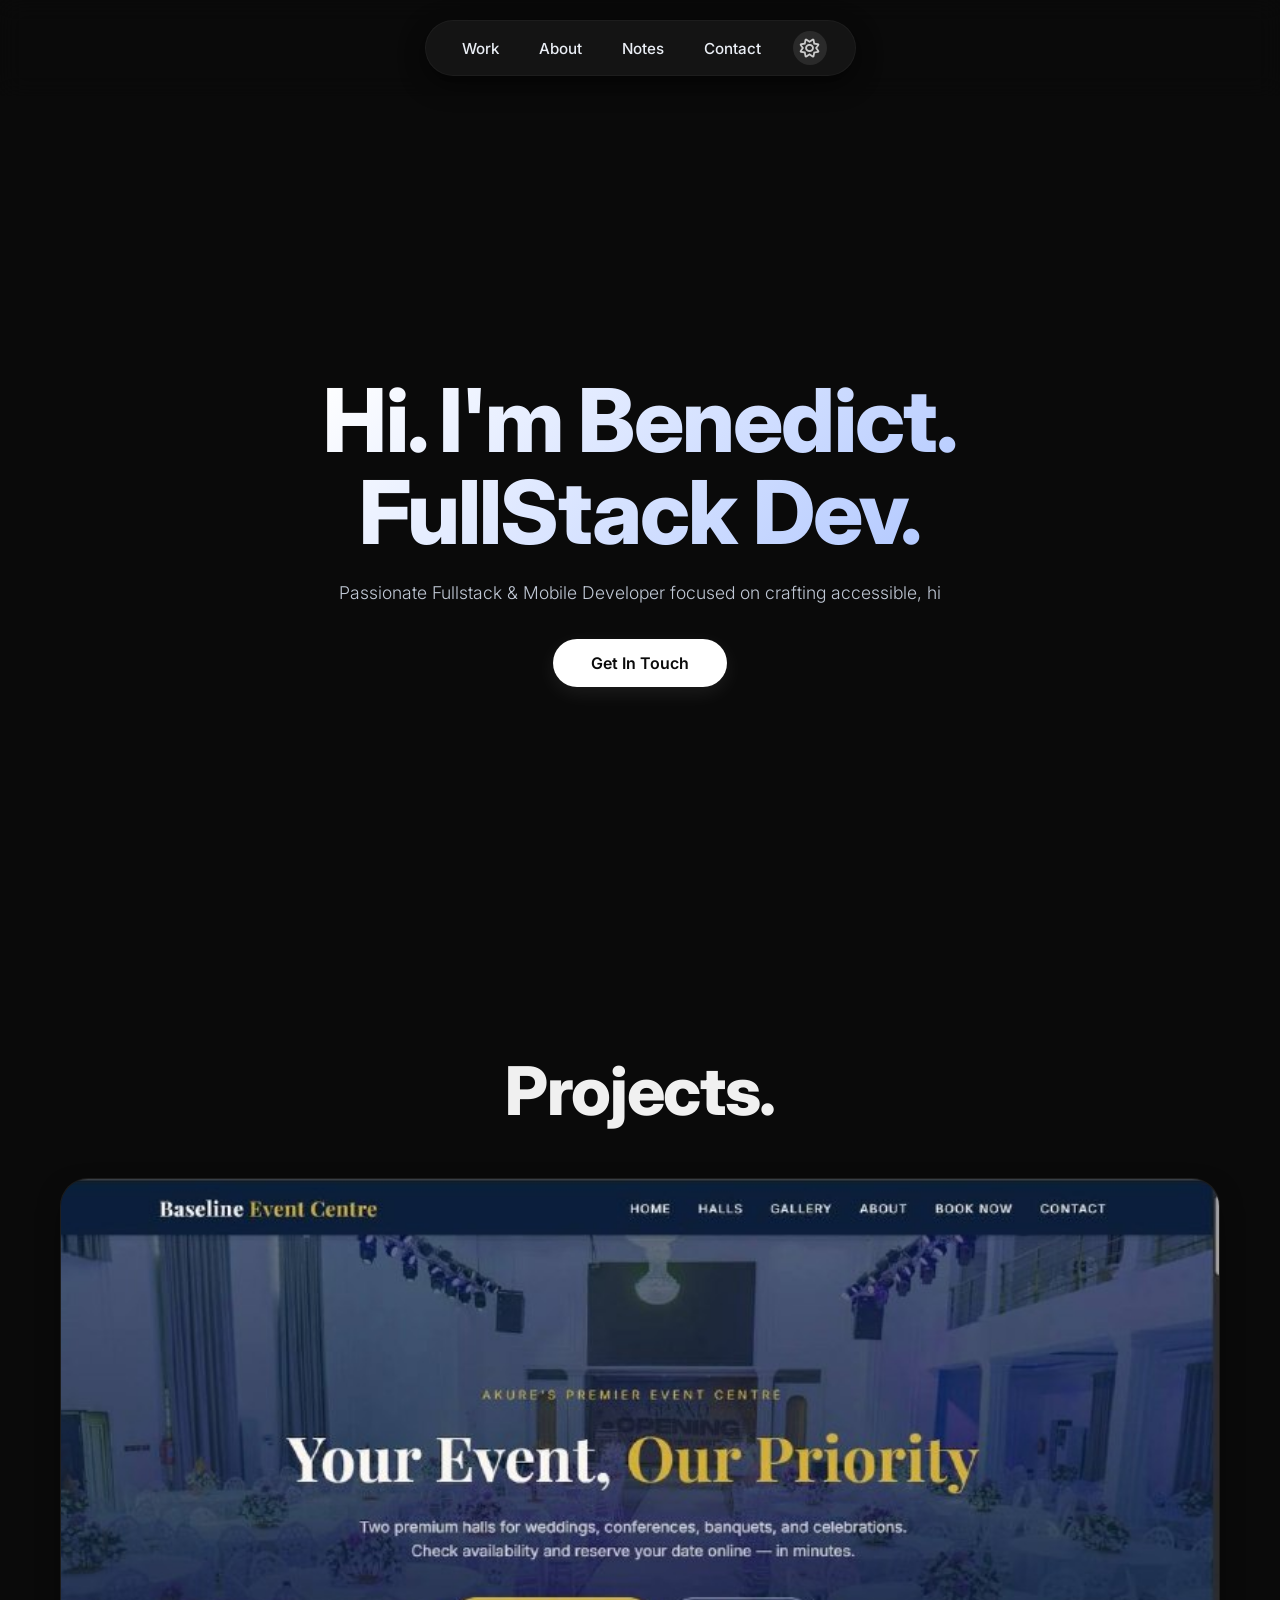
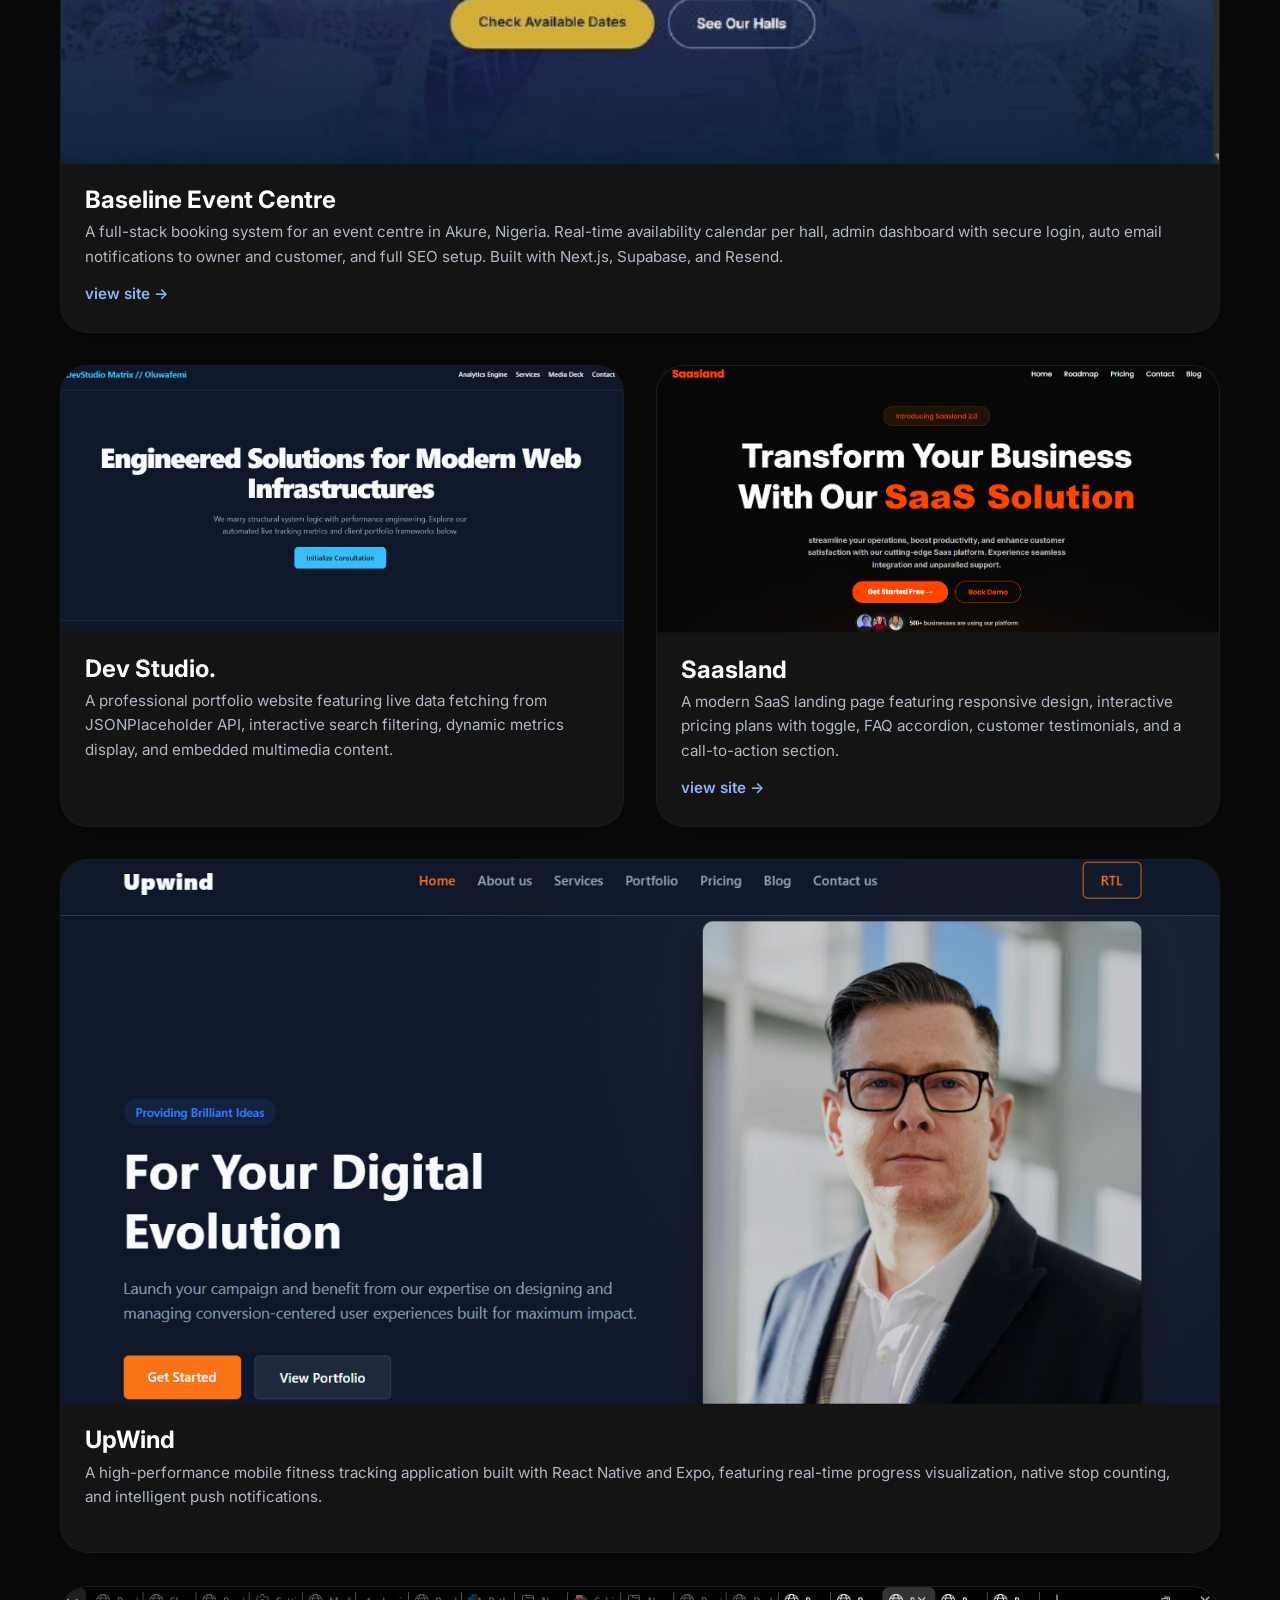
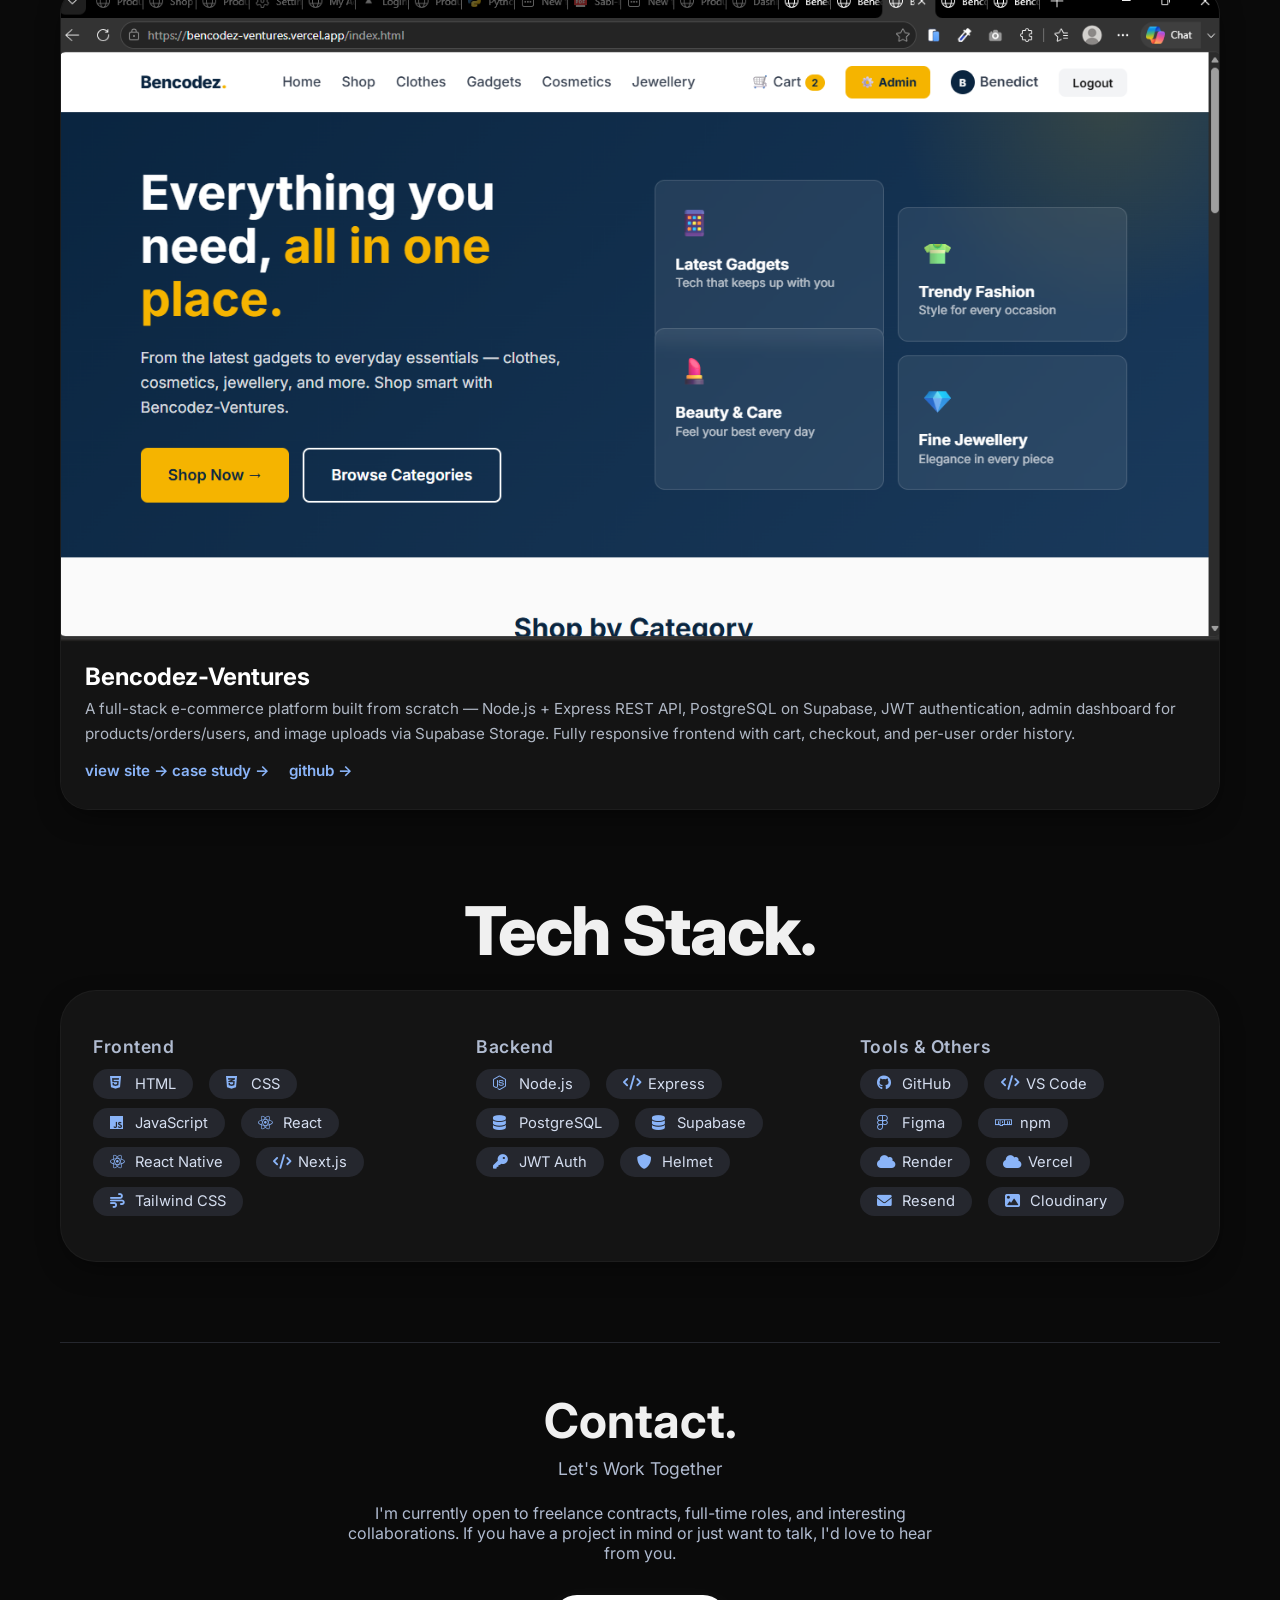
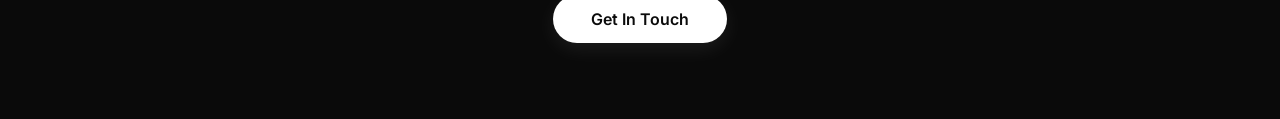
<file: index.html>
<!DOCTYPE html>
<html lang="en">
<head>
  <meta charset="UTF-8" />
  <meta name="viewport" content="width=device-width, initial-scale=1.0" />
  <title>Benedict · FullStack Dev</title>
  <!-- Google Font: Inter -->
  <link rel="preconnect" href="https://fonts.googleapis.com" />
  <link rel="preconnect" href="https://fonts.gstatic.com" crossorigin />
  <link href="https://fonts.googleapis.com/css2?family=Inter:opsz,wght@14..32,300;14..32,400;14..32,600;14..32,700;14..32,800&display=swap" rel="stylesheet" />
  <link rel="stylesheet" href="https://cdnjs.cloudflare.com/ajax/libs/font-awesome/6.0.0-beta3/css/all.min.css" />
  <link rel="stylesheet" href="./style4.css" />
</head>
<body>
  <header>
    <section class="nav-bar">
      <div class="nav-links">
        <a href="#">Work</a>
        <a href="../about-page/index.html">About</a>
        <a href="../notes-page/index.html">Notes</a>
        <a href="../contact/index.html">Contact</a>
        <span class="mode"><i class="fa-regular fa-moon"></i></span>
      </div>
    </section>
    <section class="hero-section">
      <h1 class="hero-main">Hi. I'm Benedict. <br />FullStack Dev.</h1>
      <p class="hero-text">Passionate Fullstack & Mobile Developer focused on crafting accessible, high-performance, and user-centric web and mobile interfaces.</p>
      <a href="../contact/index.html" class="hero-btn">Get In Touch</a>
    </section>
  </header>

  <main>
    <!-- Projects -->
    <div class="projects">
      <div class="projects-header">
        <h1 class="main-h1">Projects.</h1>
      </div>

      <div class="projects-boxes">
        <!-- GROUP 1: Baseline Event Centre -->
        <div class="project-group group-box1">
          <div class="project-card">
            <div class="card-img">
              <a href="https://baselineeventcentre.com" target="_blank" rel="noopener noreferrer">
                <img src="/images/baslin.jpg" alt="Baseline Event Centre" />
              </a>
            </div>
            <div class="card-desc">
              <h3>Baseline Event Centre</h3>
              <p>A full-stack booking system for an event centre in Akure, Nigeria. Real-time availability calendar per hall, admin dashboard with secure login, auto email notifications to owner and customer, and full SEO setup. Built with Next.js, Supabase, and Resend.</p>
              <a href="https://baselineeventcentre.com" target="_blank" rel="noopener noreferrer" class="card-link">view site →</a>
            </div>
          </div>
        </div>

        <!-- GROUP 2: Speak fear + Xensionvrse -->
        <div class="project-group group-box2-3">
          <div class="project-card">
            <div class="card-img">
              <img src="../images/Screenshot 2026-07-06 151920.png" alt="Speak fear" />
            </div>
            <div class="card-desc">
              <h3>Dev Studio.</h3>
              <p>A professional portfolio website featuring live data fetching from JSONPlaceholder API, interactive search filtering, dynamic metrics display, and embedded multimedia content.</p>
            </div>
          </div>
          <div class="project-card">
            <div class="card-img">
              <img src="../images/Screenshot 2026-07-06 152011.png" alt="Xensionvrse" />
            </div>
            <div class="card-desc">
              <h3>Saasland</h3>
              <p> A modern SaaS landing page featuring responsive design, interactive pricing plans with toggle, FAQ accordion, customer testimonials, and a call-to-action section.</p>
              <a href="https://group3-project-nu.vercel.app/" class="card-link">view site →</a>
            </div>
          </div>
        </div>

        <!-- GROUP 3: FitLog -->
        <div class="project-group group-box4">
          <div class="project-card">
            <div class="card-img">
              <img src="../images/Screenshot 2026-07-06 152117.png" alt="FitLog" />
            </div>
            <div class="card-desc">
              <h3>UpWind</h3>
              <p>A high-performance mobile fitness tracking application built with React Native and Expo, featuring real-time progress visualization, native stop counting, and intelligent push notifications.</p>
            </div>
          </div>
        </div>

        <!-- GROUP 4: Bencodez-Ventures -->
        <div class="project-group group-box1">
          <div class="project-card">
            <div class="card-img">
               <a href="case-study.html"><img src="/images/landing.png" alt="Bencodez-Ventures"></a>
            </div>
            <div class="card-desc">
              <h3>Bencodez-Ventures</h3>
              <p>A full-stack e-commerce platform built from scratch — Node.js + Express REST API, PostgreSQL on Supabase, JWT authentication, admin dashboard for products/orders/users, and image uploads via Supabase Storage. Fully responsive frontend with cart, checkout, and per-user order history.</p>
              <a href="https://bencodez-ventures.vercel.app" target="_blank" rel="noopener noreferrer" class="card-link">view site →</a>
              <a href="case-study.html" class="card-link">case study →</a>
              <a href="https://github.com/oluwafemiadebayo57-dot/bencodez-ventures" target="_blank" rel="noopener noreferrer" class="card-link" style="margin-left: 1rem;">github →</a>
            </div>
          </div>
        </div>

      </div>
    </div>

    <!-- Tech Stack -->
    <div class="main-tech-stack">
      <div class="tech-stack-header">
        <div class="tech-stack-h1">Tech Stack.</div>
      </div>
      <div class="tech-stack">
        <div class="front-end">
          <h3>Frontend</h3>
          <div class="tool-grid">
            <span><i class="fab fa-html5"></i> HTML</span>
            <span><i class="fab fa-css3-alt"></i> CSS</span>
            <span><i class="fab fa-js"></i> JavaScript</span>
            <span><i class="fab fa-react"></i> React</span>
            <span><i class="fab fa-react"></i> React Native</span>
            <span><i class="fas fa-code"></i> Next.js</span>
            <span><i class="fas fa-wind"></i> Tailwind CSS</span>
          </div>
        </div>
        <div class="back-end">
          <h3>Backend</h3>
          <div class="tool-grid">
            <span><i class="fab fa-node-js"></i> Node.js</span>
            <span><i class="fas fa-code"></i> Express</span>
            <span><i class="fas fa-database"></i> PostgreSQL</span>
            <span><i class="fas fa-database"></i> Supabase</span>
            <span><i class="fas fa-key"></i> JWT Auth</span>
            <span><i class="fas fa-shield-alt"></i> Helmet</span>
          </div>
        </div>
        <div class="tools">
          <h3>Tools &amp; Others</h3>
          <div class="tool-grid">
            <span><i class="fab fa-github"></i> GitHub</span>
            <span><i class="fas fa-code"></i> VS Code</span>
            <span><i class="fab fa-figma"></i> Figma</span>
            <span><i class="fab fa-npm"></i> npm</span>
            <span><i class="fas fa-cloud"></i> Render</span>
            <span><i class="fas fa-cloud"></i> Vercel</span>
            <span><i class="fas fa-envelope"></i> Resend</span>
            <span><i class="fas fa-image"></i> Cloudinary</span>
          </div>
        </div>
      </div>
    </div>

    <!-- Contact / Let's Work Together -->
    <div class="contact-section">
      <div class="contact-inner">
        <h2>Contact.</h2>
        <p class="contact-sub">Let's Work Together</p>
        <p class="contact-text">I'm currently open to freelance contracts, full-time roles, and interesting collaborations. If you have a project in mind or just want to talk, I'd love to hear from you.</p>
        <a href="/contact/index.html" class="hero-btn">Get In Touch</a>
      </div>
    </div>
  </main>
  <script src="script.js"></script>
</body>
</html>
</file>
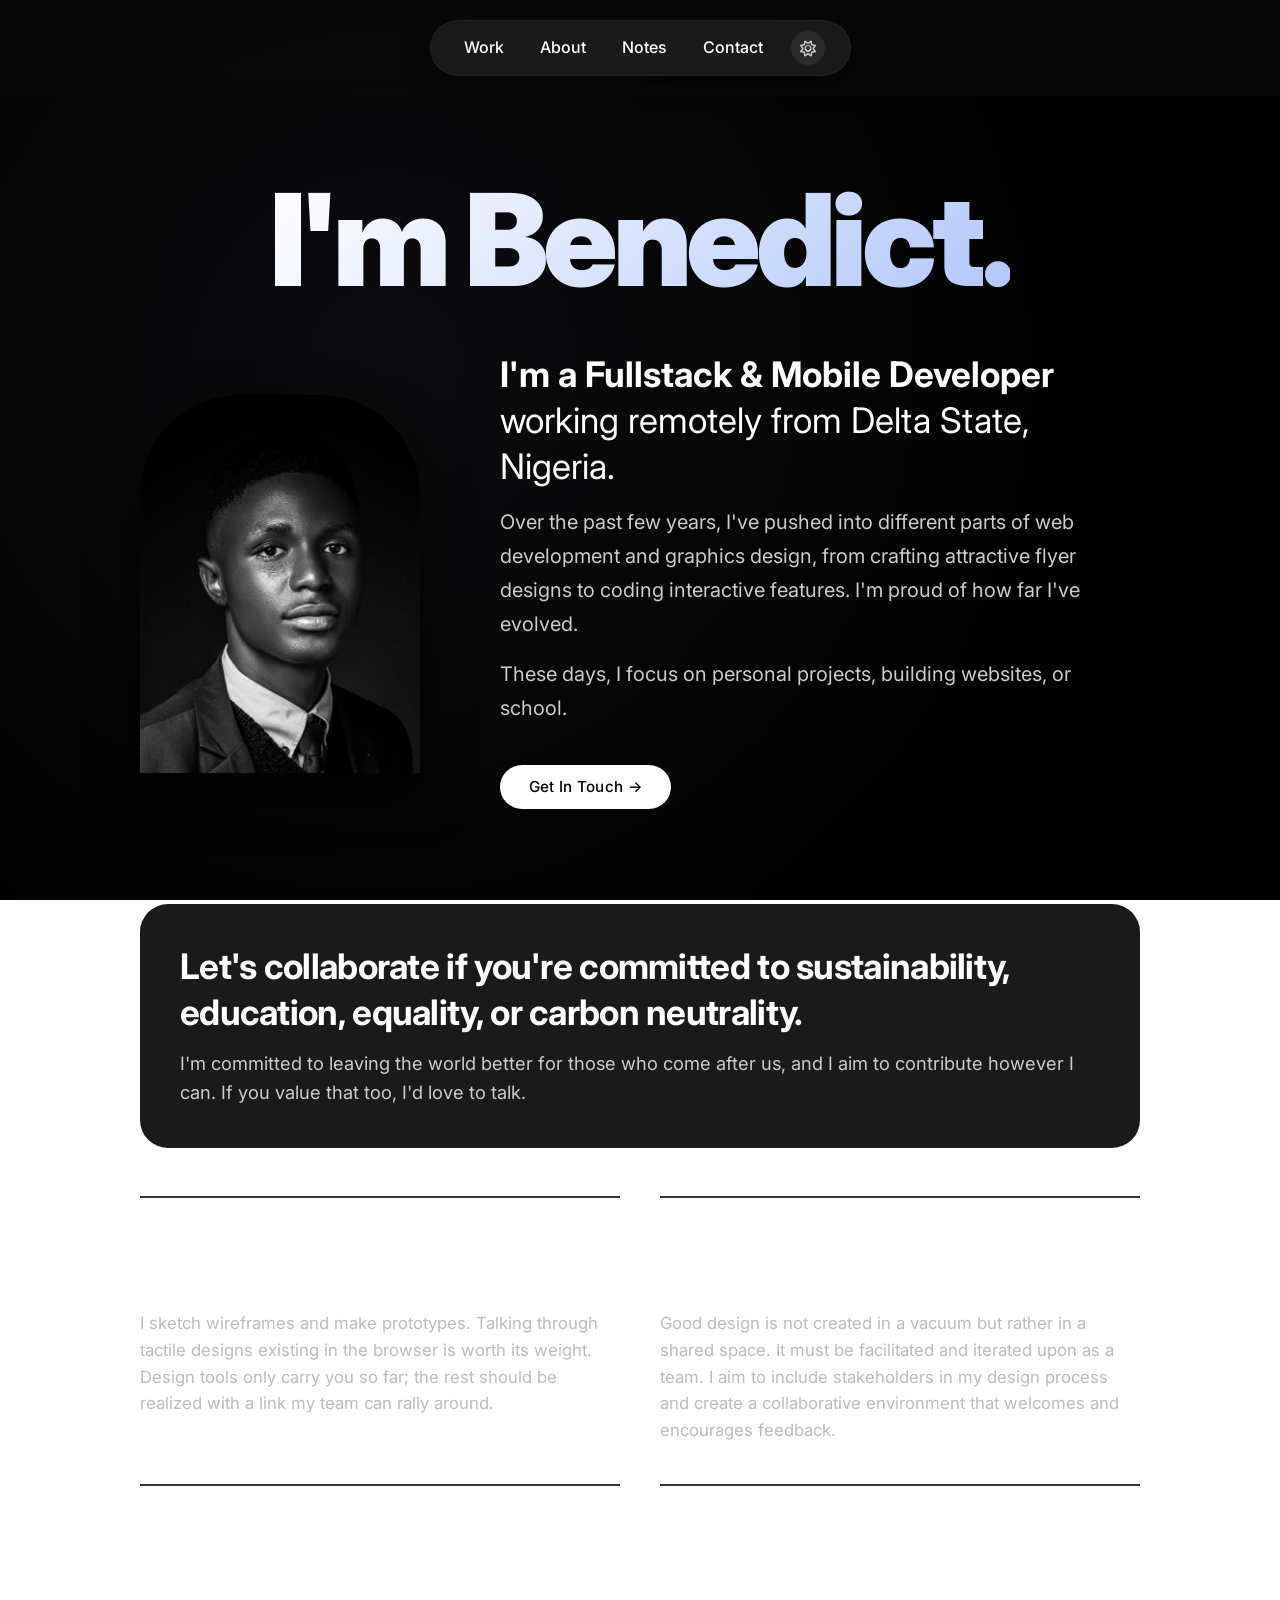
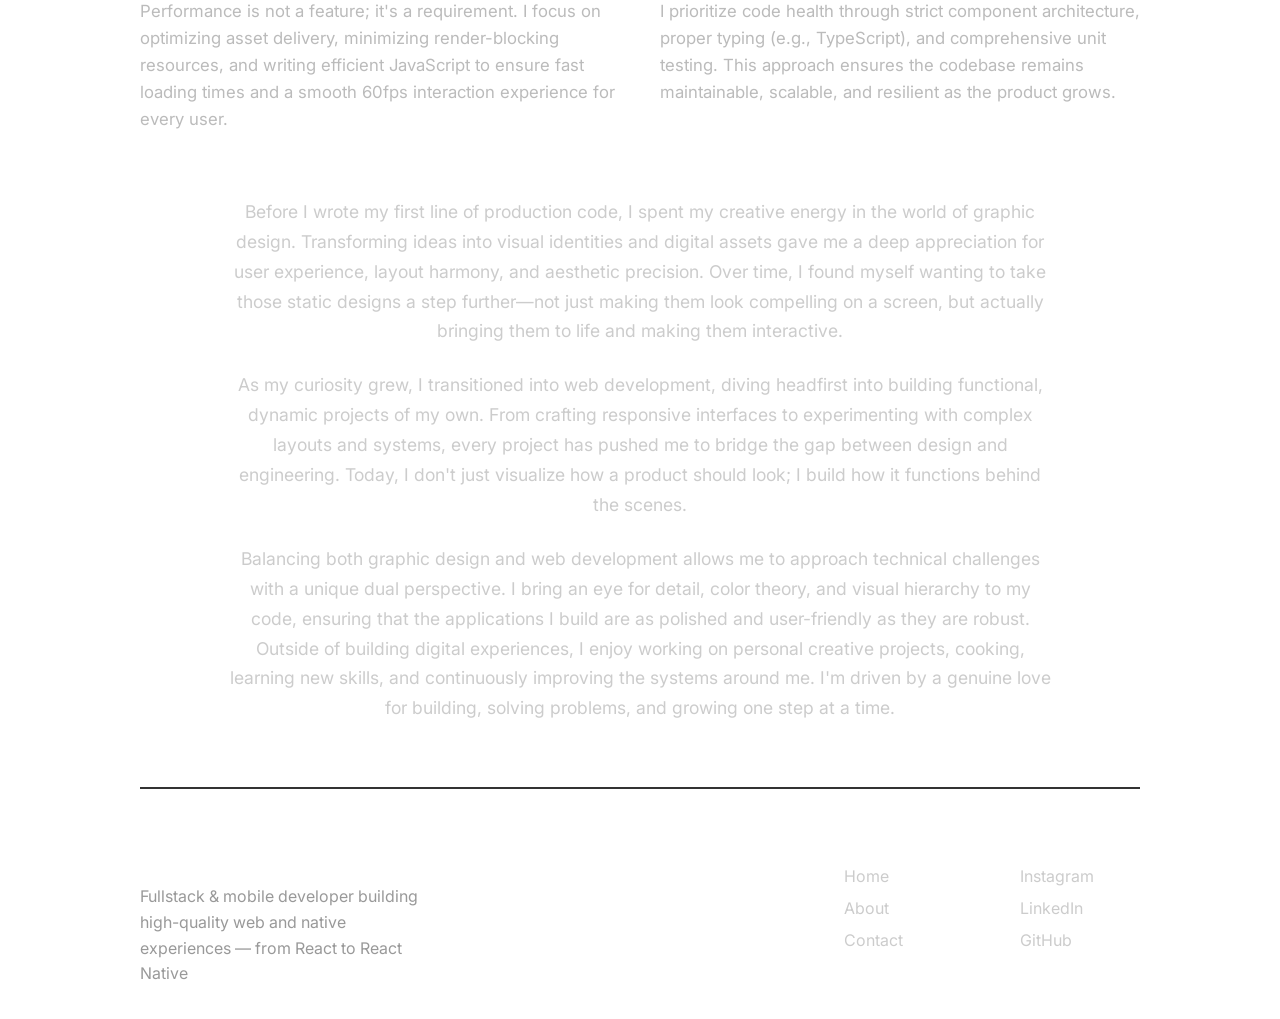
<file: about-page/index.html>
<!DOCTYPE html>
<html lang="en">

<head>
  <meta charset="UTF-8">
  <meta name="viewport" content="width=device-width, initial-scale=1.0, maximum-scale=5.0">
  <title>Benedict · fullstack & mobile</title>
  <meta name="description"
    content="Benedict – fullstack & mobile developer from Rivers, Nigeria. Building sustainable, performant digital experiences.">
  <link rel="preconnect" href="https://fonts.googleapis.com" />
  <link rel="preconnect" href="https://fonts.gstatic.com" crossorigin />
  <link
    href="https://fonts.googleapis.com/css2?family=Inter:opsz,wght@14..32,300;14..32,400;14..32,600;14..32,700;14..32,800&display=swap"
    rel="stylesheet" />
  <link rel="stylesheet" href="https://cdnjs.cloudflare.com/ajax/libs/font-awesome/6.5.1/css/all.min.css"
    integrity="sha512-DTOQO9RWCH3ppGqcWaEA1BIZOC6xxalwEsw9c2QQeAIftl+Vegovlnee1c9QX4TctnWMn13TZye+giMm8e2LwA=="
    crossorigin="anonymous" referrerpolicy="no-referrer" />
  <link rel="stylesheet" href="style.css">
</head>

<body>
  <!-- pure black background -->
  <div class="bg-black"></div>
  <div class="bg-overlay"></div>

  <!-- Header / Hero - centered with 100vh -->
  <section class="nav-bar">
    <div class="nav-links">
      <a href="../index.html">Work</a>
      <a href="../about-page/index.html">About</a>
      <a href="../notes-page/index.html">Notes</a>
      <a href="../contact/index.html">Contact</a>
      <span class="mode"><i class="fa-regular fa-moon"></i></span>
    </div>
  </section>
  <header class="hero-header">
    
    <h1 class="hero__title">I'm Benedict.</h1>

    <div class="hero-side">
      <div class="hero-img">
        <img src="../images/IMG_8774.JPG" loading="lazy" fetchpriority="high" alt="Benedict profile" class="hero__image">
      </div>
      <div class="hero-content">
        <p class="hero__subtitle">
          <strong>I'm a Fullstack &amp; Mobile Developer</strong> working remotely from Delta State, Nigeria.
        </p>
        <p class="hero__text"> Over the past few years, I've pushed into different parts of web development and graphics design, from
          crafting attractive flyer designs to coding interactive features. I'm proud of how far I've evolved.
        </p>
        <p class="hero__text">
          These days, I focus on personal projects, building websites, or school.
        </p>
        <a href="../contact/index.html" class="cta-link">Get In Touch →</a>
      </div>
    </div>
  </header>

  <main class="container">

    <!-- Callout -->
    <section class="callout">
      <h2 class="callout__title">
        Let's collaborate if you're committed to sustainability, education, equality, or carbon neutrality.
      </h2>
      <p class="callout__text">
        I'm committed to leaving the world better for those who come after us, and I aim to contribute however I can. If
        you value that too, I'd love to talk.
      </p>
    </section>

    <!-- Pillars -->
    <section class="pillars">
      <article class="pillar">
        <span class="pillar__number">01</span>
        <h3 class="pillar__heading">Make it</h3>
        <p class="pillar__description">
          I sketch wireframes and make prototypes. Talking through tactile designs existing in the browser is worth its
          weight. Design tools only carry you so far; the rest should be realized with a link my team can rally around.
        </p>
      </article>

      <article class="pillar">
        <span class="pillar__number">02</span>
        <h3 class="pillar__heading">Collaborate</h3>
        <p class="pillar__description">
          Good design is not created in a vacuum but rather in a shared space. It must be facilitated and iterated upon
          as a team. I aim to include stakeholders in my design process and create a collaborative environment that
          welcomes and encourages feedback.
        </p>
      </article>

      <article class="pillar">
        <span class="pillar__number">03</span>
        <h3 class="pillar__heading">Build Performant Code</h3>
        <p class="pillar__description">
          Performance is not a feature; it's a requirement. I focus on optimizing asset delivery, minimizing
          render-blocking resources, and writing efficient JavaScript to ensure fast loading times and a smooth 60fps
          interaction experience for every user.
        </p>
      </article>

      <article class="pillar">
        <span class="pillar__number">04</span>
        <h3 class="pillar__heading">Maintain Quality &amp; Scale</h3>
        <p class="pillar__description">
          I prioritize code health through strict component architecture, proper typing (e.g., TypeScript), and
          comprehensive unit testing. This approach ensures the codebase remains maintainable, scalable, and resilient
          as the product grows.
        </p>
      </article>
    </section>

    <!-- Story -->
    <section class="story">
      <p class="story__text">
        Before I wrote my first line of production code, I spent my creative energy in the world of graphic design. Transforming ideas into visual identities and digital assets gave me a deep appreciation for user experience, layout harmony, and aesthetic precision. Over time, I found myself wanting to take those static designs a step further—not just making them look compelling on a screen, but actually bringing them to life and making them interactive.
      </p>
      <p class="story__text">
        As my curiosity grew, I transitioned into web development, diving headfirst into building functional, dynamic projects of my own. From crafting responsive interfaces to experimenting with complex layouts and systems, every project has pushed me to bridge the gap between design and engineering. Today, I don't just visualize how a product should look; I build how it functions behind the scenes.
      </p>
      <p class="story__text">
        Balancing both graphic design and web development allows me to approach technical challenges with a unique dual perspective. I bring an eye for detail, color theory, and visual hierarchy to my code, ensuring that the applications I build are as polished and user-friendly as they are robust. Outside of building digital experiences, I enjoy working on personal creative projects, cooking, learning new skills, and continuously improving the systems around me. I'm driven by a genuine love for building, solving problems, and growing one step at a time.
      </p>
    </section>

    <!-- Footer -->
    <footer class="footer">
      <div class="footer__brand">
        <p class="footer__name">Benedict</p>
        <p class="footer__tagline">Fullstack &amp; mobile developer building high-quality web and native experiences —
          from React to React Native</p>
      </div>

      <nav class="footer__nav">
        <span class="footer__nav-label">Quick Links</span>
        <ul class="footer__nav-list">
          <li><a href="../index.html">Home</a></li>
          <li><a href="../about-page/index.html">About</a></li>
          <li><a href="../contact/index.html">Contact</a></li>
        </ul>
      </nav>

      <div class="footer__contact">
        <span class="footer__contact-label">Get In Touch</span>
        <ul class="footer__contact-list">
          <li><a href="https://www.instagram.com/ab__phics?igsh=cThmdHA3OWdqbjVi&utm_source=qr" target="_blank" rel="noopener noreferrer">Instagram</a>
          </li>
          <li><a href="https://www.linkedin.com/in/oluwafemi-adebayo-6716b23a6?utm_source=share_via&utm_content=profile&utm_medium=member_ios" target="_blank" rel="noopener noreferrer">LinkedIn</a></li>
          <li><a href="https://github.com/oluwafemi-adebayo" target="_blank" rel="noopener noreferrer">GitHub</a></li>
        </ul>
      </div>
    </footer>

  </main>
  <script src="script.js"></script>
</body>

</html>
</file>
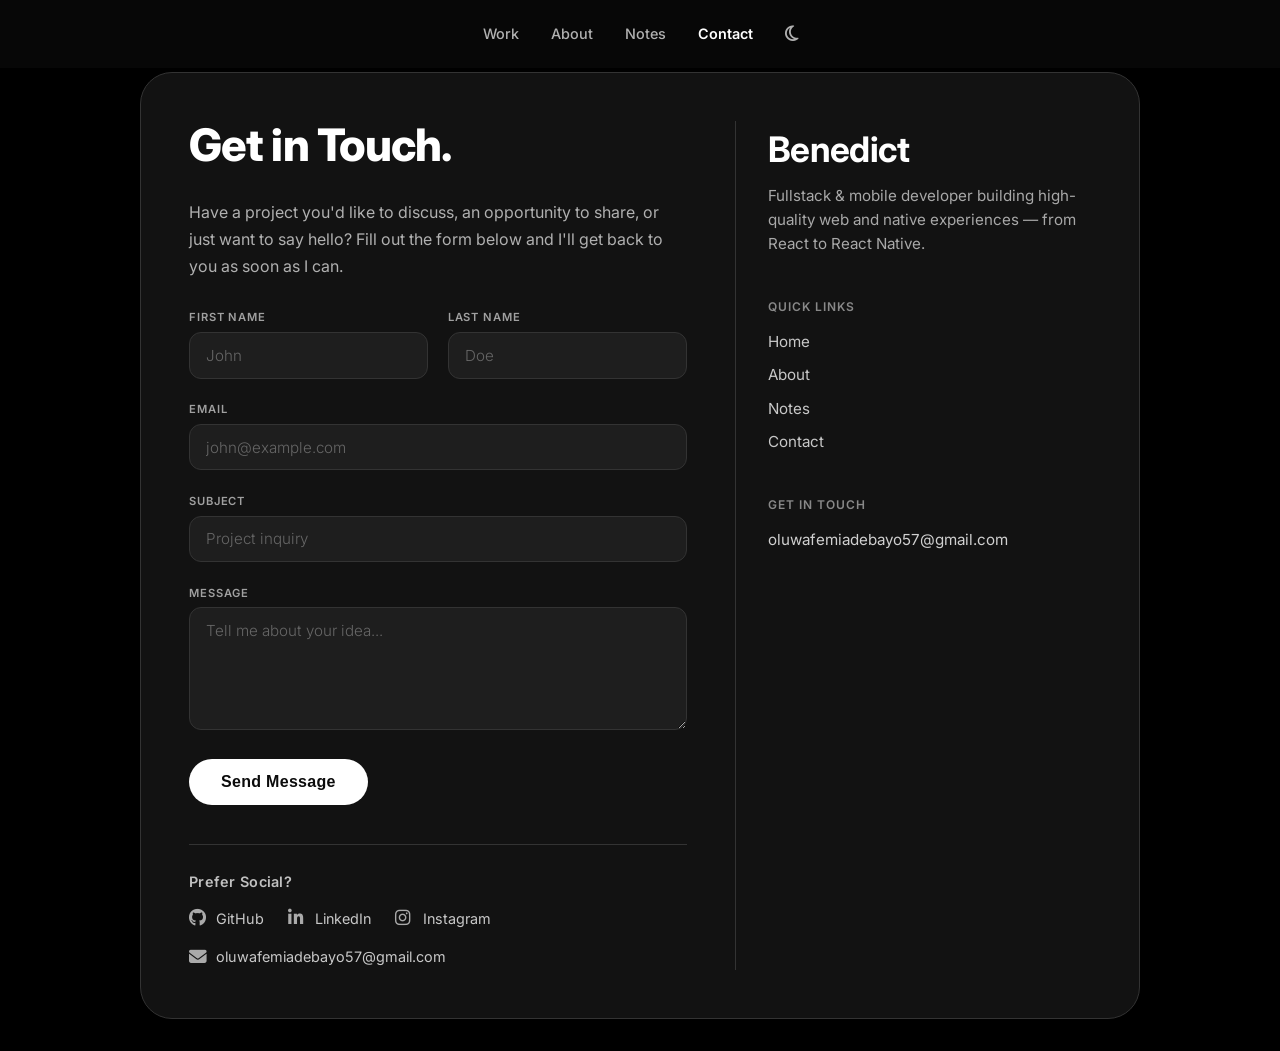
<file: contact/index.html>
<!DOCTYPE html>
<html lang="en">
<head>
  <meta charset="UTF-8" />
  <meta name="viewport" content="width=device-width, initial-scale=1.0, maximum-scale=5.0" />
  <title>Get in Touch · Benedict</title>
  <meta name="description" content="Contact Benedict – fullstack & mobile developer." />
  <link rel="preconnect" href="https://fonts.googleapis.com" />
  <link rel="preconnect" href="https://fonts.gstatic.com" crossorigin />
  <link href="https://fonts.googleapis.com/css2?family=Inter:opsz,wght@14..32,300;400;500;600;700;800&display=swap" rel="stylesheet" />
  <link rel="stylesheet" href="https://cdnjs.cloudflare.com/ajax/libs/font-awesome/6.5.0/css/all.min.css" />
  <link rel="stylesheet" href="style.css" />
</head>
<body>
  <!-- NAVIGATION BAR -->
  <nav class="main-nav">
    <div class="nav-container">
      <ul class="nav-links">
        <li><a href="../index.html" class="nav-link">Work</a></li>
        <li><a href="/about-page/index.html" class="nav-link">About</a></li>
        <li><a href="/notes-page/index.html" class="nav-link">Notes</a></li>
        <li><a href="/contact/index.html" class="nav-link active">Contact</a></li>
        <li><span class="mode-toggle" id="modeToggle"><i class="fa-regular fa-moon"></i></span></li>
      </ul>
    </div>
  </nav>

  <main class="contact-wrapper">
    <div class="contact-content">
      <!-- LEFT: FORM -->
      <section class="contact-form">
        <h1 class="form-title">Get in Touch.</h1>
        <p class="form-intro">
          Have a project you'd like to discuss, an opportunity to share, or just want to say hello? Fill out the form below and I'll get back to you as soon as I can.
        </p>

        <form id="contactForm" class="contact-form__fields" novalidate>
          <!-- Web3Forms Configuration -->
          <input type="hidden" name="access_key" value="34e7250a-911c-401b-af9e-caf27137ac01">
          <input type="hidden" name="subject" value="New Contact Form Submission from Benedict Portfolio">
          <input type="hidden" name="from_name" value="Benedict Portfolio Contact Form">
          <!-- Optional: Add redirect after success -->
          <!-- <input type="hidden" name="redirect" value="https://yourwebsite.com/thank-you.html"> -->
          
          <div class="form-row">
            <div class="form-group">
              <label for="firstName">FIRST NAME</label>
              <input type="text" id="firstName" name="firstName" placeholder="John" required />
            </div>
            <div class="form-group">
              <label for="lastName">LAST NAME</label>
              <input type="text" id="lastName" name="lastName" placeholder="Doe" required />
            </div>
          </div>

          <div class="form-group">
            <label for="email">EMAIL</label>
            <input type="email" id="email" name="email" placeholder="john@example.com" required />
          </div>

          <div class="form-group">
            <label for="subject">SUBJECT</label>
            <input type="text" id="subjectField" name="subjectField" placeholder="Project inquiry" required />
          </div>

          <div class="form-group">
            <label for="message">MESSAGE</label>
            <textarea id="message" name="message" rows="5" placeholder="Tell me about your idea..." required></textarea>
          </div>

          <button type="submit" class="send-btn">Send Message</button>
        </form>

        <div class="social-pref">
          <h3>Prefer Social?</h3>
          <ul class="social-icons">
            <li><a href="https://github.com/oluwafemi-adebayo"><i class="fab fa-github"></i> GitHub</a></li>
            <li><a href="https://www.linkedin.com/in/oluwafemi-adebayo-6716b23a6?utm_source=share_via&utm_content=profile&utm_medium=member_ios" target="_blank"><i class="fab fa-linkedin-in"></i> LinkedIn</a></li>
            <li><a href="https://www.instagram.com/ab__phics?igsh=cThmdHA3OWdqbjVi&utm_source=qr" target="_blank"><i class="fa-brands fa-instagram"></i> Instagram</a></li>
            <li><a href="mailto:oluwafemiadebayo57@gmail.com"><i class="fas fa-envelope"></i> oluwafemiadebayo57@gmail.com</a></li>
          </ul>
        </div>
      </section>

      <!-- RIGHT: INFO PANEL -->
      <aside class="contact-info">
        <div class="info-brand">
          <p class="brand-name">Benedict</p>
          <p class="brand-tagline">
            Fullstack &amp; mobile developer building high-quality web and native experiences — from React to React Native.
          </p>
        </div>

        <nav class="info-nav">
          <h4>Quick Links</h4>
          <ul>
            <li><a href="../index.html">Home</a></li>
            <li><a href="/about-page/index.html">About</a></li>
            <li><a href="/notes-page/index.html">Notes</a></li>
            <li><a href="/contact/index.html">Contact</a></li>
          </ul>
        </nav>

        <div class="info-contact">
          <h4>Get in Touch</h4>
          <p><a href="mailto:oluwafemiadebayo57@gmail.com">oluwafemiadebayo57@gmail.com</a></p>
        </div>
      </aside>
    </div>
  </main>

  <script src="script.js"></script>
</body>
</html>
</file>
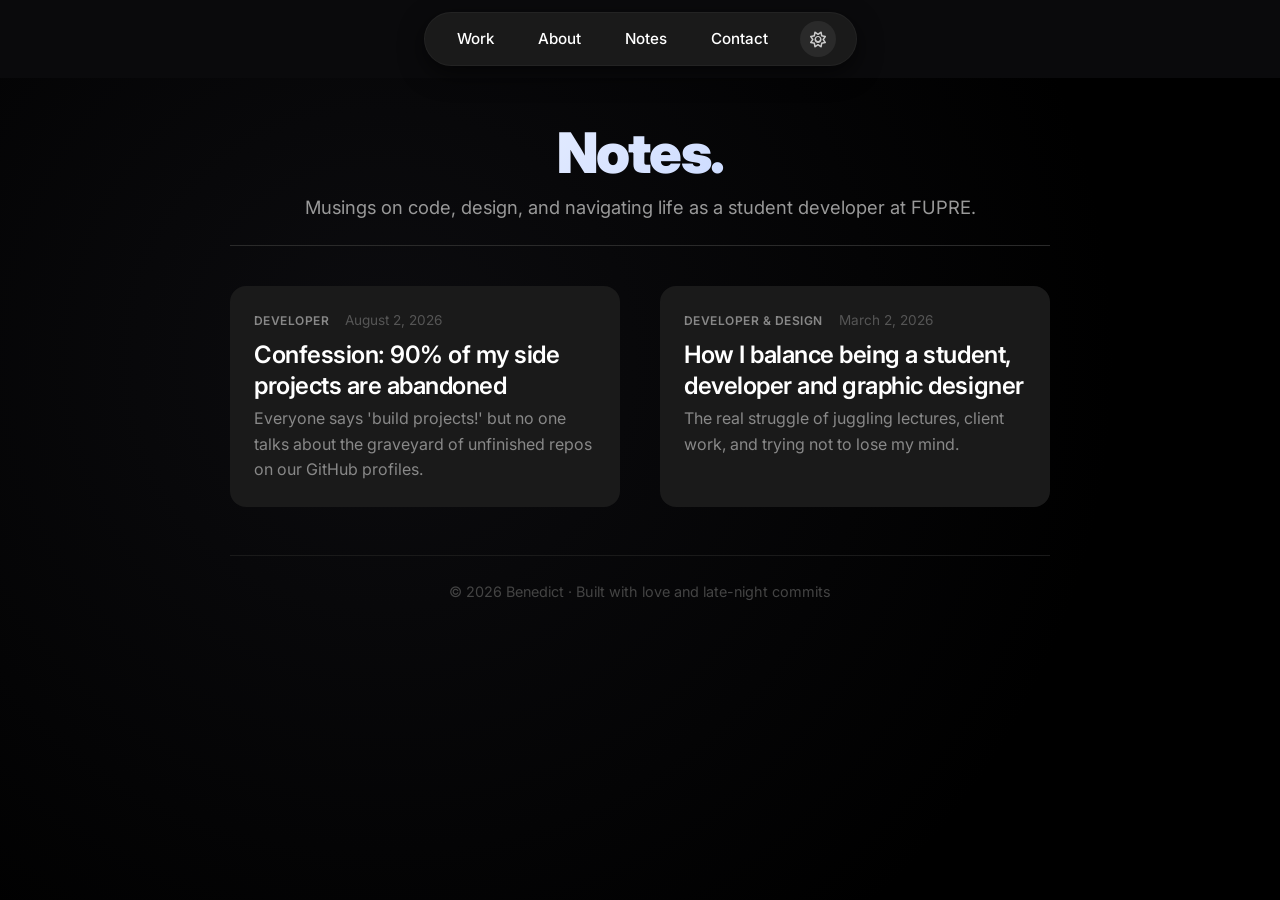
<file: notes-page/index.html>
<!DOCTYPE html>
<html lang="en">
<head>
  <meta charset="UTF-8">
  <meta name="viewport" content="width=device-width, initial-scale=1.0">
  <title>BENEDICT · Notes</title>
  <meta name="description" content="Musings on code, design, and navigating life as a student developer at FUTO.">
  <link rel="preconnect" href="https://fonts.googleapis.com" />
  <link rel="preconnect" href="https://fonts.gstatic.com" crossorigin />
  <link
    href="https://fonts.googleapis.com/css2?family=Inter:opsz,wght@14..32,300;14..32,400;14..32,600;14..32,700;14..32,800&display=swap"
    rel="stylesheet" />
  <link rel="stylesheet" href="https://cdnjs.cloudflare.com/ajax/libs/font-awesome/6.5.1/css/all.min.css"
    integrity="sha512-DTOQO9RWCH3ppGqcWaEA1BIZOC6xxalwEsw9c2QQeAIftl+Vegovlnee1c9QX4TctnWMn13TZye+giMm8e2LwA=="
    crossorigin="anonymous" referrerpolicy="no-referrer" />
  <link rel="stylesheet" href="style.css">
</head>
<body>
  <!-- pure black background -->
  <div class="bg-black"></div>
  <div class="bg-overlay"></div>

  <main class="container">

    <!-- Header -->
    <header class="page-header">
      <section class="nav-bar">
        <div class="nav-links">
          <a href="/index.html">Work</a>
          <a href="../about-page/index.html" target="_blank" rel="noopener noreferrer">About</a>
          <a href="../notes-page/index.html">Notes</a>
          <a href="../contact/index.html">Contact</a>
          <span class="mode"><i class="fa-regular fa-moon"></i></span>
        </div>
      </section>      
      <h1 class="page-title">Notes.</h1>
      <p class="page-subtitle">
        Musings on code, design, and navigating life as a student developer at FUPRE.
      </p>
    </header>

    <!-- Notes List -->
    <section class="notes-list">

      <!-- Note Item -->
      <article class="note-item">
        <div class="note-meta">
          <span class="note-category">Developer</span>
          <span class="note-date">August 2, 2026</span>
        </div>
        <h2 class="note-title">
          <a href="../notes-page/notes/note1/index.html">Confession: 90% of my side projects are abandoned</a>
        </h2>
        <p class="note-excerpt">
          Everyone says 'build projects!' but no one talks about the graveyard of unfinished repos on our GitHub profiles.
        </p>
      </article>

      <!-- Note Item -->
      <article class="note-item">
        <div class="note-meta">
          <span class="note-category">Developer & Design</span>
          <span class="note-date">March 2, 2026</span>
        </div>
        <h2 class="note-title">
          <a href="../notes-page/notes/note2/index.html">How I balance being a student, developer and graphic designer</a>
        </h2>
        <p class="note-excerpt">
          The real struggle of juggling lectures, client work, and trying not to lose my mind.
        </p>
      </article>

    </section>

    <!-- Footer -->
    <footer class="footer">
      <p class="footer-text">&copy; 2026 Benedict · Built with love and late-night commits</p>
    </footer>

  </main>
  <script src="script.js"></script>
</body>
</html>
</file>
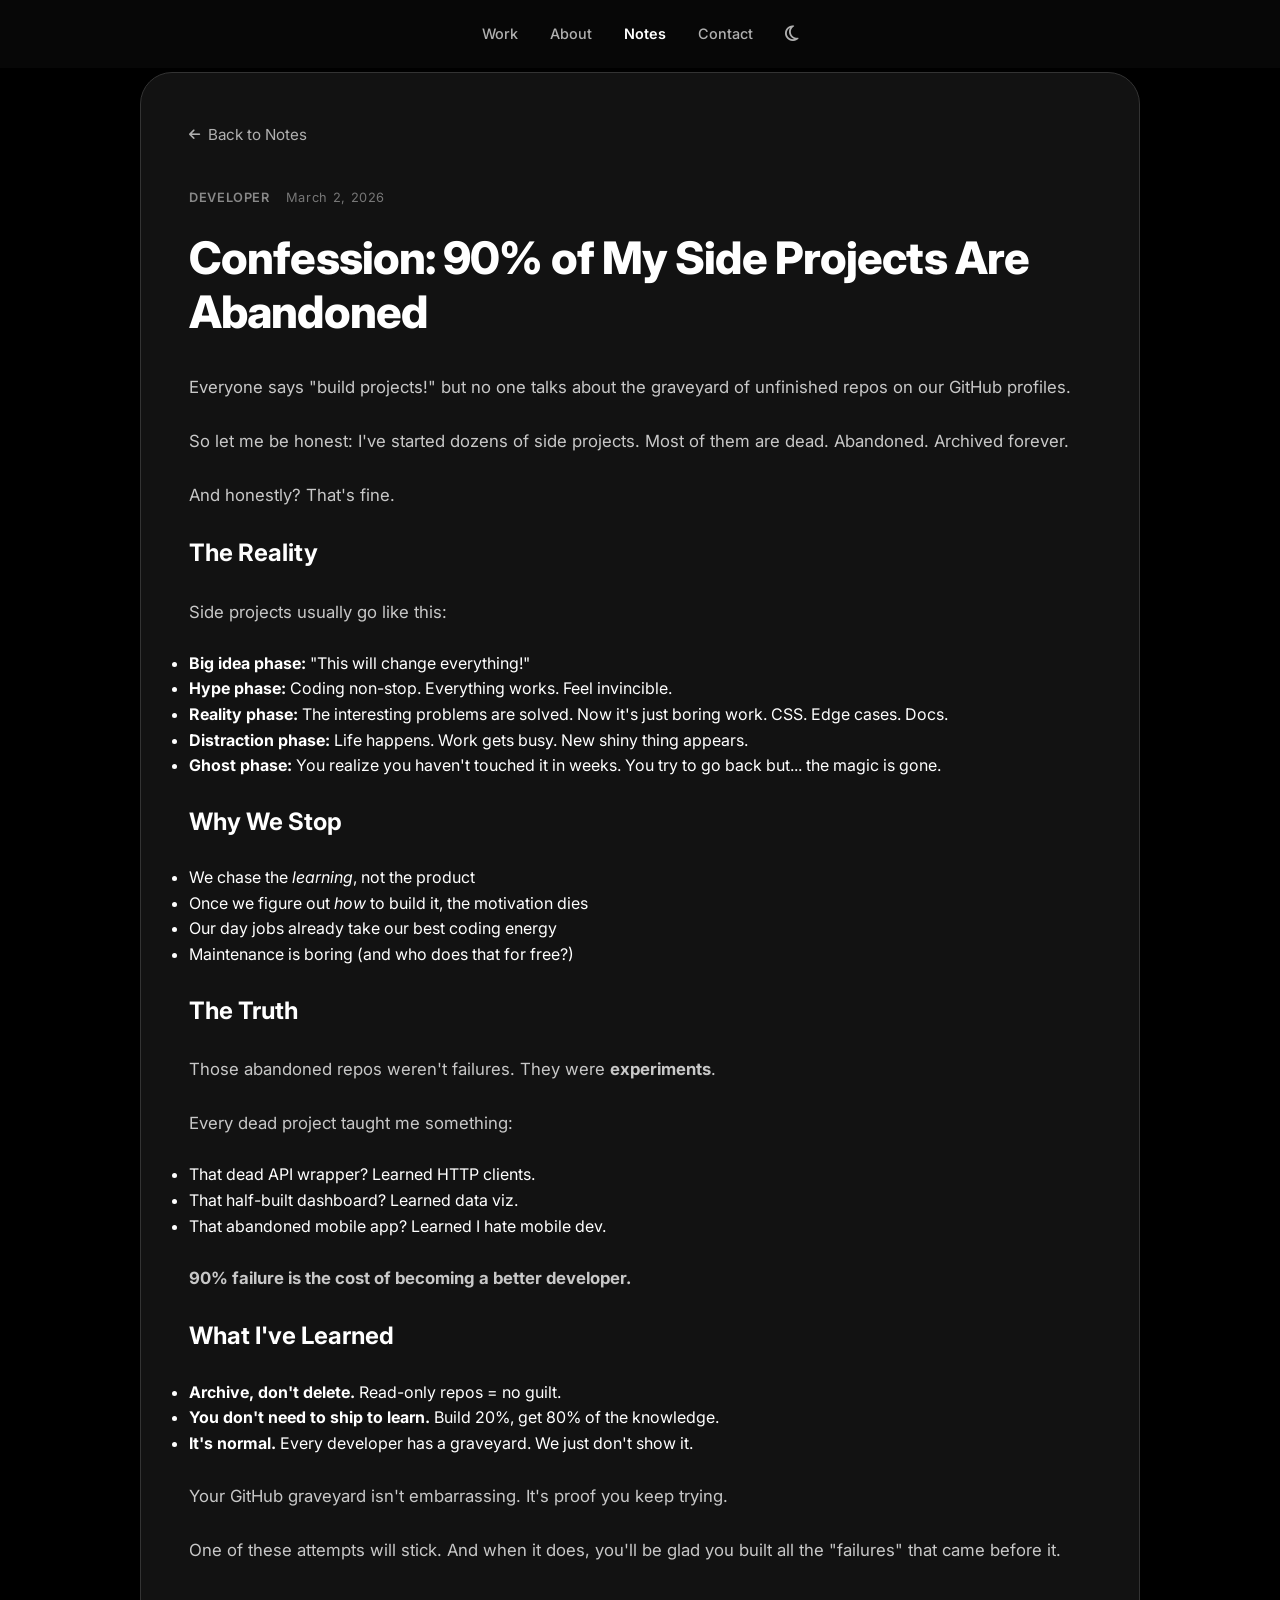
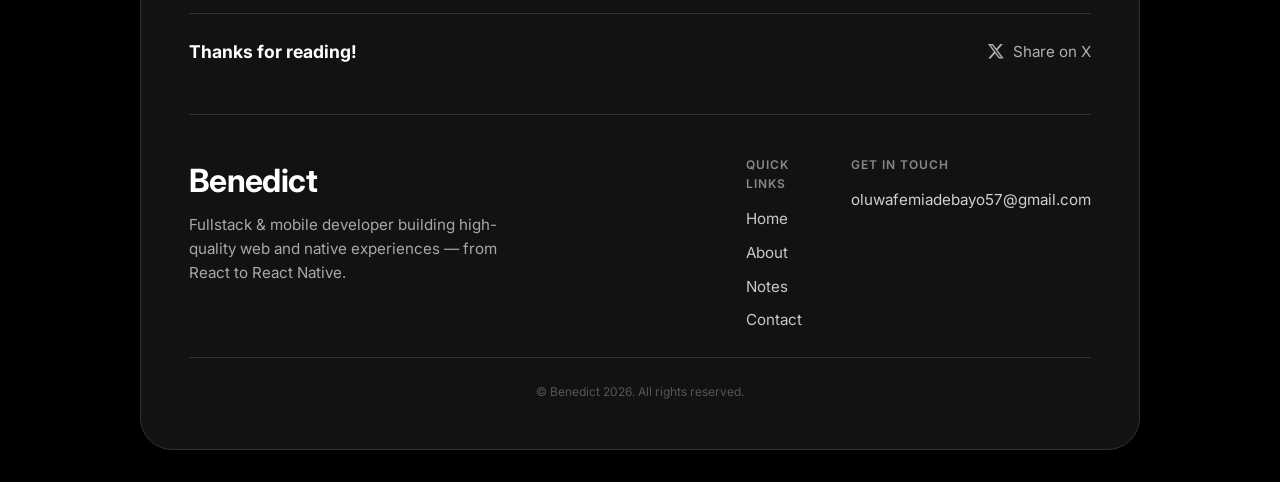
<file: notes-page/notes/note1/index.html>
<!DOCTYPE html>
<html lang="en">
<head>
  <meta charset="UTF-8" />
  <meta name="viewport" content="width=device-width, initial-scale=1.0, maximum-scale=5.0" />
  <title>Confession: 90% of My Side Projects Are Abandoned · Benedict</title>
  <meta name="description" content="Confession: 90% of my side projects are abandoned - and why that's actually okay" />
  <link rel="preconnect" href="https://fonts.googleapis.com" />
  <link rel="preconnect" href="https://fonts.gstatic.com" crossorigin />
  <link href="https://fonts.googleapis.com/css2?family=Inter:opsz,wght@14..32,300;400;500;600;700;800&display=swap" rel="stylesheet" />
  <link rel="stylesheet" href="https://cdnjs.cloudflare.com/ajax/libs/font-awesome/6.5.0/css/all.min.css" />
  <link rel="stylesheet" href="style.css" />
</head>
<body>
  <!-- NAVIGATION BAR -->
  <nav class="main-nav">
    <div class="nav-container">
      <ul class="nav-links">
        <li><a href="/index.html" class="nav-link">Work</a></li>
        <li><a href="/about-page/index.html" class="nav-link">About</a></li>
        <li><a href="/notes-page/index.html" class="nav-link active">Notes</a></li>
        <li><a href="/contact/index.html" class="nav-link">Contact</a></li>
        <li><span class="mode-toggle" id="modeToggle"><i class="fa-regular fa-moon"></i></span></li>
      </ul>
    </div>
  </nav>

  <main class="blog-wrapper">
    <!-- BACK LINK -->
    <div class="back-link">
      <a href="/notes-page/index.html"><i class="fas fa-arrow-left"></i> Back to Notes</a>
    </div>

    <!-- BLOG POST -->
    <article class="blog-post">
      <div class="post-meta">
        <span class="post-category">DEVELOPER</span>
        <span class="post-date">March 2, 2026</span>
      </div>

      <h1 class="post-title">Confession: 90% of My Side Projects Are Abandoned</h1>

      <div class="post-content">
        <p>
          Everyone says "build projects!" but no one talks about the graveyard of unfinished repos on our GitHub profiles.
        </p>

        <p>
          So let me be honest: I've started dozens of side projects. Most of them are dead. Abandoned. Archived forever.
        </p>

        <p>
          And honestly? That's fine.
        </p>

        <h2>The Reality</h2>

        <p>
          Side projects usually go like this:
        </p>

        <ul>
          <li><strong>Big idea phase:</strong> "This will change everything!"</li>
          <li><strong>Hype phase:</strong> Coding non-stop. Everything works. Feel invincible.</li>
          <li><strong>Reality phase:</strong> The interesting problems are solved. Now it's just boring work. CSS. Edge cases. Docs.</li>
          <li><strong>Distraction phase:</strong> Life happens. Work gets busy. New shiny thing appears.</li>
          <li><strong>Ghost phase:</strong> You realize you haven't touched it in weeks. You try to go back but... the magic is gone.</li>
        </ul>

        <h2>Why We Stop</h2>

        <ul>
          <li>We chase the <em>learning</em>, not the product</li>
          <li>Once we figure out <em>how</em> to build it, the motivation dies</li>
          <li>Our day jobs already take our best coding energy</li>
          <li>Maintenance is boring (and who does that for free?)</li>
        </ul>

        <h2>The Truth</h2>

        <p>
          Those abandoned repos weren't failures. They were <strong>experiments</strong>.
        </p>

        <p>
          Every dead project taught me something:
        </p>

        <ul>
          <li>That dead API wrapper? Learned HTTP clients.</li>
          <li>That half-built dashboard? Learned data viz.</li>
          <li>That abandoned mobile app? Learned I hate mobile dev.</li>
        </ul>

        <p>
          <strong>90% failure is the cost of becoming a better developer.</strong>
        </p>

        <h2>What I've Learned</h2>

        <ul>
          <li><strong>Archive, don't delete.</strong> Read-only repos = no guilt.</li>
          <li><strong>You don't need to ship to learn.</strong> Build 20%, get 80% of the knowledge.</li>
          <li><strong>It's normal.</strong> Every developer has a graveyard. We just don't show it.</li>
        </ul>

        <p>
          Your GitHub graveyard isn't embarrassing. It's proof you keep trying.
        </p>

        <p>
          One of these attempts will stick. And when it does, you'll be glad you built all the "failures" that came before it.
        </p>
      </div>

      <div class="post-footer">
        <p class="thanks-message"><strong>Thanks for reading!</strong></p>
        <a href="https://x.com/oluwafemiben_06?s=11" class="share-link" target="_blank"><i class="fab fa-x-twitter"></i> Share on X</a>
      </div>
    </article>

    <!-- FOOTER / SIDEBAR INFO -->
    <footer class="blog-footer">
      <div class="footer-content">
        <div class="footer-brand">
          <p class="brand-name">Benedict</p>
          <p class="brand-tagline">
            Fullstack &amp; mobile developer building high-quality web and native experiences — from React to React Native.
          </p>
        </div>

        <div class="footer-links">
          <nav class="footer-nav">
            <h4>Quick Links</h4>
            <ul>
              <li><a href="/index.html">Home</a></li>
              <li><a href="/about-page/index.html">About</a></li>
              <li><a href="/notes-page/index.html">Notes</a></li>
              <li><a href="/contact/index.html">Contact</a></li>
            </ul>
          </nav>

          <div class="footer-contact">
            <h4>Get in Touch</h4>
            <p><a href="mailto:oluwafemiadebayo57@gmail.com">oluwafemiadebayo57@gmail.com</a></p>
          </div>
        </div>
      </div>

      <div class="footer-bottom">
        <p>&copy; Benedict 2026. All rights reserved.</p>
      </div>
    </footer>
  </main>

  <script src="script.js"></script>
</body>
</html>
</file>
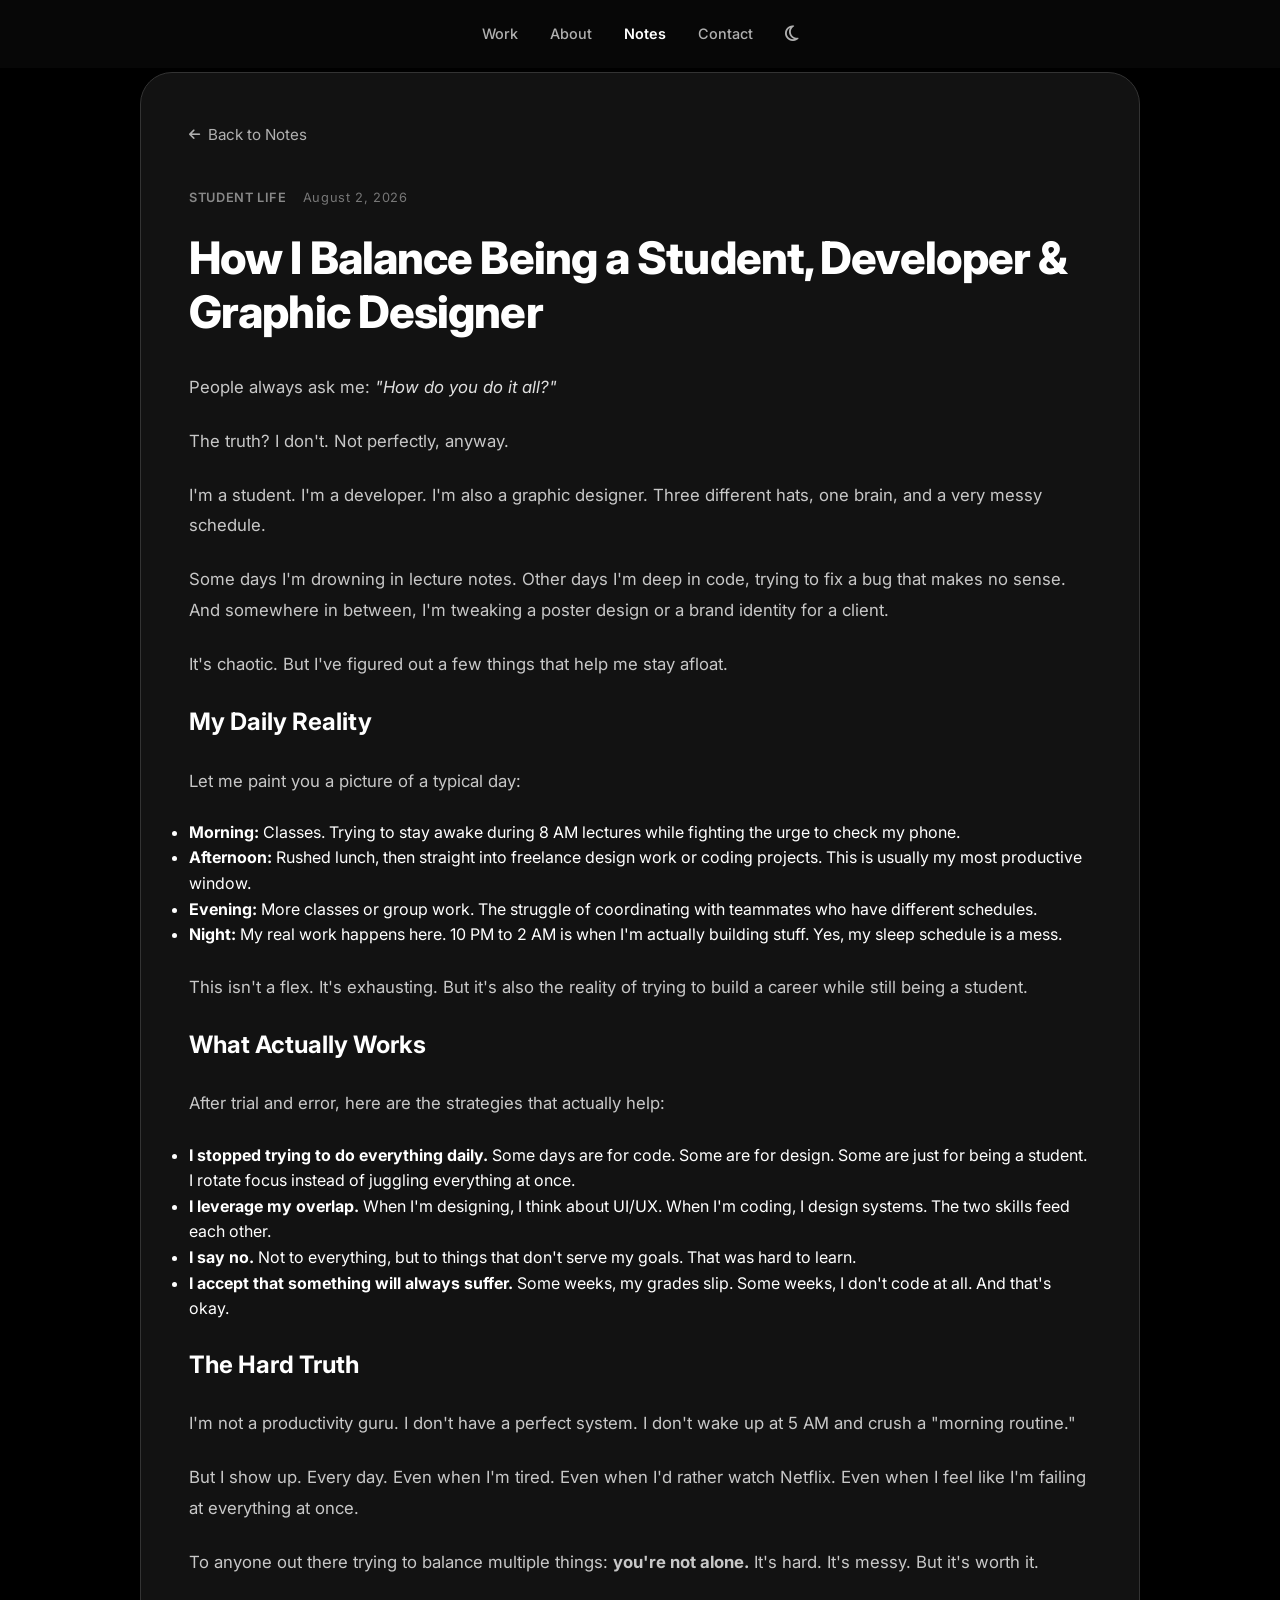
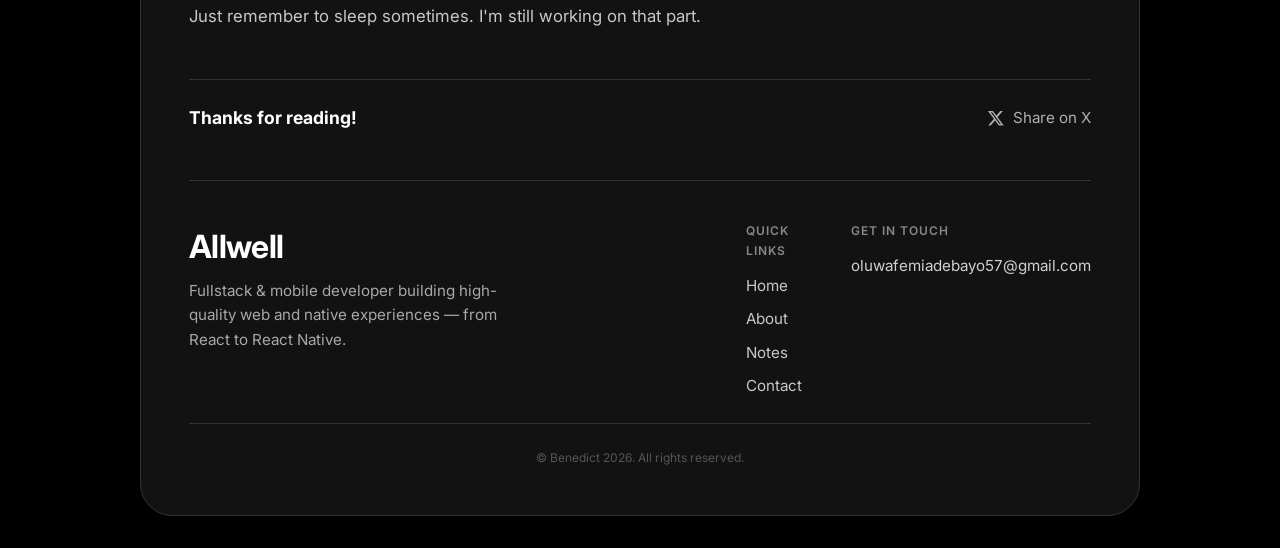
<file: notes-page/notes/note2/index.html>
<!DOCTYPE html>
<html lang="en">
<head>
  <meta charset="UTF-8" />
  <meta name="viewport" content="width=device-width, initial-scale=1.0, maximum-scale=5.0" />
  <title>How I Balance Being a Student, Developer & Graphic Designer · Allwell</title>
  <meta name="description" content="How I balance being a student, developer and graphic designer - the real daily struggle" />
  <link rel="preconnect" href="https://fonts.googleapis.com" />
  <link rel="preconnect" href="https://fonts.gstatic.com" crossorigin />
  <link href="https://fonts.googleapis.com/css2?family=Inter:opsz,wght@14..32,300;400;500;600;700;800&display=swap" rel="stylesheet" />
  <link rel="stylesheet" href="https://cdnjs.cloudflare.com/ajax/libs/font-awesome/6.5.0/css/all.min.css" />
  <link rel="stylesheet" href="style.css" />
</head>
<body>
  <!-- NAVIGATION BAR -->
  <nav class="main-nav">
    <div class="nav-container">
      <ul class="nav-links">
        <li><a href="/index.html" class="nav-link">Work</a></li>
        <li><a href="/about-page/index.html" class="nav-link">About</a></li>
        <li><a href="/notes-page/index.html" class="nav-link active">Notes</a></li>
        <li><a href="/contact/index.html" class="nav-link">Contact</a></li>
        <li><span class="mode-toggle" id="modeToggle"><i class="fa-regular fa-moon"></i></span></li>
      </ul>
    </div>
  </nav>

  <main class="blog-wrapper">
    <!-- BACK LINK -->
    <div class="back-link">
      <a href="/notes-page/index.html"><i class="fas fa-arrow-left"></i> Back to Notes</a>
    </div>

    <!-- BLOG POST -->
    <article class="blog-post">
      <div class="post-meta">
        <span class="post-category">STUDENT LIFE</span>
        <span class="post-date">August 2, 2026</span>
      </div>

      <h1 class="post-title">How I Balance Being a Student, Developer & Graphic Designer</h1>

      <div class="post-content">
        <p>
          People always ask me: <em>"How do you do it all?"</em>
        </p>

        <p>
          The truth? I don't. Not perfectly, anyway.
        </p>

        <p>
          I'm a student. I'm a developer. I'm also a graphic designer. Three different hats, one brain, and a very messy schedule.
        </p>

        <p>
          Some days I'm drowning in lecture notes. Other days I'm deep in code, trying to fix a bug that makes no sense. And somewhere in between, I'm tweaking a poster design or a brand identity for a client.
        </p>

        <p>
          It's chaotic. But I've figured out a few things that help me stay afloat.
        </p>

        <h2>My Daily Reality</h2>

        <p>
          Let me paint you a picture of a typical day:
        </p>

        <ul>
          <li><strong>Morning:</strong> Classes. Trying to stay awake during 8 AM lectures while fighting the urge to check my phone.</li>
          <li><strong>Afternoon:</strong> Rushed lunch, then straight into freelance design work or coding projects. This is usually my most productive window.</li>
          <li><strong>Evening:</strong> More classes or group work. The struggle of coordinating with teammates who have different schedules.</li>
          <li><strong>Night:</strong> My real work happens here. 10 PM to 2 AM is when I'm actually building stuff. Yes, my sleep schedule is a mess.</li>
        </ul>

        <p>
          This isn't a flex. It's exhausting. But it's also the reality of trying to build a career while still being a student.
        </p>

        <h2>What Actually Works</h2>

        <p>
          After trial and error, here are the strategies that actually help:
        </p>

        <ul>
          <li><strong>I stopped trying to do everything daily.</strong> Some days are for code. Some are for design. Some are just for being a student. I rotate focus instead of juggling everything at once.</li>
          <li><strong>I leverage my overlap.</strong> When I'm designing, I think about UI/UX. When I'm coding, I design systems. The two skills feed each other.</li>
          <li><strong>I say no.</strong> Not to everything, but to things that don't serve my goals. That was hard to learn.</li>
          <li><strong>I accept that something will always suffer.</strong> Some weeks, my grades slip. Some weeks, I don't code at all. And that's okay.</li>
        </ul>

        <h2>The Hard Truth</h2>

        <p>
          I'm not a productivity guru. I don't have a perfect system. I don't wake up at 5 AM and crush a "morning routine."
        </p>

        <p>
          But I show up. Every day. Even when I'm tired. Even when I'd rather watch Netflix. Even when I feel like I'm failing at everything at once.
        </p>

        <p>
          To anyone out there trying to balance multiple things: <strong>you're not alone.</strong> It's hard. It's messy. But it's worth it.
        </p>

        <p>
          Just remember to sleep sometimes. I'm still working on that part.
        </p>
      </div>

      <div class="post-footer">
        <p class="thanks-message"><strong>Thanks for reading!</strong></p>
        <a href="https://x.com/oluwafemiben_06?s=11" class="share-link" target="_blank"><i class="fab fa-x-twitter"></i> Share on X</a>
      </div>
    </article>

    <!-- FOOTER / SIDEBAR INFO -->
    <footer class="blog-footer">
      <div class="footer-content">
        <div class="footer-brand">
          <p class="brand-name">Allwell</p>
          <p class="brand-tagline">
            Fullstack &amp; mobile developer building high-quality web and native experiences — from React to React Native.
          </p>
        </div>

        <div class="footer-links">
          <nav class="footer-nav">
            <h4>Quick Links</h4>
            <ul>
              <li><a href="/index.html">Home</a></li>
              <li><a href="/about-page/index.html">About</a></li>
              <li><a href="/notes-page/index.html">Notes</a></li>
              <li><a href="/contact/index.html">Contact</a></li>
            </ul>
          </nav>

          <div class="footer-contact">
            <h4>Get in Touch</h4>
            <p><a href="mailto:oluwafemiadebayo57@gmail.com">oluwafemiadebayo57@gmail.com</a></p>
          </div>
        </div>
      </div>

      <div class="footer-bottom">
        <p>&copy; Benedict 2026. All rights reserved.</p>
      </div>
    </footer>
  </main>

  <script src="script.js"></script>
</body>
</html>
</file>
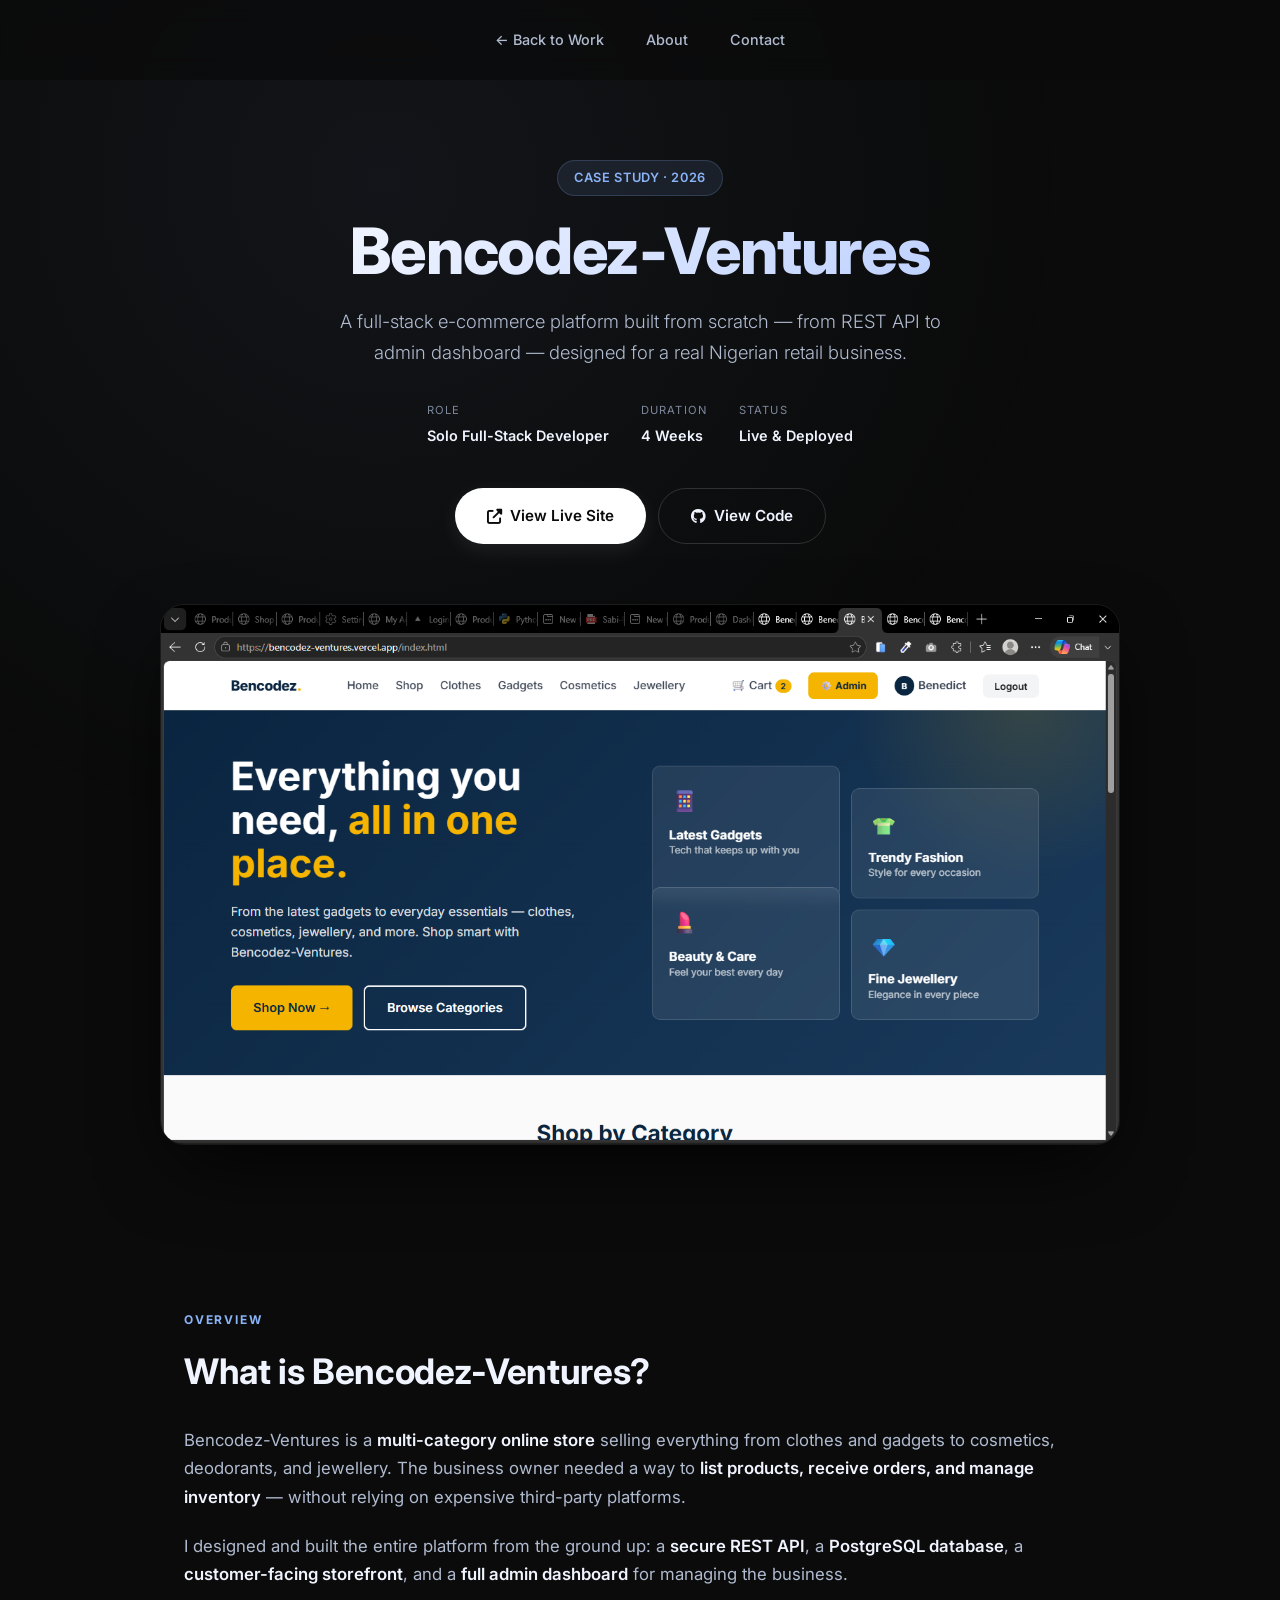
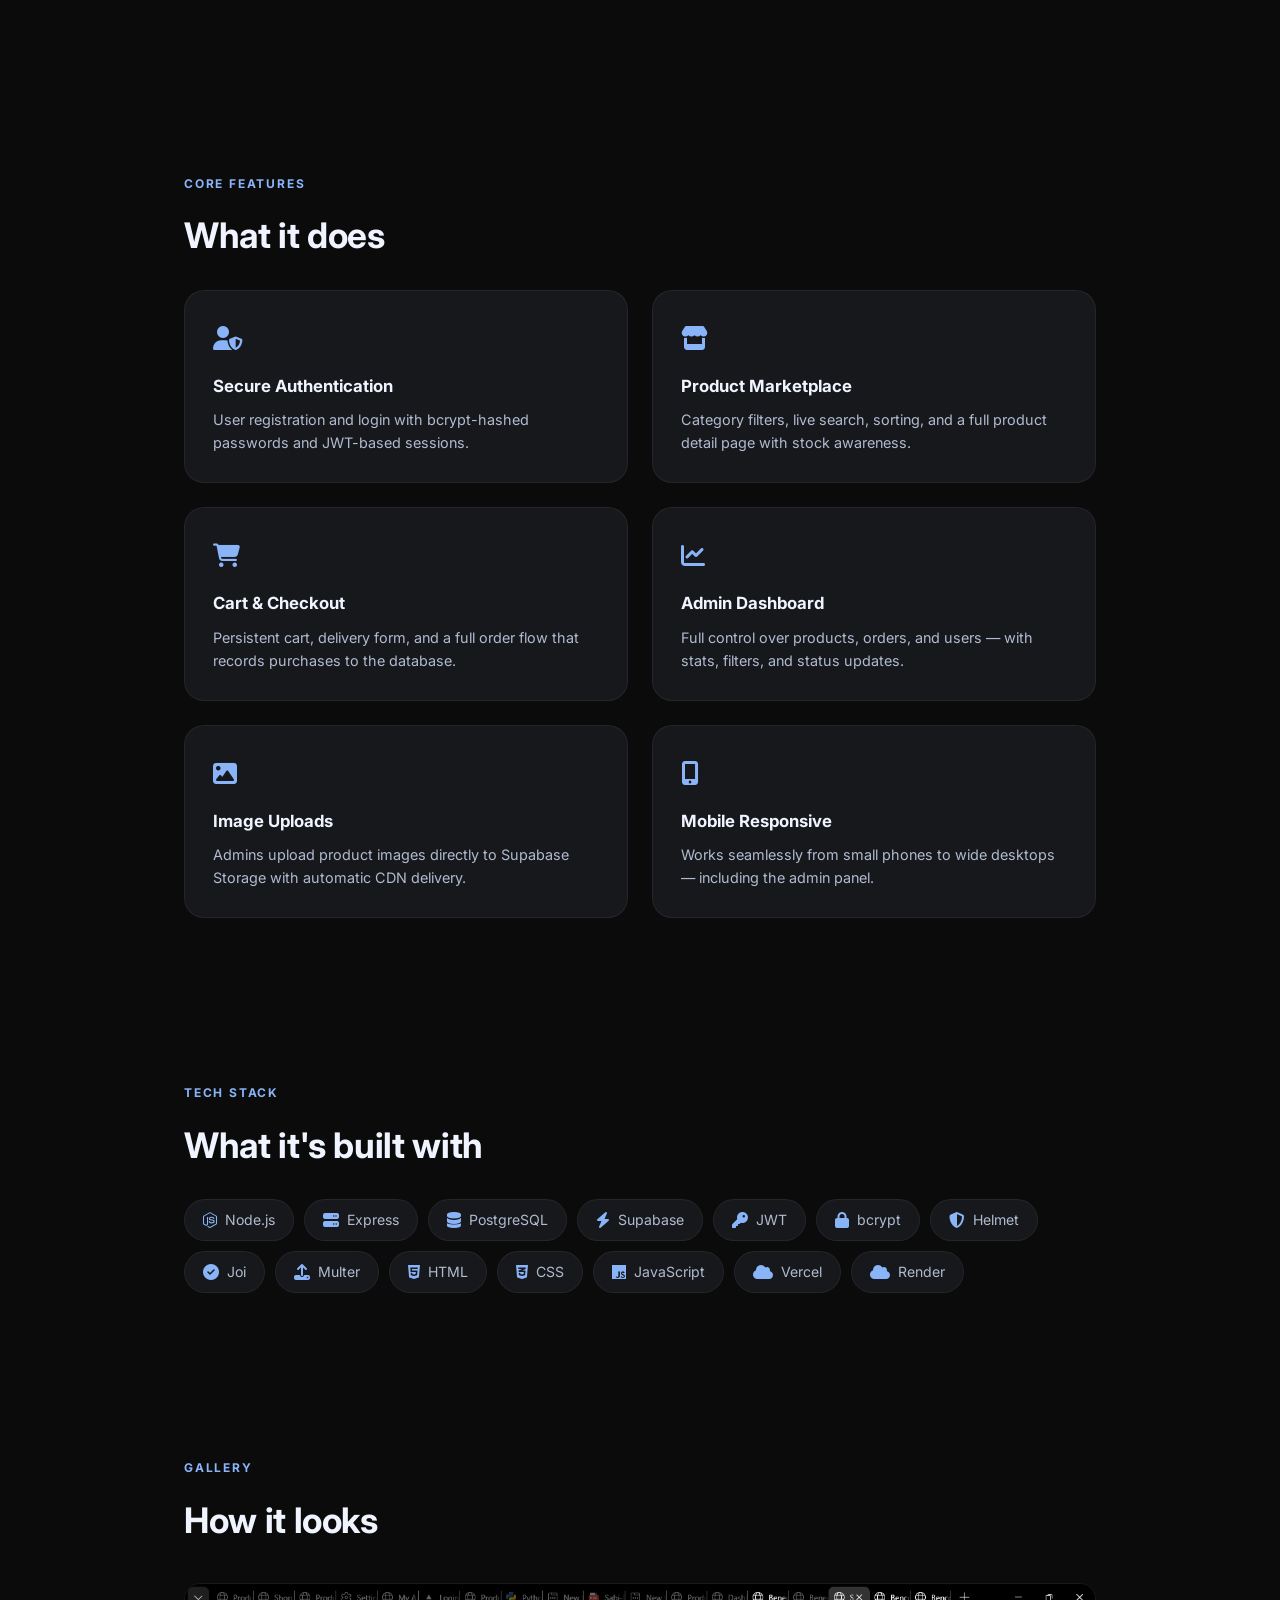
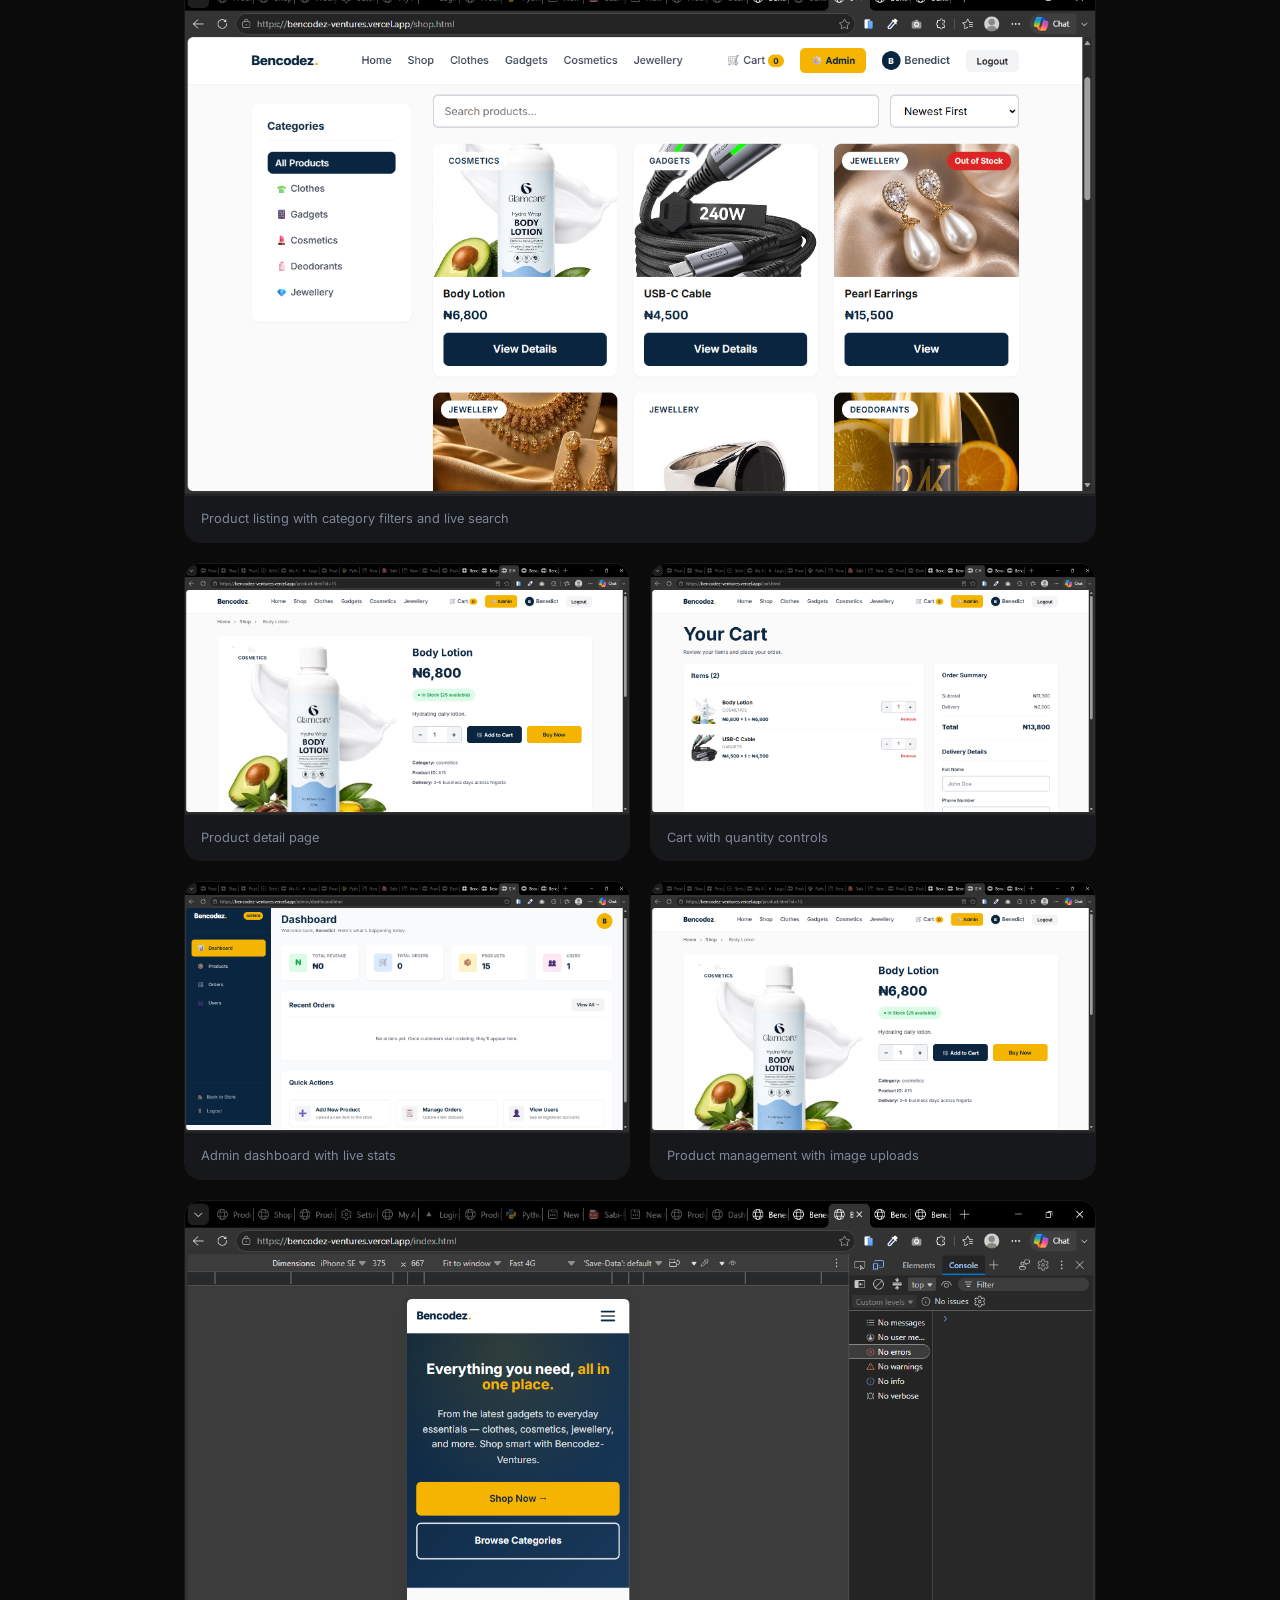
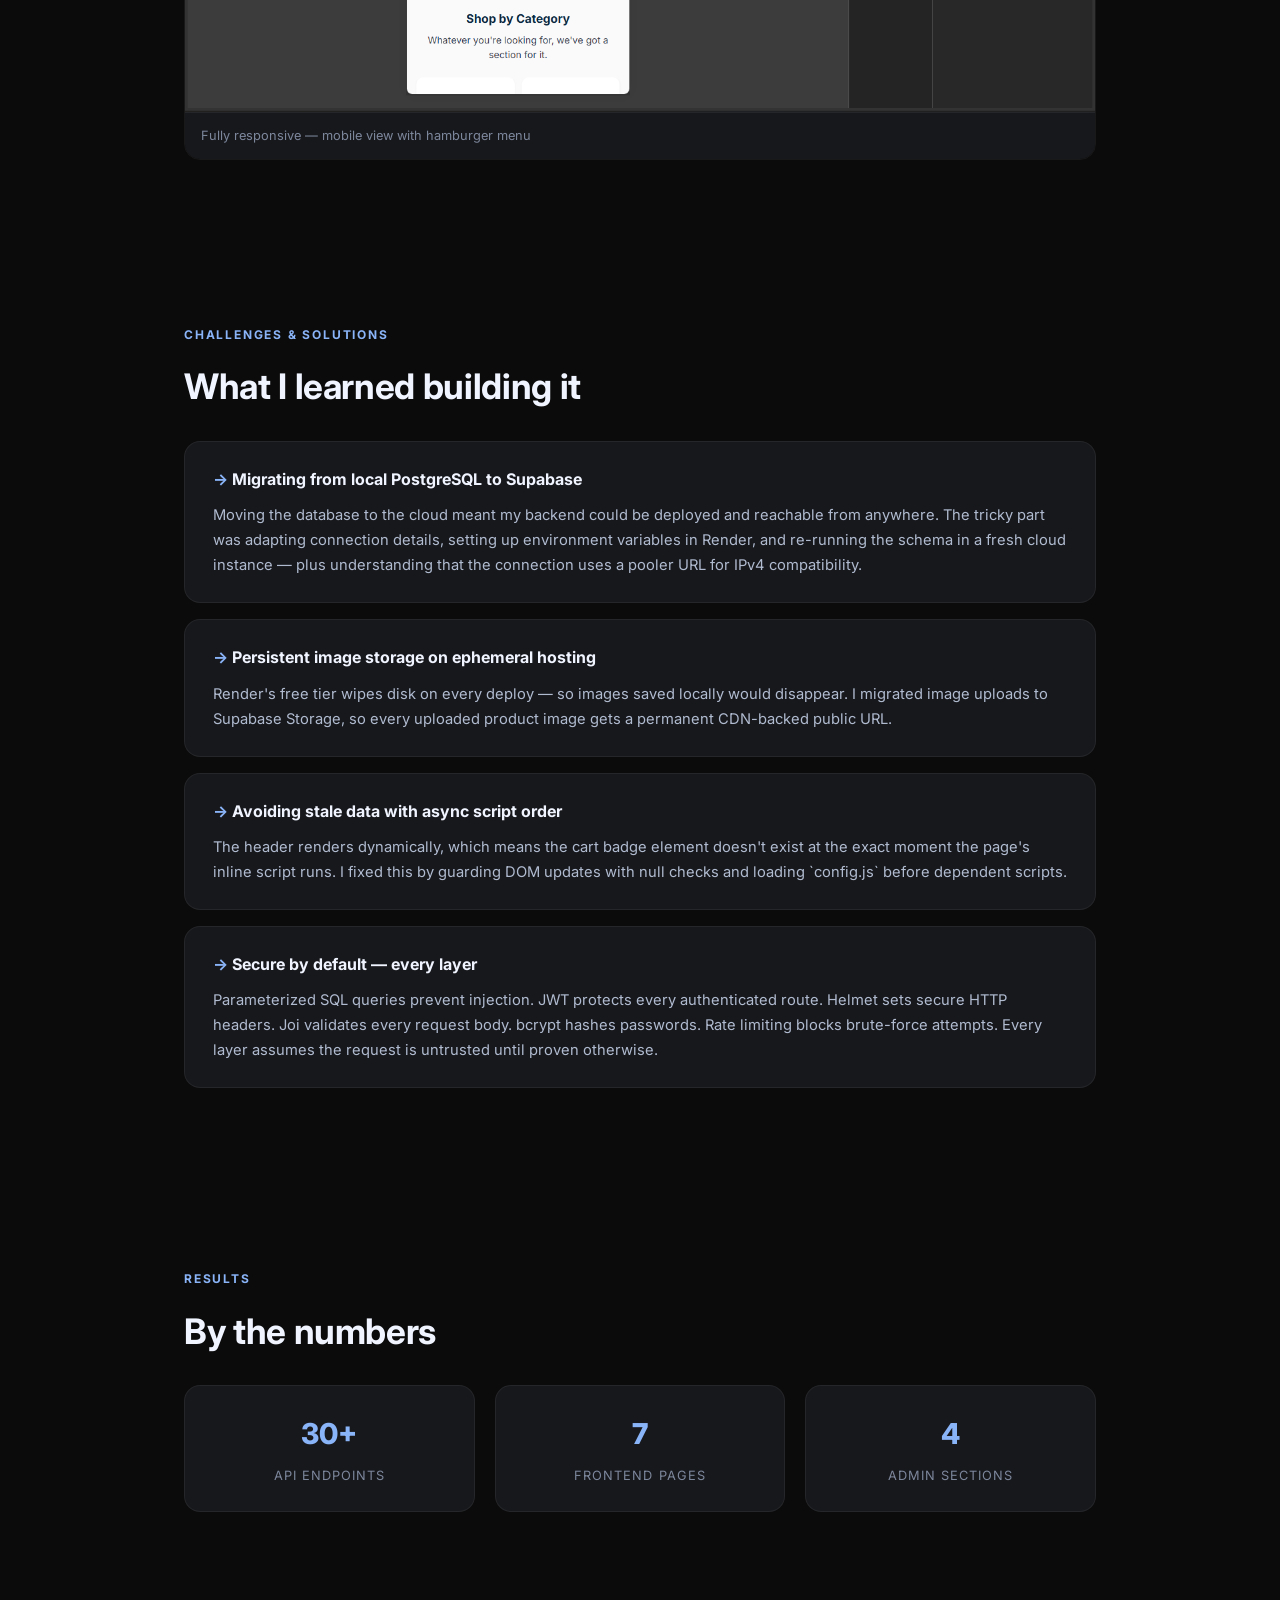
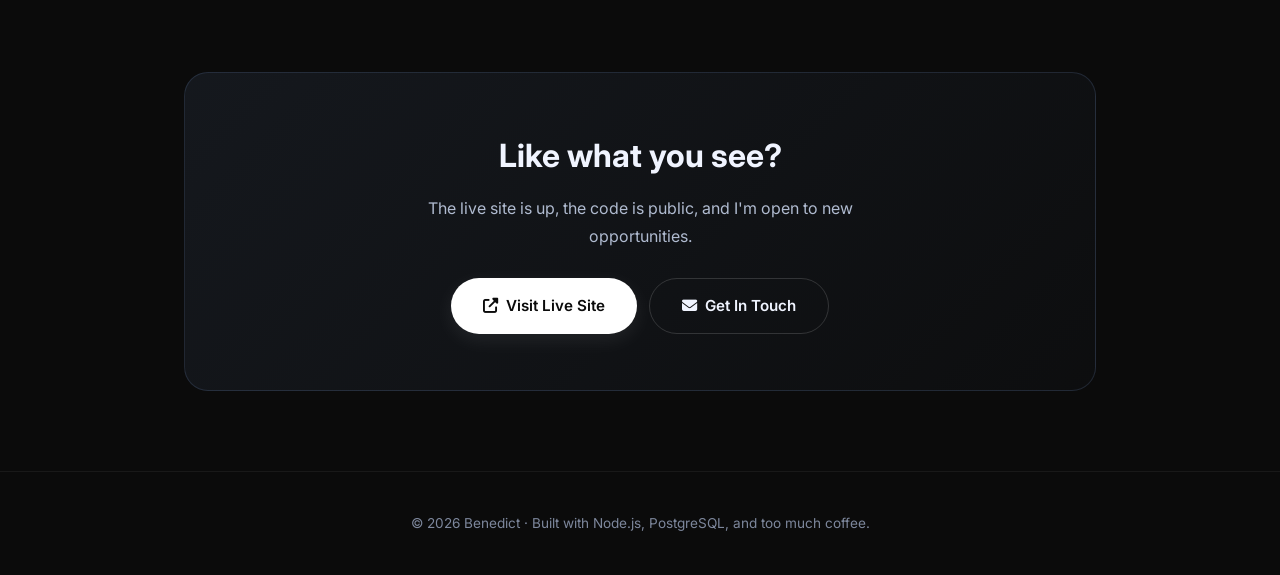
<file: case-study.html>
<!DOCTYPE html>
<html lang="en">
<head>
  <meta charset="UTF-8" />
  <meta name="viewport" content="width=device-width, initial-scale=1.0, maximum-scale=5.0" />
  <title>Bencodez-Ventures · Case Study · Benedict</title>
  <meta name="description" content="Case study: A full-stack e-commerce platform with Node.js, Express, PostgreSQL, and Supabase." />
  <link rel="preconnect" href="https://fonts.googleapis.com" />
  <link rel="preconnect" href="https://fonts.gstatic.com" crossorigin />
  <link href="https://fonts.googleapis.com/css2?family=Inter:opsz,wght@14..32,300;14..32,400;14..32,600;14..32,700;14..32,800&display=swap" rel="stylesheet" />
  <link rel="stylesheet" href="https://cdnjs.cloudflare.com/ajax/libs/font-awesome/6.5.1/css/all.min.css" />
  <style>
    * { margin: 0; padding: 0; box-sizing: border-box; }

    :root {
      --bg: #0b0b0b;
      --card: #17181c;
      --card-2: #1e2025;
      --text: #f0f4ff;
      --text-muted: #b0bbd0;
      --text-dim: #7d879c;
      --accent: #8ab4f8;
      --accent-hover: #b6d4ff;
      --border: rgba(255, 255, 255, 0.06);
    }

    html { scroll-behavior: smooth; }

    body {
      font-family: 'Inter', sans-serif;
      background: var(--bg);
      color: var(--text);
      line-height: 1.7;
      overflow-x: hidden;
      -webkit-font-smoothing: antialiased;
    }

    /* Ambient background */
    .bg-overlay {
      position: fixed;
      inset: 0;
      background: radial-gradient(circle at 30% 20%, rgba(138, 180, 248, 0.06) 0%, transparent 60%);
      z-index: -1;
      pointer-events: none;
    }

    /* Container */
    .container {
      max-width: 960px;
      margin: 0 auto;
      padding: 0 24px;
    }

    /* Nav */
    .nav-bar {
      position: fixed;
      top: 0;
      left: 0;
      width: 100%;
      z-index: 1000;
      padding: 20px;
      background: rgba(11, 11, 11, 0.7);
      backdrop-filter: blur(12px);
      -webkit-backdrop-filter: blur(12px);
      transition: 0.3s;
    }
    .nav-links {
      display: flex;
      gap: 10px;
      justify-content: center;
      align-items: center;
    }
    .nav-links a {
      text-decoration: none;
      color: var(--text-muted);
      font-weight: 500;
      font-size: 0.9rem;
      padding: 8px 16px;
      border-radius: 30px;
      transition: 0.2s;
    }
    .nav-links a:hover {
      color: var(--bg);
      background: #fff;
    }

    /* Hero */
    .hero {
      padding: 160px 0 80px;
      text-align: center;
    }
    .hero__badge {
      display: inline-block;
      padding: 6px 16px;
      background: rgba(138, 180, 248, 0.1);
      color: var(--accent);
      border-radius: 30px;
      font-size: 0.8rem;
      font-weight: 600;
      letter-spacing: 0.05em;
      text-transform: uppercase;
      margin-bottom: 20px;
      border: 1px solid rgba(138, 180, 248, 0.2);
    }
    .hero__title {
      font-size: clamp(2.4rem, 6vw, 4rem);
      font-weight: 800;
      line-height: 1.1;
      letter-spacing: -0.02em;
      margin-bottom: 20px;
      background: linear-gradient(135deg, #ffffff 0%, #b0c7ff 100%);
      -webkit-background-clip: text;
      -webkit-text-fill-color: transparent;
      background-clip: text;
    }
    .hero__subtitle {
      font-size: clamp(1rem, 1.6vw, 1.15rem);
      color: var(--text-muted);
      max-width: 620px;
      margin: 0 auto 32px;
      font-weight: 300;
    }
    .hero__meta {
      display: flex;
      gap: 32px;
      justify-content: center;
      flex-wrap: wrap;
      margin-bottom: 40px;
      font-size: 0.9rem;
    }
    .hero__meta-item { text-align: left; }
    .hero__meta-label {
      display: block;
      font-size: 0.7rem;
      color: var(--text-dim);
      text-transform: uppercase;
      letter-spacing: 0.1em;
      margin-bottom: 4px;
    }
    .hero__meta-value {
      color: var(--text);
      font-weight: 600;
    }
    .hero__buttons {
      display: flex;
      gap: 12px;
      justify-content: center;
      flex-wrap: wrap;
    }
    .btn {
      display: inline-flex;
      align-items: center;
      gap: 8px;
      padding: 14px 32px;
      border-radius: 60px;
      text-decoration: none;
      font-weight: 600;
      font-size: 0.95rem;
      transition: 0.25s;
    }
    .btn-primary {
      background: #fff;
      color: var(--bg);
      box-shadow: 0 6px 20px rgba(255, 255, 255, 0.08);
    }
    .btn-primary:hover {
      transform: scale(1.04);
      box-shadow: 0 12px 32px rgba(255, 255, 255, 0.15);
    }
    .btn-outline {
      background: transparent;
      color: var(--text);
      border: 1px solid rgba(255, 255, 255, 0.15);
    }
    .btn-outline:hover {
      background: rgba(255, 255, 255, 0.05);
      border-color: rgba(255, 255, 255, 0.3);
    }

    /* Hero image */
    .hero-image {
      margin-top: 60px;
      border-radius: 24px;
      overflow: hidden;
      border: 1px solid var(--border);
      box-shadow: 0 30px 80px -20px rgba(0, 0, 0, 0.9);
    }
    .hero-image img {
      width: 100%;
      display: block;
    }

    /* Section */
    .section {
      padding: 80px 0;
    }
    .section__label {
      display: inline-block;
      font-size: 0.75rem;
      color: var(--accent);
      text-transform: uppercase;
      letter-spacing: 0.15em;
      font-weight: 700;
      margin-bottom: 12px;
    }
    .section__title {
      font-size: clamp(1.6rem, 3vw, 2.2rem);
      font-weight: 700;
      letter-spacing: -0.01em;
      margin-bottom: 24px;
    }
    .section__text {
      color: var(--text-muted);
      font-size: 1.05rem;
      margin-bottom: 20px;
    }
    .section__text strong {
      color: var(--text);
      font-weight: 600;
    }

    /* Grid */
    .grid-2 {
      display: grid;
      grid-template-columns: 1fr 1fr;
      gap: 24px;
    }

    /* Feature cards */
    .feature-card {
      background: var(--card);
      padding: 28px;
      border-radius: 20px;
      border: 1px solid var(--border);
      transition: 0.3s;
    }
    .feature-card:hover {
      border-color: rgba(138, 180, 248, 0.2);
      transform: translateY(-2px);
    }
    .feature-card__icon {
      font-size: 1.5rem;
      color: var(--accent);
      margin-bottom: 12px;
    }
    .feature-card__title {
      font-size: 1.05rem;
      font-weight: 700;
      margin-bottom: 8px;
    }
    .feature-card__text {
      font-size: 0.9rem;
      color: var(--text-muted);
      line-height: 1.6;
    }

    /* Tech stack */
    .tech-grid {
      display: flex;
      flex-wrap: wrap;
      gap: 10px;
      margin-top: 20px;
    }
    .tech-pill {
      display: inline-flex;
      align-items: center;
      gap: 8px;
      padding: 8px 18px;
      background: var(--card);
      border: 1px solid var(--border);
      border-radius: 30px;
      font-size: 0.88rem;
      color: var(--text-muted);
      transition: 0.2s;
    }
    .tech-pill:hover {
      border-color: rgba(138, 180, 248, 0.3);
      color: var(--text);
      transform: translateY(-2px);
    }
    .tech-pill i {
      color: var(--accent);
      font-size: 1rem;
    }

    /* Screenshot gallery */
    .gallery {
      display: grid;
      grid-template-columns: 1fr 1fr;
      gap: 20px;
      margin-top: 32px;
    }
    .gallery__item {
      border-radius: 16px;
      overflow: hidden;
      border: 1px solid var(--border);
      transition: 0.3s;
    }
    .gallery__item:hover {
      transform: translateY(-4px);
      box-shadow: 0 20px 40px -12px rgba(0, 0, 0, 0.8);
    }
    .gallery__item--wide { grid-column: 1 / -1; }
    .gallery__item img {
      width: 100%;
      display: block;
    }
    .gallery__caption {
      padding: 12px 16px;
      font-size: 0.8rem;
      color: var(--text-dim);
      background: var(--card);
      border-top: 1px solid var(--border);
    }

    /* Challenge list */
    .challenge {
      background: var(--card);
      padding: 24px 28px;
      border-radius: 16px;
      border: 1px solid var(--border);
      margin-bottom: 16px;
    }
    .challenge__title {
      font-size: 1rem;
      font-weight: 700;
      margin-bottom: 10px;
      color: var(--text);
    }
    .challenge__title::before {
      content: '→ ';
      color: var(--accent);
    }
    .challenge__text {
      font-size: 0.92rem;
      color: var(--text-muted);
      line-height: 1.7;
    }

    /* Result stats */
    .stats-grid {
      display: grid;
      grid-template-columns: repeat(3, 1fr);
      gap: 20px;
      margin-top: 24px;
    }
    .stat {
      background: var(--card);
      padding: 24px;
      border-radius: 16px;
      border: 1px solid var(--border);
      text-align: center;
    }
    .stat__value {
      font-size: 1.8rem;
      font-weight: 800;
      color: var(--accent);
      margin-bottom: 6px;
    }
    .stat__label {
      font-size: 0.8rem;
      color: var(--text-dim);
      text-transform: uppercase;
      letter-spacing: 0.08em;
    }

    /* CTA */
    .cta {
      background: linear-gradient(135deg, rgba(138, 180, 248, 0.08) 0%, rgba(138, 180, 248, 0.02) 100%);
      border: 1px solid rgba(138, 180, 248, 0.15);
      padding: 56px 40px;
      border-radius: 24px;
      text-align: center;
      margin: 80px 0;
    }
    .cta__title {
      font-size: clamp(1.4rem, 3vw, 2rem);
      font-weight: 700;
      margin-bottom: 12px;
    }
    .cta__text {
      color: var(--text-muted);
      max-width: 500px;
      margin: 0 auto 28px;
    }

    /* Footer */
    .footer {
      padding: 40px 0;
      text-align: center;
      color: var(--text-dim);
      font-size: 0.85rem;
      border-top: 1px solid var(--border);
    }

    /* Mobile */
    @media (max-width: 768px) {
      .hero { padding: 130px 0 60px; }
      .hero__meta { gap: 20px; }
      .grid-2 { grid-template-columns: 1fr; }
      .gallery { grid-template-columns: 1fr; }
      .gallery__item--wide { grid-column: auto; }
      .stats-grid { grid-template-columns: 1fr; }
      .section { padding: 60px 0; }
      .cta { padding: 40px 24px; }
      .nav-links a { padding: 6px 12px; font-size: 0.82rem; }
    }

    /* Scrollbar */
    ::-webkit-scrollbar { width: 6px; }
    ::-webkit-scrollbar-track { background: var(--bg); }
    ::-webkit-scrollbar-thumb { background: #2a2a2a; border-radius: 20px; }
  </style>
</head>
<body>
  <div class="bg-overlay"></div>

  <!-- Nav -->
  <nav class="nav-bar">
    <div class="nav-links">
      <a href="/index.html">← Back to Work</a>
      <a href="/about-page/index.html">About</a>
      <a href="contact/index.html">Contact</a>
    </div>
  </nav>

  <!-- Hero -->
  <header class="hero container">
    <span class="hero__badge">Case Study · 2026</span>
    <h1 class="hero__title">Bencodez-Ventures</h1>
    <p class="hero__subtitle">
      A full-stack e-commerce platform built from scratch — from REST API to admin dashboard — designed for a real Nigerian retail business.
    </p>

    <div class="hero__meta">
      <div class="hero__meta-item">
        <span class="hero__meta-label">Role</span>
        <span class="hero__meta-value">Solo Full-Stack Developer</span>
      </div>
      <div class="hero__meta-item">
        <span class="hero__meta-label">Duration</span>
        <span class="hero__meta-value">4 Weeks</span>
      </div>
      <div class="hero__meta-item">
        <span class="hero__meta-label">Status</span>
        <span class="hero__meta-value">Live &amp; Deployed</span>
      </div>
    </div>

    <div class="hero__buttons">
      <a href="https://bencodez-ventures.vercel.app" target="_blank" rel="noopener noreferrer" class="btn btn-primary">
        <i class="fas fa-external-link-alt"></i> View Live Site
      </a>
      <a href="https://github.com/oluwafemiadebayo57-dot/bencodez-ventures" target="_blank" rel="noopener noreferrer" class="btn btn-outline">
        <i class="fab fa-github"></i> View Code
      </a>
    </div>

    <div class="hero-image">
      <img src="/images/landing.png" alt="Bencodez-Ventures homepage" />
    </div>
  </header>

  <main class="container">

    <!-- Overview -->
    <section class="section">
      <span class="section__label">Overview</span>
      <h2 class="section__title">What is Bencodez-Ventures?</h2>
      <p class="section__text">
        Bencodez-Ventures is a <strong>multi-category online store</strong> selling everything from clothes and gadgets to cosmetics, deodorants, and jewellery. The business owner needed a way to <strong>list products, receive orders, and manage inventory</strong> — without relying on expensive third-party platforms.
      </p>
      <p class="section__text">
        I designed and built the entire platform from the ground up: a <strong>secure REST API</strong>, a <strong>PostgreSQL database</strong>, a <strong>customer-facing storefront</strong>, and a <strong>full admin dashboard</strong> for managing the business.
      </p>
    </section>

    <!-- Core features -->
    <section class="section">
      <span class="section__label">Core Features</span>
      <h2 class="section__title">What it does</h2>

      <div class="grid-2">
        <div class="feature-card">
          <div class="feature-card__icon"><i class="fas fa-user-shield"></i></div>
          <h3 class="feature-card__title">Secure Authentication</h3>
          <p class="feature-card__text">User registration and login with bcrypt-hashed passwords and JWT-based sessions.</p>
        </div>

        <div class="feature-card">
          <div class="feature-card__icon"><i class="fas fa-store"></i></div>
          <h3 class="feature-card__title">Product Marketplace</h3>
          <p class="feature-card__text">Category filters, live search, sorting, and a full product detail page with stock awareness.</p>
        </div>

        <div class="feature-card">
          <div class="feature-card__icon"><i class="fas fa-shopping-cart"></i></div>
          <h3 class="feature-card__title">Cart &amp; Checkout</h3>
          <p class="feature-card__text">Persistent cart, delivery form, and a full order flow that records purchases to the database.</p>
        </div>

        <div class="feature-card">
          <div class="feature-card__icon"><i class="fas fa-chart-line"></i></div>
          <h3 class="feature-card__title">Admin Dashboard</h3>
          <p class="feature-card__text">Full control over products, orders, and users — with stats, filters, and status updates.</p>
        </div>

        <div class="feature-card">
          <div class="feature-card__icon"><i class="fas fa-image"></i></div>
          <h3 class="feature-card__title">Image Uploads</h3>
          <p class="feature-card__text">Admins upload product images directly to Supabase Storage with automatic CDN delivery.</p>
        </div>

        <div class="feature-card">
          <div class="feature-card__icon"><i class="fas fa-mobile-alt"></i></div>
          <h3 class="feature-card__title">Mobile Responsive</h3>
          <p class="feature-card__text">Works seamlessly from small phones to wide desktops — including the admin panel.</p>
        </div>
      </div>
    </section>

    <!-- Tech stack -->
    <section class="section">
      <span class="section__label">Tech Stack</span>
      <h2 class="section__title">What it's built with</h2>

      <div class="tech-grid">
        <span class="tech-pill"><i class="fab fa-node-js"></i> Node.js</span>
        <span class="tech-pill"><i class="fas fa-server"></i> Express</span>
        <span class="tech-pill"><i class="fas fa-database"></i> PostgreSQL</span>
        <span class="tech-pill"><i class="fas fa-bolt"></i> Supabase</span>
        <span class="tech-pill"><i class="fas fa-key"></i> JWT</span>
        <span class="tech-pill"><i class="fas fa-lock"></i> bcrypt</span>
        <span class="tech-pill"><i class="fas fa-shield-alt"></i> Helmet</span>
        <span class="tech-pill"><i class="fas fa-check-circle"></i> Joi</span>
        <span class="tech-pill"><i class="fas fa-upload"></i> Multer</span>
        <span class="tech-pill"><i class="fab fa-html5"></i> HTML</span>
        <span class="tech-pill"><i class="fab fa-css3-alt"></i> CSS</span>
        <span class="tech-pill"><i class="fab fa-js"></i> JavaScript</span>
        <span class="tech-pill"><i class="fas fa-cloud"></i> Vercel</span>
        <span class="tech-pill"><i class="fas fa-cloud"></i> Render</span>
      </div>
    </section>

    <!-- Screenshots -->
    <section class="section">
      <span class="section__label">Gallery</span>
      <h2 class="section__title">How it looks</h2>

      <div class="gallery">
        <div class="gallery__item gallery__item--wide">
          <img src="/images/shop.png" alt="Shop page" />
          <div class="gallery__caption">Product listing with category filters and live search</div>
        </div>
        <div class="gallery__item">
          <img src="/images/product.png" alt="Product detail" />
          <div class="gallery__caption">Product detail page</div>
        </div>
        <div class="gallery__item">
          <img src="/images/cart.png" alt="Cart" />
          <div class="gallery__caption">Cart with quantity controls</div>
        </div>
        <div class="gallery__item">
          <img src="/images/admin.png" alt="Admin dashboard" />
          <div class="gallery__caption">Admin dashboard with live stats</div>
        </div>
        <div class="gallery__item">
          <img src="/images/product.png" alt="Admin products" />
          <div class="gallery__caption">Product management with image uploads</div>
        </div>
        <div class="gallery__item gallery__item--wide">
          <img src="/images/mobile.png" alt="Mobile view" />
          <div class="gallery__caption">Fully responsive — mobile view with hamburger menu</div>
        </div>
      </div>
    </section>

    <!-- Challenges -->
    <section class="section">
      <span class="section__label">Challenges &amp; Solutions</span>
      <h2 class="section__title">What I learned building it</h2>

      <div class="challenge">
        <h3 class="challenge__title">Migrating from local PostgreSQL to Supabase</h3>
        <p class="challenge__text">
          Moving the database to the cloud meant my backend could be deployed and reachable from anywhere. The tricky part was adapting connection details, setting up environment variables in Render, and re-running the schema in a fresh cloud instance — plus understanding that the connection uses a pooler URL for IPv4 compatibility.
        </p>
      </div>

      <div class="challenge">
        <h3 class="challenge__title">Persistent image storage on ephemeral hosting</h3>
        <p class="challenge__text">
          Render's free tier wipes disk on every deploy — so images saved locally would disappear. I migrated image uploads to Supabase Storage, so every uploaded product image gets a permanent CDN-backed public URL.
        </p>
      </div>

      <div class="challenge">
        <h3 class="challenge__title">Avoiding stale data with async script order</h3>
        <p class="challenge__text">
          The header renders dynamically, which means the cart badge element doesn't exist at the exact moment the page's inline script runs. I fixed this by guarding DOM updates with null checks and loading `config.js` before dependent scripts.
        </p>
      </div>

      <div class="challenge">
        <h3 class="challenge__title">Secure by default — every layer</h3>
        <p class="challenge__text">
          Parameterized SQL queries prevent injection. JWT protects every authenticated route. Helmet sets secure HTTP headers. Joi validates every request body. bcrypt hashes passwords. Rate limiting blocks brute-force attempts. Every layer assumes the request is untrusted until proven otherwise.
        </p>
      </div>
    </section>

    <!-- Results -->
    <section class="section">
      <span class="section__label">Results</span>
      <h2 class="section__title">By the numbers</h2>

      <div class="stats-grid">
        <div class="stat">
          <div class="stat__value">30+</div>
          <div class="stat__label">API Endpoints</div>
        </div>
        <div class="stat">
          <div class="stat__value">7</div>
          <div class="stat__label">Frontend Pages</div>
        </div>
        <div class="stat">
          <div class="stat__value">4</div>
          <div class="stat__label">Admin Sections</div>
        </div>
      </div>
    </section>

    <!-- CTA -->
    <section class="cta">
      <h2 class="cta__title">Like what you see?</h2>
      <p class="cta__text">The live site is up, the code is public, and I'm open to new opportunities.</p>
      <div class="hero__buttons">
        <a href="https://bencodez-ventures.vercel.app" target="_blank" rel="noopener noreferrer" class="btn btn-primary">
          <i class="fas fa-external-link-alt"></i> Visit Live Site
        </a>
        <a href="../../contact/index.html" class="btn btn-outline">
          <i class="fas fa-envelope"></i> Get In Touch
        </a>
      </div>
    </section>

  </main>

  <footer class="footer">
    <div class="container">
      <p>© 2026 Benedict · Built with Node.js, PostgreSQL, and too much coffee.</p>
    </div>
  </footer>

</body>
</html>
</file>
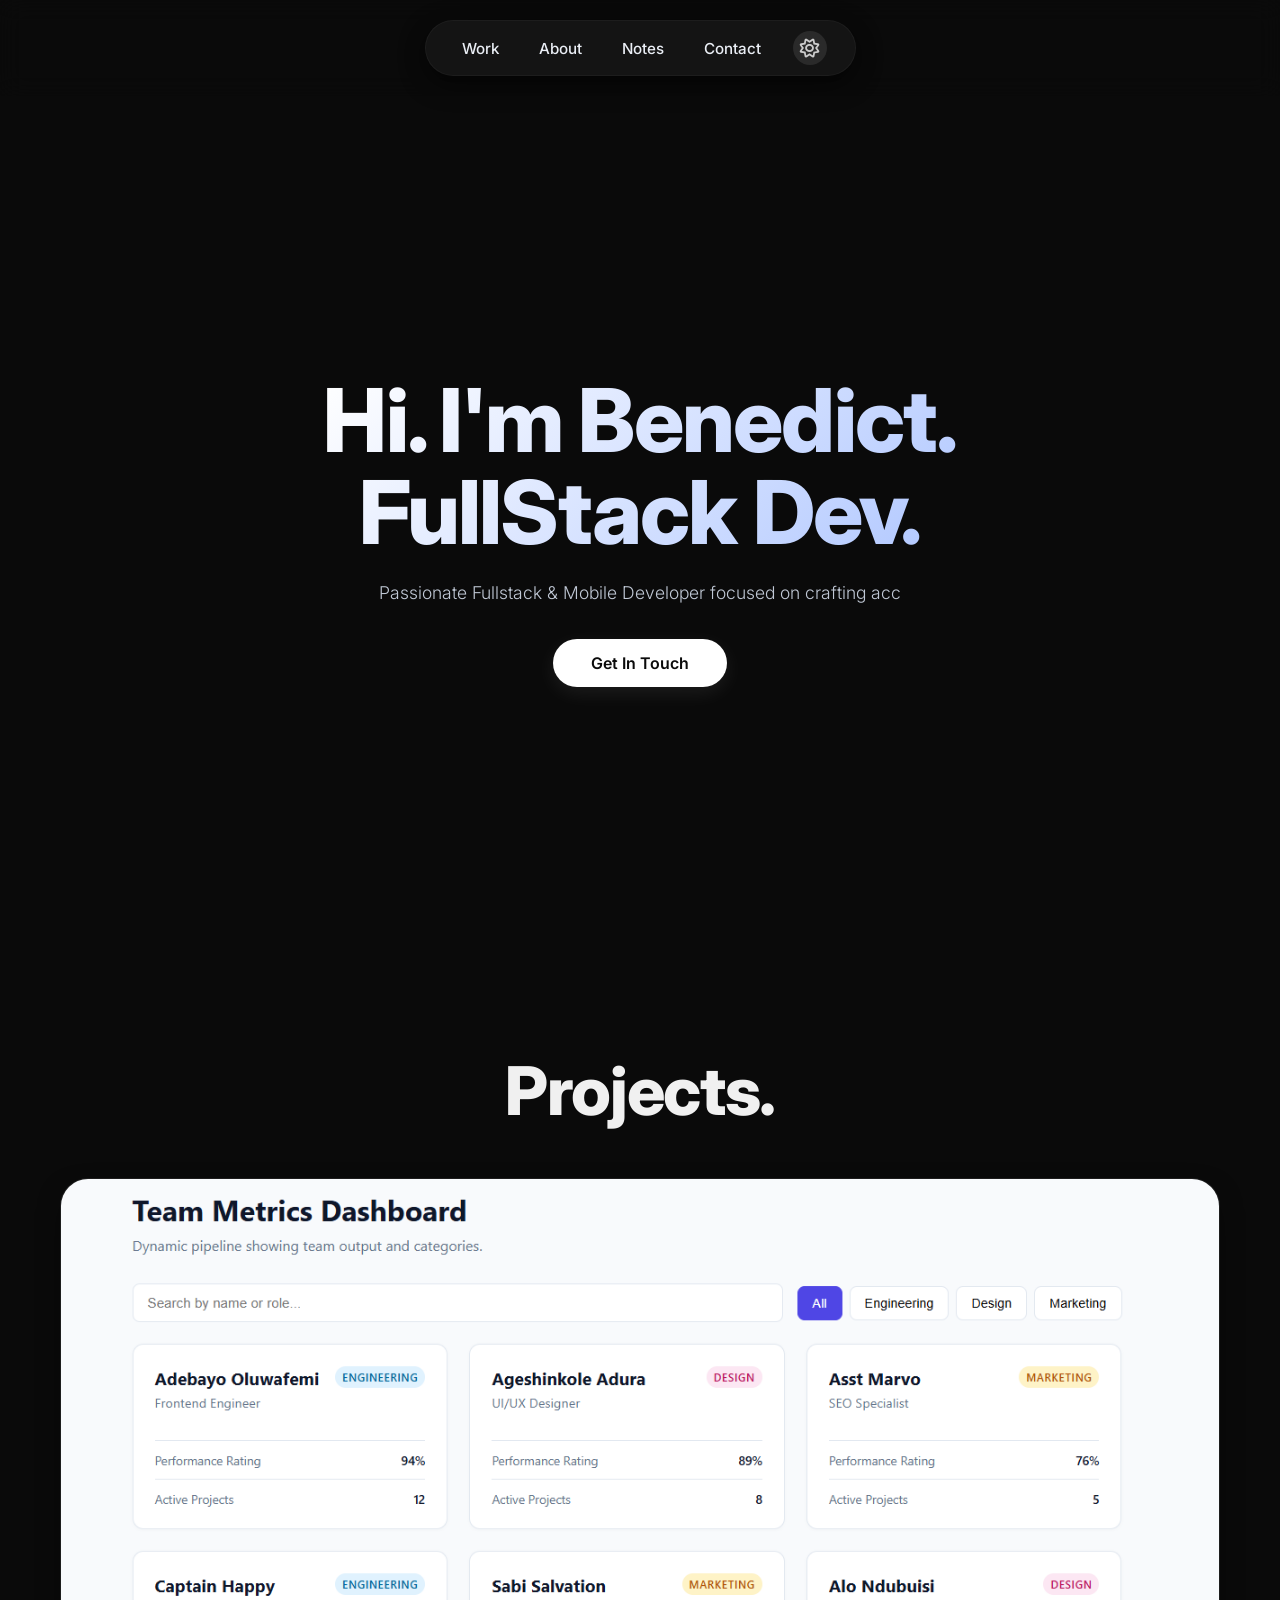
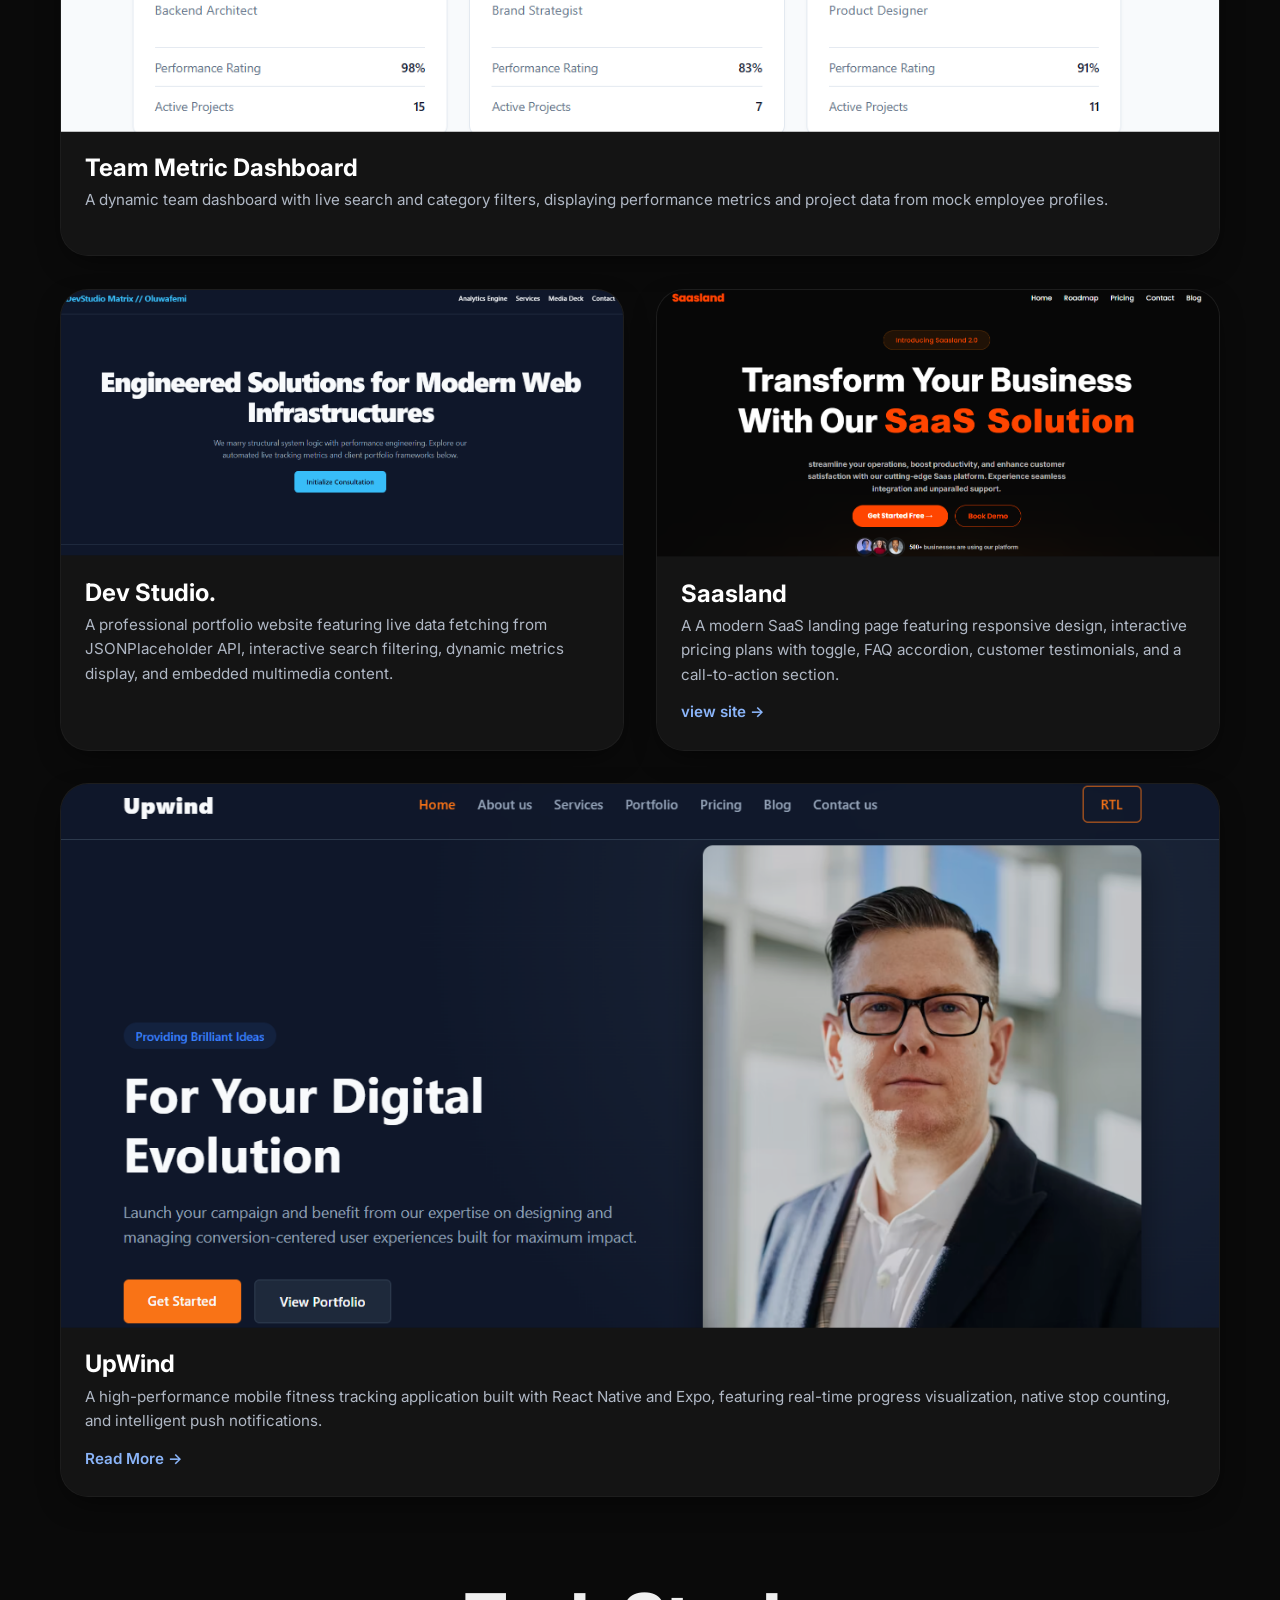
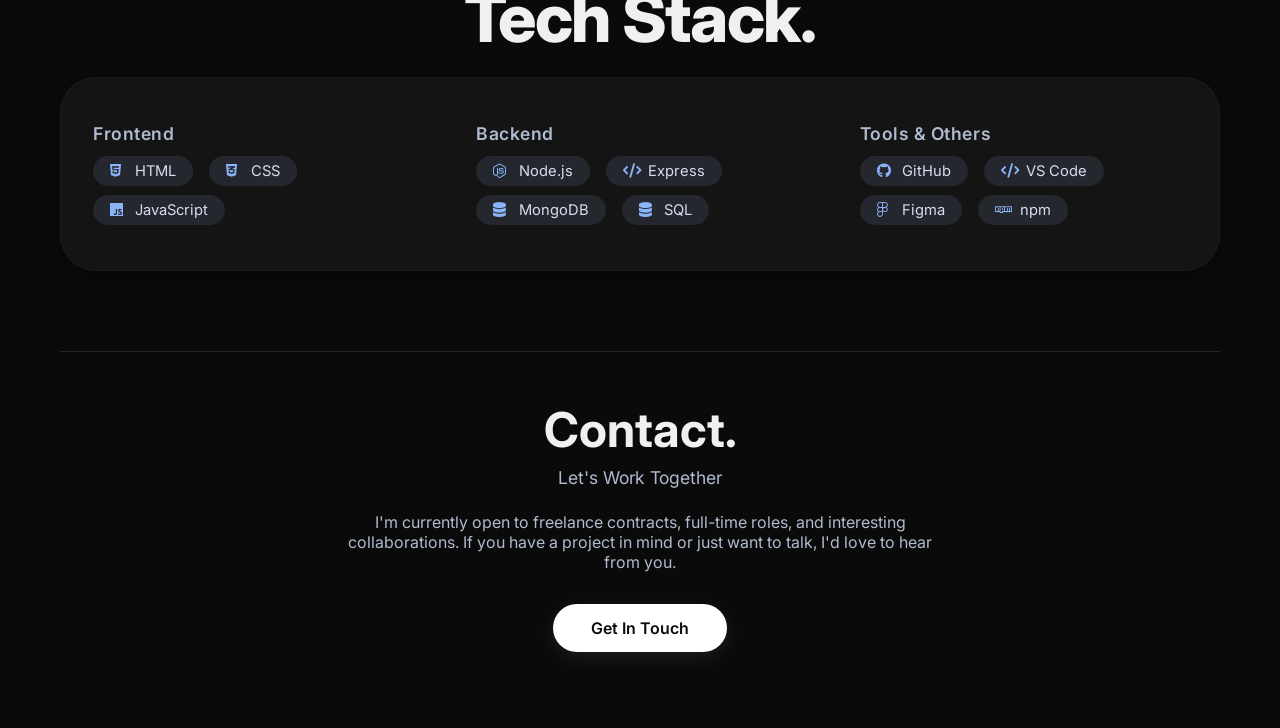
<file: landing-page/index4.html>
<!DOCTYPE html>
<html lang="en">
<head>
  <meta charset="UTF-8" />
  <meta name="viewport" content="width=device-width, initial-scale=1.0" />
  <title>Benedict · FullStack Dev</title>
  <!-- Google Font: Inter -->
  <link rel="preconnect" href="https://fonts.googleapis.com" />
  <link rel="preconnect" href="https://fonts.gstatic.com" crossorigin />
  <link href="https://fonts.googleapis.com/css2?family=Inter:opsz,wght@14..32,300;14..32,400;14..32,600;14..32,700;14..32,800&display=swap" rel="stylesheet" />
  <link rel="stylesheet" href="https://cdnjs.cloudflare.com/ajax/libs/font-awesome/6.0.0-beta3/css/all.min.css" />
  <link rel="stylesheet" href="./style4.css" />
</head>
<body>
  <header>
    <section class="nav-bar">
      <div class="nav-links">
        <a href="#">Work</a>
        <a href="../about-page/index.html">About</a>
        <a href="../notes-page/index.html">Notes</a>
        <a href="../contact/index.html">Contact</a>
        <span class="mode"><i class="fa-regular fa-moon"></i></span>
      </div>
    </section>
    <section class="hero-section">
      <h1 class="hero-main">Hi. I'm Benedict. <br />FullStack Dev.</h1>
      <p class="hero-text">Passionate Fullstack & Mobile Developer focused on crafting accessible, high-performance, and user-centric web and mobile interfaces.</p>
      <a href="../contact/index.html" class="hero-btn">Get In Touch</a>
    </section>
  </header>

  <main>
    <!-- Projects -->
    <div class="projects">
      <div class="projects-header">
        <h1 class="main-h1">Projects.</h1>
      </div>

      <div class="projects-boxes">
        <!-- GROUP 1: Venda -->
        <div class="project-group group-box1">
          <div class="project-card">
            <div class="card-img">
              <img src="../images/Screenshot 2026-07-06 151746.png" alt="Venda" />
            </div>
            <div class="card-desc">
              <h3>Team Metric Dashboard</h3>
              <p>A dynamic team dashboard with live search and category filters, displaying performance metrics and project data from mock employee profiles.</p>
            </div>
          </div>
        </div>

        <!-- GROUP 2: Speak fear + Xensionvrse -->
        <div class="project-group group-box2-3">
          <div class="project-card">
            <div class="card-img">
              <img src="../images/Screenshot 2026-07-06 151920.png" alt="Speak fear" />
            </div>
            <div class="card-desc">
              <h3>Dev Studio.</h3>
              <p>A professional portfolio website featuring live data fetching from JSONPlaceholder API, interactive search filtering, dynamic metrics display, and embedded multimedia content.</p>
            </div>
          </div>
          <div class="project-card">
            <div class="card-img">
              <img src="../images/Screenshot 2026-07-06 152011.png" alt="Xensionvrse" />
            </div>
            <div class="card-desc">
              <h3>Saasland</h3>
              <p>A A modern SaaS landing page featuring responsive design, interactive pricing plans with toggle, FAQ accordion, customer testimonials, and a call-to-action section.</p>
              <a href="#" class="card-link">view site →</a>
            </div>
          </div>
        </div>

        <!-- GROUP 3: FitLog -->
        <div class="project-group group-box4">
          <div class="project-card">
            <div class="card-img">
              <img src="../images/Screenshot 2026-07-06 152117.png" alt="FitLog" />
            </div>
            <div class="card-desc">
              <h3>UpWind</h3>
              <p>A high-performance mobile fitness tracking application built with React Native and Expo, featuring real-time progress visualization, native stop counting, and intelligent push notifications.</p>
              <a href="#" class="card-link">Read More →</a>
            </div>
          </div>
        </div>

      </div>
    </div>

    <!-- Tech Stack -->
    <div class="main-tech-stack">
      <div class="tech-stack-header">
        <div class="tech-stack-h1">Tech Stack.</div>
      </div>
      <div class="tech-stack">
        <div class="front-end">
          <h3>Frontend</h3>
          <div class="tool-grid">
            <span><i class="fab fa-html5"></i> HTML</span>
            <span><i class="fab fa-css3-alt"></i> CSS</span>
            <span><i class="fab fa-js"></i> JavaScript</span>
          </div>
        </div>
        <div class="back-end">
          <h3>Backend</h3>
          <div class="tool-grid">
            <span><i class="fab fa-node-js"></i> Node.js</span>
            <span><i class="fas fa-code"></i> Express</span>
            <span><i class="fas fa-database"></i> MongoDB</span>
            <span><i class="fas fa-database"></i> SQL</span>
          </div>
        </div>
        <div class="tools">
          <h3>Tools &amp; Others</h3>
          <div class="tool-grid">
            <span><i class="fab fa-github"></i> GitHub</span>
            <span><i class="fas fa-code"></i> VS Code</span>
            <span><i class="fab fa-figma"></i> Figma</span>
            <span><i class="fab fa-npm"></i> npm</span>
          </div>
        </div>
      </div>
    </div>

    <!-- Contact / Let's Work Together -->
    <div class="contact-section">
      <div class="contact-inner">
        <h2>Contact.</h2>
        <p class="contact-sub">Let's Work Together</p>
        <p class="contact-text">I'm currently open to freelance contracts, full-time roles, and interesting collaborations. If you have a project in mind or just want to talk, I'd love to hear from you.</p>
        <a href="#" class="hero-btn">Get In Touch</a>
      </div>
    </div>
  </main>
  <script src="script.js"></script>
</body>
</html>
</file>
<file: style4.css>
* {
  margin: 0;
  padding: 0;
  box-sizing: border-box;
}

body {
  font-family: 'Inter', sans-serif;
  background: #0b0b0b;
  color: #f0f4ff;
  transition: background 0.3s, color 0.3s;
  overflow-x: hidden;
  padding-top: 90px; /* Add padding to prevent content from hiding behind fixed navbar */
}

.bg-black {
  position: fixed;
  top: 0;
  left: 0;
  width: 100%;
  height: 100%;
  background: #000000;
  z-index: -2;
}

/* subtle animated gradient overlay (optional) */
.bg-overlay {
  position: fixed;
  top: 0;
  left: 0;
  width: 100%;
  height: 100%;
  background: radial-gradient(circle at 30% 40%, rgba(40,40,50,0.3) 0%, transparent 70%);
  z-index: -1;
  pointer-events: none;
}

header {
  min-height: 100vh;
  display: flex;
  flex-direction: column;
  justify-content: center;
  position: relative;
}

/* Navbar - FIXED */
.nav-bar {
  display: flex;
  justify-content: center;
  align-items: center;
  padding: 20px 20px;
  position: fixed;
  top: 0;
  left: 0;
  width: 100%;
  z-index: 1000;
  background: rgba(11, 11, 11, 0.7);
  backdrop-filter: blur(12px);
  -webkit-backdrop-filter: blur(12px);
  transition: background 0.3s, backdrop-filter 0.3s, box-shadow 0.3s;
}

.nav-links {
  display: flex;
  gap: 24px;
  background: #1a1a1a;
  padding: 10px 28px;
  border-radius: 60px;
  align-items: center;
  backdrop-filter: blur(4px);
  transition: background 0.3s, box-shadow 0.3s, backdrop-filter 0.3s;
  border: 1px solid rgba(255,255,255,0.04);
  box-shadow: 0 8px 24px rgba(0,0,0,0.6);
}

.nav-links a {
  text-decoration: none;
  color: #eaeef5;
  font-weight: 500;
  font-size: 0.95rem;
  transition: 0.2s;
  padding: 4px 8px;
  border-radius: 30px;
}

.nav-links a:hover {
  color: #000;
  background: #ffffff;
  padding: 4px 14px;
}

.nav-links .mode {
  cursor: pointer;
  color: #ccc;
  font-size: 1.2rem;
  transition: 0.2s;
  display: inline-flex;
  align-items: center;
  justify-content: center;
  width: 34px;
  height: 34px;
  border-radius: 50%;
  background: #2a2a2a;
  transition: 0.25s;
}

.nav-links .mode:hover {
  background: #3a3a3a;
  color: #fff;
  transform: rotate(12deg);
}

/* Hero */
.hero-section {
  display: flex;
  flex-direction: column;
  align-items: center;
  text-align: center;
  padding: 20px 16px;
  margin-top: -20px;
  will-change: transform;
  transition: transform 0.15s ease-out;
}

.hero-main {
  font-size: clamp(2.8rem, 10vw, 5.5rem);
  font-weight: 800;
  line-height: 1.05;
  letter-spacing: -0.02em;
  margin-bottom: 20px;
  background: linear-gradient(135deg, #ffffff 0%, #b0c7ff 100%);
  -webkit-background-clip: text;
  -webkit-text-fill-color: transparent;
  background-clip: text;
}

.hero-text {
  font-size: 1.1rem;
  color: #b8c4dd;
  max-width: 620px;
  margin-bottom: 32px;
  line-height: 1.6;
  font-weight: 300;
}

.hero-btn {
  background: #ffffff;
  color: #0b0b0b;
  padding: 14px 38px;
  border-radius: 60px;
  text-decoration: none;
  font-weight: 600;
  font-size: 1rem;
  transition: 0.25s;
  display: inline-block;
  box-shadow: 0 6px 20px rgba(255,255,255,0.08);
  position: relative;
  overflow: hidden;
}

.hero-btn:hover {
  transform: scale(1.04);
  background: #f0f4ff;
  box-shadow: 0 12px 32px rgba(255,255,255,0.15);
}

main {
  max-width: 1200px;
  margin: 0 auto;
  padding: 0 20px 40px;
}

/* Projects */
.projects-header {
  display: flex;
  flex-direction: column;
  align-items: center;
  text-align: center;
  margin-top: 60px;
}

.main-h1 {
  font-size: clamp(2.6rem, 8vw, 4.2rem);
  font-weight: 800;
  letter-spacing: -0.02em;
  margin-bottom: 12px;
}

.projects-boxes {
  display: flex;
  flex-direction: column;
  gap: 2rem;
  margin-top: 2.2rem;
}

.project-group {
  display: flex;
  flex-wrap: wrap;
  gap: 2rem;
}

.project-card {
  background: #17181c;
  border-radius: 28px;
  overflow: hidden;
  flex: 1 1 280px;
  display: flex;
  flex-direction: column;
  transition: transform 0.4s cubic-bezier(0.23, 1, 0.32, 1), box-shadow 0.4s;
  border: 1px solid rgba(255,255,255,0.04);
  box-shadow: 0 10px 30px -10px rgba(0,0,0,0.7);
  transform-style: preserve-3d;
  backface-visibility: hidden;
  opacity: 0;
  transform: translateY(40px);
  transition: opacity 0.7s cubic-bezier(0.23, 1, 0.32, 1),
              transform 0.7s cubic-bezier(0.23, 1, 0.32, 1),
              box-shadow 0.3s;
}

.project-card.visible {
  opacity: 1;
  transform: translateY(0);
}

.project-card:hover {
  box-shadow: 0 20px 48px -12px rgba(0,0,0,0.9);
  border-color: rgba(255,255,255,0.08);
}

.project-card .card-img img {
  width: 100%;
  height: auto;
  display: block;
  background: #121212;
  filter: blur(4px);
  transition: filter 0.6s ease, transform 0.5s ease;
}

.project-card .card-img img.loaded {
  filter: blur(0);
  transform: scale(1.01);
}

.card-desc {
  padding: 1.5rem 1.5rem 1.8rem;
  background: #17181c;
}

.card-desc h3 {
  font-size: 1.5rem;
  font-weight: 700;
  margin-bottom: 0.4rem;
  color: #fff;
}

.card-desc p {
  font-size: 0.95rem;
  color: #b0bbd0;
  line-height: 1.6;
  margin-bottom: 0.9rem;
}

.card-link {
  color: #8ab4f8;
  text-decoration: none;
  font-weight: 600;
  font-size: 0.95rem;
  transition: 0.2s;
  display: inline-flex;
  align-items: center;
  gap: 4px;
}

.card-link:hover {
  color: #b6d4ff;
  transform: translateX(4px);
}

.group-box1 .project-card {
  flex: 1 1 100%;
}
.group-box2-3 .project-card {
  flex: 1 1 280px;
}
.group-box4 .project-card {
  flex: 1 1 100%;
}

/* Tech Stack */
.main-tech-stack {
  margin-top: 5rem;
}

.tech-stack-header {
  display: flex;
  flex-direction: column;
  align-items: center;
  text-align: center;
}

.tech-stack-h1 {
  font-size: clamp(2.6rem, 8vw, 4.2rem);
  font-weight: 800;
  letter-spacing: -0.02em;
}

.tech-stack {
  background: #17181c;
  border-radius: 36px;
  padding: 2.8rem 2rem;
  display: flex;
  flex-wrap: wrap;
  gap: 2.5rem 3.5rem;
  justify-content: center;
  margin-top: 1.2rem;
  border: 1px solid rgba(255,255,255,0.04);
  box-shadow: 0 10px 30px -10px rgba(0,0,0,0.6);
}

.tech-stack > div {
  flex: 1 1 180px;
  min-width: 150px;
  opacity: 0;
  transform: translateY(30px);
  transition: opacity 0.6s ease, transform 0.6s ease;
}

.tech-stack > div.visible {
  opacity: 1;
  transform: translateY(0);
}

.tech-stack h3 {
  font-weight: 600;
  font-size: 1.1rem;
  margin-bottom: 0.75rem;
  color: #b0bbd0;
  letter-spacing: 0.03em;
}

.tool-grid {
  display: flex;
  flex-wrap: wrap;
  gap: 0.6rem 1rem;
}

.tool-grid span {
  display: inline-flex;
  align-items: center;
  gap: 6px;
  color: #d5def0;
  font-size: 0.92rem;
  background: #25272e;
  padding: 0.3rem 1rem;
  border-radius: 40px;
  transition: 0.2s;
  border: 1px solid transparent;
}

.tool-grid span:hover {
  background: #2f323b;
  border-color: rgba(255,255,255,0.06);
  transform: translateY(-2px);
}

.tool-grid i {
  color: #8ab4f8;
  width: 1.2rem;
}

/* Contact */
.contact-section {
  margin-top: 5rem;
  padding: 3rem 1rem 2rem;
  text-align: center;
  border-top: 1px solid #25272e;
  opacity: 0;
  transform: translateY(30px);
  transition: opacity 0.7s ease, transform 0.7s ease;
}

.contact-section.visible {
  opacity: 1;
  transform: translateY(0);
}

.contact-inner h2 {
  font-size: 3rem;
  font-weight: 700;
  margin-bottom: 0.3rem;
}

.contact-inner p {
  color: #b0bbd0;
  font-size: 1.1rem;
  max-width: 600px;
  margin: 0.5rem auto 1.5rem;
}

.contact-inner .contact-text {
  font-size: 1rem;
  color: #9aa5b8;
  margin-bottom: 2rem;
}

/* Dark mode overrides (light mode) */
body.light-mode {
  background: #f2f6fe;
  color: #111318;
}

body.light-mode .bg-black {
  background: #e8edf8;
}

body.light-mode .bg-overlay {
  background: radial-gradient(circle at 30% 40%, rgba(200,215,255,0.2) 0%, transparent 70%);
}

body.light-mode .nav-bar {
  background: rgba(242, 246, 254, 0.8);
}

body.light-mode .nav-links {
  background: #eef2fa;
  border-color: rgba(0,0,0,0.05);
  box-shadow: 0 8px 24px rgba(0,0,0,0.04);
}

body.light-mode .nav-links a {
  color: #1a1f2a;
}

body.light-mode .nav-links a:hover {
  background: #1a1f2a;
  color: #f2f6fe;
}

body.light-mode .nav-links .mode {
  background: #d5dce8;
  color: #1a1f2a;
}

body.light-mode .hero-main {
  background: linear-gradient(135deg, #1a1f2a 0%, #3d4b6a 100%);
  -webkit-background-clip: text;
  -webkit-text-fill-color: transparent;
  background-clip: text;
}

body.light-mode .hero-text {
  color: #2d3440;
}

body.light-mode .hero-btn {
  background: #1a1f2a;
  color: #f2f6fe;
}

body.light-mode .hero-btn:hover {
  background: #2a3140;
  box-shadow: 0 12px 32px rgba(0,0,0,0.1);
}

body.light-mode .project-card,
body.light-mode .tech-stack {
  background: #eef2fa;
  border-color: rgba(0,0,0,0.04);
}

body.light-mode .card-desc {
  background: #eef2fa;
}

body.light-mode .card-desc h3 {
  color: #111318;
}

body.light-mode .card-desc p {
  color: #2d3440;
}

body.light-mode .tech-stack h3 {
  color: #2d3440;
}

body.light-mode .tool-grid span {
  background: #dce3ef;
  color: #1a1f2a;
}

body.light-mode .contact-section {
  border-top-color: #d5dce8;
}

body.light-mode .contact-inner p {
  color: #2d3440;
}

/* responsive */
@media (max-width: 768px) {
  body {
    padding-top: 80px;
  }
  
  .nav-bar {
    padding: 12px 10px;
  }
  
  .hero-main {
    font-size: 2.8rem;
  }
  .nav-links {
    gap: 10px;
    padding: 8px 16px;
    flex-wrap: wrap;
    justify-content: center;
  }
  .project-group {
    gap: 1.2rem;
  }
  .tech-stack {
    padding: 1.8rem 1rem;
    gap: 1.8rem;
  }
  .contact-inner h2 {
    font-size: 2.4rem;
  }
  .project-card {
    transform: none !important;
  }
  .hero-section {
    transform: none !important;
  }
}

/* scrollbar */
::-webkit-scrollbar {
  width: 6px;
}
::-webkit-scrollbar-track {
  background: #0b0b0b;
}
::-webkit-scrollbar-thumb {
  background: #2a2a2a;
  border-radius: 20px;
}
body.light-mode ::-webkit-scrollbar-track {
  background: #e8edf8;
}
body.light-mode ::-webkit-scrollbar-thumb {
  background: #c0c8d8;
}

/* ripple keyframe */
@keyframes rippleAnim {
  to { transform: scale(4); opacity: 0; }
}
</file>
<file: about-page/style.css>
/* style.css – Black & White, reduced button size */
* {
  margin: 0;
  padding: 0;
  box-sizing: border-box;
}

body {
  font-family: 'Inter', system-ui, -apple-system, 'Segoe UI', Roboto, 'Helvetica Neue', sans-serif;
  line-height: 1.6;
  padding: 2rem 1.5rem;
  padding-top: 160px;
  transition: background 0.3s, color 0.3s;
  overflow-x: hidden;
}

/* ----- pure black background ----- */
.bg-black {
  position: fixed;
  top: 0;
  left: 0;
  width: 100%;
  height: 100%;
  background: #000000;
  z-index: -2;
}

/* subtle gradient overlay */
.bg-overlay {
  position: fixed;
  top: 0;
  left: 0;
  width: 100%;
  height: 100%;
  background: radial-gradient(circle at 30% 40%, rgba(40,40,50,0.3) 0%, transparent 70%);
  z-index: -1;
  pointer-events: none;
}

.container {
  max-width: 1000px;
  margin: 0 auto;
}

h1, h2, h3 {
  font-weight: 600;
  line-height: 1.2;
  letter-spacing: -0.02em;
}

a {
  color: #ffffff;
}

/* Navbar - FIXED */
.nav-bar {
  display: flex;
  justify-content: center;
  align-items: center;
  padding: 20px 20px;
  position: fixed;
  top: 0;
  left: 0;
  width: 100%;
  z-index: 1000;
  background: rgba(11, 11, 11, 0.7);
  backdrop-filter: blur(12px);
  -webkit-backdrop-filter: blur(12px);
  transition: background 0.3s, backdrop-filter 0.3s, box-shadow 0.3s;
}

.nav-links {
  display: flex;
  gap: 20px;
  background: #1a1a1a;
  padding: 10px 25px;
  border-radius: 50px;
  align-items: center;
  transition: background 0.3s, box-shadow 0.3s, backdrop-filter 0.3s;
  border: 1px solid rgba(255,255,255,0.04);
  box-shadow: 0 8px 24px rgba(0,0,0,0.6);
}

.nav-links a {
  text-decoration: none;
  color: #fff;
  font-weight: 500;
  transition: color 0.2s, background 0.2s, padding 0.2s;
  padding: 4px 8px;
  border-radius: 20px;
}

.nav-links a:hover {
  color: #1a1a1a;
  background: #ffffff;
  padding: 4px 14px;
  font-weight: bolder;
}

.nav-links span {
  color: #fff;
  font-weight: 500;
}

.nav-links .mode {
  color: #ccc;
  cursor: pointer;
  display: inline-flex;
  align-items: center;
  justify-content: center;
  width: 34px;
  height: 34px;
  border-radius: 50%;
  background: #2a2a2a;
  transition: 0.25s;
}

.nav-links .mode:hover {
  background: #3a3a3a;
  color: #fff;
  transform: rotate(12deg);
}

/* ===== HERO / HEADER ===== */
.hero-header {
  min-height: auto;
  display: flex;
  flex-direction: column;
  justify-content: center;
  align-items: center;
  padding: 1rem 0 3rem 0;
  margin-bottom: 2rem;
  width: 100%;
}

.hero__title {
  font-size: 8rem;
  font-weight: 900;
  letter-spacing: -0.04em;
  color: #ffffff;
  margin-bottom: 3rem;
  text-align: center;
  line-height: 1;
  background: linear-gradient(135deg, #ffffff 0%, #b0c7ff 100%);
  -webkit-background-clip: text;
  -webkit-text-fill-color: transparent;
  background-clip: text;
}

.hero-side {
  display: flex;
  gap: 5rem;
  align-items: center;
  justify-content: center;
  width: 100%;
  max-width: 1000px;
}

.hero-img {
  flex: 0 0 280px;
}

.hero__image {
  width: 100%;
  height: auto;
  border-top-left-radius: 100px;
  border-top-right-radius: 100px;
  display: block;
  box-shadow: 0 20px 50px rgba(0,0,0,0.7);
}

.hero-content {
  flex: 1;
  max-width: 650px;
}

.hero__subtitle {
  font-size: 2.2rem;
  margin: 0 0 0.8rem 0;
  color: #ffffff;
  line-height: 1.3;
}

.hero__subtitle strong {
  font-weight: 700;
  color: #ffffff;
}

.hero__text {
  margin: 1rem 0;
  color: #cccccc;
  max-width: 70ch;
  font-size: 1.25rem;
  line-height: 1.7;
}

/* ===== CTA LINK - REDUCED SIZE ===== */
.cta-link {
  display: inline-block;
  margin-top: 1.5rem;
  padding: 0.6rem 1.8rem;
  font-weight: 500;
  font-size: 0.95rem;
  text-decoration: none;
  color: #000000;
  background: #ffffff;
  border-radius: 30px;
  letter-spacing: 0.3px;
  transition: transform 0.2s, background 0.2s, box-shadow 0.2s;
  position: relative;
  overflow: hidden;
}

.cta-link:hover {
  background: #e0e0e0;
  transform: scale(1.03);
  box-shadow: 0 12px 32px rgba(255,255,255,0.15);
}

/* ===== CALLOUT ===== */
.callout {
  background: #1a1a1a;
  padding: 2.5rem 2.5rem;
  border-radius: 28px;
  margin: 2.5rem 0 3rem 0;
  color: #ffffff;
  transition: background 0.3s, color 0.3s;
}

.callout__title {
  font-size: 2rem;
  font-weight: 700;
  margin-bottom: 0.8rem;
  line-height: 1.3;
  color: #ffffff;
}

.callout__text {
  font-size: 1.15rem;
  color: #cccccc;
}

/* ===== PILLARS ===== */
.pillars {
  display: grid;
  grid-template-columns: 1fr;
  gap: 2.5rem;
  margin: 3rem 0 3.5rem 0;
}

.pillar {
  border-top: 2px solid #333333;
  padding-top: 1.5rem;
}

.pillar__number {
  font-size: 1.6rem;
  font-weight: 500;
  letter-spacing: 0.02em;
  color: #ffffff;
  display: block;
  margin-bottom: 0.2rem;
}

.pillar__heading {
  font-size: 1.8rem;
  font-weight: 600;
  margin: 0.2rem 0 0.6rem 0;
  color: #ffffff;
}

.pillar__description {
  color: #bbbbbb;
  max-width: 70ch;
  font-size: 1.05rem;
}

/* ===== STORY ===== */
.story {
  display: flex;
  flex-direction: column;
  margin: 3.5rem 0 3rem 0;
  padding-top: 0.5rem;
  align-items: center;
  justify-content: center;
  text-align: center;
}

.story__text {
  margin-bottom: 1.5rem;
  font-size: 1.1rem;
  color: #cccccc;
  max-width: 75ch;
  line-height: 1.7;
  text-align: center;
  justify-content: center;
  align-items: center;
}

.story__text:last-of-type {
  margin-bottom: 0;
}

/* ===== FOOTER ===== */
.footer {
  margin-top: 4rem;
  padding-top: 2.5rem;
  border-top: 2px solid #333333;
  display: flex;
  flex-wrap: wrap;
  gap: 2.5rem 3.5rem;
  justify-content: space-between;
  transition: border-color 0.3s;
}

.footer__brand {
  flex: 1 1 220px;
}

.footer__name {
  font-size: 2rem;
  font-weight: 700;
  letter-spacing: -0.02em;
  margin-bottom: 0.25rem;
  color: #ffffff;
}

.footer__tagline {
  font-size: 1rem;
  color: #999999;
  max-width: 28ch;
}

.footer__nav-label,
.footer__contact-label {
  font-weight: 600;
  display: block;
  margin-bottom: 0.5rem;
  font-size: 1.05rem;
  letter-spacing: 0.01em;
  color: #ffffff;
}

.footer__nav-list,
.footer__contact-list {
  list-style: none;
  display: flex;
  flex-direction: column;
  gap: 0.4rem;
}

.footer__nav-list a,
.footer__contact-list a {
  text-decoration: none;
  border-bottom: 1px solid transparent;
  transition: border-color 0.1s, color 0.2s;
  color: #cccccc;
  font-size: 1rem;
  background: transparent;
}

.footer__nav-list a:hover,
.footer__contact-list a:hover {
  border-bottom-color: #ffffff;
  color: #ffffff;
}

.footer__nav,
.footer__contact {
  flex: 0 1 auto;
  min-width: 120px;
}

/* ===== LIGHT MODE ===== */
body.light-mode {
  background: #ffffff;
  color: #111318;
}

body.light-mode .bg-black {
  background: #f5f7fc;
}

body.light-mode .bg-overlay {
  background: radial-gradient(circle at 30% 40%, rgba(200,215,255,0.15) 0%, transparent 70%);
}

body.light-mode .nav-bar {
  background: #ffffff;
  border-bottom: 1px solid rgba(0,0,0,0.06);
}

body.light-mode .nav-links {
  background: #ffffff;
  border-color: rgba(0,0,0,0.08);
  box-shadow: 0 8px 24px rgba(0,0,0,0.06);
}

body.light-mode .nav-links a {
  color: #1a1f2a;
}

body.light-mode .nav-links a:hover {
  background: #1a1f2a;
  color: #ffffff;
  padding: 4px 14px;
}

body.light-mode .nav-links .mode {
  background: #eef2f7;
  color: #1a1f2a;
}

body.light-mode .nav-links .mode:hover {
  background: #dce3ef;
  color: #000;
}

body.light-mode .hero__title {
  background: linear-gradient(135deg, #1a1f2a 0%, #4a5a7a 100%);
  -webkit-background-clip: text;
  -webkit-text-fill-color: transparent;
  background-clip: text;
}

body.light-mode .hero__subtitle {
  color: #1a1f2a;
}

body.light-mode .hero__subtitle strong {
  color: #1a1f2a;
}

body.light-mode .hero__text {
  color: #2d3440;
}

body.light-mode .cta-link {
  background: #1a1f2a;
  color: #ffffff;
}

body.light-mode .cta-link:hover {
  background: #2a3140;
  box-shadow: 0 12px 32px rgba(0,0,0,0.12);
}

body.light-mode .callout {
  background: #f5f7fc;
}

body.light-mode .callout__title {
  color: #1a1f2a;
}

body.light-mode .callout__text {
  color: #2d3440;
}

body.light-mode .pillar {
  border-top-color: #d5dce8;
}

body.light-mode .pillar__number {
  color: #1a1f2a;
}

body.light-mode .pillar__heading {
  color: #1a1f2a;
}

body.light-mode .pillar__description {
  color: #2d3440;
}

body.light-mode .story__text {
  color: #2d3440;
}

body.light-mode .footer {
  border-top-color: #d5dce8;
}

body.light-mode .footer__name {
  color: #1a1f2a;
}

body.light-mode .footer__tagline {
  color: #4a5268;
}

body.light-mode .footer__nav-label,
body.light-mode .footer__contact-label {
  color: #1a1f2a;
}

body.light-mode .footer__nav-list a,
body.light-mode .footer__contact-list a {
  color: #4a5268;
}

body.light-mode .footer__nav-list a:hover,
body.light-mode .footer__contact-list a:hover {
  border-bottom-color: #1a1f2a;
  color: #1a1f2a;
}

body.light-mode .hero__image {
  box-shadow: 0 20px 50px rgba(0,0,0,0.12);
}

/* ===== RESPONSIVE ===== */
@media (min-width: 640px) {
  .pillars {
    grid-template-columns: 1fr 1fr;
    gap: 2.5rem 2.5rem;
  }

  .callout__title {
    font-size: 2.2rem;
  }
}

@media (max-width: 1024px) {
  .hero__title {
    font-size: 6rem;
  }

  .hero-side {
    gap: 3rem;
  }

  .hero-img {
    flex: 0 0 220px;
  }
}

@media (max-width: 768px) {
  body {
    padding-top: 140px;
  }

  .nav-bar {
    padding: 12px 10px;
  }

  .nav-links {
    gap: 12px;
    padding: 8px 16px;
    flex-wrap: wrap;
    justify-content: center;
  }

  .hero-side {
    flex-direction: column;
    align-items: center;
    text-align: center;
    gap: 2rem;
  }

  .hero-img {
    flex: 0 0 auto;
    width: 200px;
  }

  .hero__title {
    font-size: 4.5rem;
    margin-bottom: 2rem;
  }

  .hero__subtitle {
    font-size: 1.8rem;
  }

  .hero__text {
    font-size: 1.1rem;
    text-align: center;
  }

  .hero-content {
    max-width: 100%;
    display: flex;
    flex-direction: column;
    align-items: center;
  }

  .hero-header {
    padding: 0.5rem 0 2rem 0;
  }
}

@media (max-width: 480px) {
  body {
    padding: 1rem;
    padding-top: 130px;
  }

  .nav-bar {
    padding: 10px 0;
  }

  .nav-links {
    gap: 8px;
    padding: 6px 12px;
    flex-wrap: wrap;
    justify-content: center;
    border-radius: 40px;
  }

  .nav-links a {
    font-size: 0.8rem;
    padding: 2px 6px;
  }

  .nav-links a:hover {
    padding: 2px 10px;
  }

  .nav-links .mode {
    width: 26px;
    height: 26px;
    font-size: 0.8rem;
  }

  .hero__title {
    font-size: 2.8rem;
    margin-bottom: 1.5rem;
  }

  .hero__subtitle {
    font-size: 1.2rem;
  }

  .hero__text {
    font-size: 0.95rem;
  }

  .hero-img {
    width: 130px;
  }

  .hero-side {
    gap: 1.5rem;
  }

  .callout {
    padding: 1.5rem;
  }

  .callout__title {
    font-size: 1.5rem;
  }

  .footer {
    flex-direction: column;
    gap: 2rem;
  }

  .footer__brand,
  .footer__nav,
  .footer__contact {
    flex: 1 1 100%;
  }

  .pillar__heading {
    font-size: 1.5rem;
  }

  .cta-link {
    padding: 0.5rem 1.5rem;
    font-size: 0.85rem;
  }
}
</file>
<file: contact/style.css>
/* ---------- RESET & BASE ---------- */
* {
  margin: 0;
  padding: 0;
  box-sizing: border-box;
}

body {
  background: #000000;
  color: #ffffff;
  font-family: 'Inter', system-ui, -apple-system, sans-serif;
  line-height: 1.6;
  min-height: 100vh;
  display: flex;
  flex-direction: column;
  align-items: center;
  padding: 2rem 1.5rem;
  transition: background 0.3s, color 0.3s;
}

a {
  color: inherit;
  text-decoration: none;
  transition: color 0.2s;
}

/* ---------- LIGHT MODE (matches home page) ---------- */
body.light-mode {
  background: #f5f5f5;
  color: #1a1a1a;
}

body.light-mode .main-nav .nav-container {
  background: #ffffff;
  border-color: #e0e0e0;
}

body.light-mode .nav-link {
  color: #555;
}

body.light-mode .nav-link:hover,
body.light-mode .nav-link.active {
  color: #000;
}

body.light-mode .mode-toggle {
  color: #555;
}

body.light-mode .mode-toggle:hover {
  color: #000;
}

body.light-mode .contact-wrapper {
  background: #ffffff;
  border-color: #e0e0e0;
}

body.light-mode .form-title {
  color: #1a1a1a;
}

body.light-mode .form-intro {
  color: #555;
}

body.light-mode .form-group label {
  color: #777;
}

body.light-mode .form-group input,
body.light-mode .form-group textarea {
  background: #f0f0f0;
  border-color: #ccc;
  color: #1a1a1a;
}

body.light-mode .form-group input::placeholder,
body.light-mode .form-group textarea::placeholder {
  color: #999;
}

body.light-mode .form-group input:focus,
body.light-mode .form-group textarea:focus {
  border-color: #888;
  box-shadow: 0 0 0 3px rgba(0, 0, 0, 0.05);
}

body.light-mode .send-btn {
  background: #1a1a1a;
  color: #ffffff;
}

body.light-mode .send-btn:hover {
  background: #333;
}

body.light-mode .social-pref {
  border-top-color: #e0e0e0;
}

body.light-mode .social-pref h3 {
  color: #666;
}

body.light-mode .social-icons li a {
  color: #777;
}

body.light-mode .social-icons li a:hover {
  color: #000;
}

body.light-mode .social-icons li a i {
  color: #999;
}

body.light-mode .social-icons li a:hover i {
  color: #000;
}

body.light-mode .brand-name {
  color: #1a1a1a;
}

body.light-mode .brand-tagline {
  color: #666;
}

body.light-mode .info-nav h4,
body.light-mode .info-contact h4 {
  color: #888;
}

body.light-mode .info-nav ul li a,
body.light-mode .info-contact p a {
  color: #666;
}

body.light-mode .info-nav ul li a:hover,
body.light-mode .info-contact p a:hover {
  color: #000;
}

body.light-mode .contact-info {
  border-left-color: #e0e0e0;
}

/* ---------- NAVIGATION ---------- */
.main-nav {
  width: 100%;
  max-width: 1000px;
  margin-bottom: 2.5rem;
}

.nav-container {
  display: flex;
  justify-content: center;
  align-items: center;
  padding: 20px 20px;
  position: fixed;
  top: 0;
  left: 0;
  width: 100%;
  z-index: 1000;
  background: rgba(11, 11, 11, 0.7);
  backdrop-filter: blur(12px);
  -webkit-backdrop-filter: blur(12px);
  transition: background 0.3s, backdrop-filter 0.3s, box-shadow 0.3s;
}

.nav-links {
  display: flex;
  align-items: center;
  gap: 2rem;
  list-style: none;
}

.nav-link {
  font-size: 0.9rem;
  font-weight: 500;
  color: #b0b0b0;
  transition: color 0.2s;
  padding: 0.3rem 0;
}

.nav-link:hover {
  color: #ffffff;
}

.nav-link.active {
  color: #ffffff;
  font-weight: 600;
}

.mode-toggle {
  color: #b0b0b0;
  cursor: pointer;
  font-size: 1.1rem;
  transition: color 0.2s;
}

.mode-toggle:hover {
  color: #ffffff;
}

/* ---------- MAIN WRAPPER ---------- */
.contact-wrapper {
  max-width: 1000px;
  width: 100%;
  background: #121212;
  border-radius: 2rem;
  padding: 3rem;
  box-shadow: 0 25px 50px -12px rgba(0, 0, 0, 0.8);
  border: 1px solid #333;
  transition: background 0.3s, border-color 0.3s;
}

.contact-content {
  display: grid;
  grid-template-columns: 1.4fr 1fr;
  gap: 3rem;
}

/* ---------- LEFT: FORM ---------- */
.contact-form {
  display: flex;
  flex-direction: column;
  gap: 1.8rem;
}

.form-title {
  font-size: 2.8rem;
  font-weight: 800;
  letter-spacing: -0.02em;
  color: #ffffff;
  line-height: 1.1;
  transition: color 0.3s;
}

.form-intro {
  color: #b0b0b0;
  font-size: 1rem;
  line-height: 1.7;
  transition: color 0.3s;
}

.contact-form__fields {
  display: flex;
  flex-direction: column;
  gap: 1.4rem;
}

.form-row {
  display: grid;
  grid-template-columns: 1fr 1fr;
  gap: 1.2rem;
}

.form-group {
  display: flex;
  flex-direction: column;
  gap: 0.3rem;
}

.form-group label {
  font-size: 0.7rem;
  font-weight: 600;
  letter-spacing: 0.08em;
  color: #a0a0a0;
  text-transform: uppercase;
  transition: color 0.3s;
}

.form-group input,
.form-group textarea {
  background: #1e1e1e;
  border: 1px solid #333;
  border-radius: 12px;
  padding: 0.8rem 1rem;
  font-size: 0.95rem;
  font-family: 'Inter', sans-serif;
  color: #f0f0f0;
  transition: background 0.3s, border-color 0.3s, color 0.3s, box-shadow 0.2s;
  outline: none;
  width: 100%;
}

.form-group input::placeholder,
.form-group textarea::placeholder {
  color: #666;
  font-weight: 300;
}

.form-group input:focus,
.form-group textarea:focus {
  border-color: #7a7a7a;
  box-shadow: 0 0 0 3px rgba(255, 255, 255, 0.04);
}

.form-group textarea {
  resize: vertical;
  min-height: 100px;
}

.send-btn {
  background: #ffffff;
  color: #0b0b0b;
  font-weight: 600;
  font-size: 1rem;
  padding: 0.9rem 2rem;
  border: none;
  border-radius: 40px;
  cursor: pointer;
  align-self: flex-start;
  transition: background 0.2s, transform 0.15s, box-shadow 0.2s, color 0.3s;
  letter-spacing: 0.3px;
  margin-top: 0.4rem;
}

.send-btn:hover {
  background: #e0e0e0;
  transform: scale(1.02);
  box-shadow: 0 8px 20px rgba(255, 255, 255, 0.06);
}

.send-btn:active {
  transform: scale(0.98);
}

/* social prefer */
.social-pref {
  margin-top: 0.6rem;
  border-top: 1px solid #333;
  padding-top: 1.6rem;
  transition: border-color 0.3s;
}

.social-pref h3 {
  font-size: 0.9rem;
  font-weight: 600;
  color: #c0c0c0;
  letter-spacing: 0.02em;
  margin-bottom: 0.8rem;
  transition: color 0.3s;
}

.social-icons {
  list-style: none;
  display: flex;
  flex-wrap: wrap;
  gap: 0.8rem 1.5rem;
}

.social-icons li a {
  display: inline-flex;
  align-items: center;
  gap: 0.5rem;
  font-size: 0.9rem;
  color: #c8c8c8;
  transition: color 0.2s, transform 0.2s;
}

.social-icons li a i {
  font-size: 1.1rem;
  width: 1.2rem;
  color: #aaa;
  transition: color 0.2s;
}

.social-icons li a:hover {
  color: #ffffff;
  transform: translateX(3px);
}

.social-icons li a:hover i {
  color: #ffffff;
}

/* ---------- RIGHT: INFO ---------- */
.contact-info {
  display: flex;
  flex-direction: column;
  gap: 2.5rem;
  padding-left: 2rem;
  border-left: 1px solid #333;
  transition: border-color 0.3s;
}

.brand-name {
  font-size: 2.2rem;
  font-weight: 700;
  letter-spacing: -0.02em;
  color: #ffffff;
  margin-bottom: 0.4rem;
  transition: color 0.3s;
}

.brand-tagline {
  color: #a8a8a8;
  font-size: 0.95rem;
  line-height: 1.6;
  transition: color 0.3s;
}

.info-nav h4,
.info-contact h4 {
  font-size: 0.75rem;
  font-weight: 600;
  letter-spacing: 0.08em;
  text-transform: uppercase;
  color: #888;
  margin-bottom: 0.8rem;
  transition: color 0.3s;
}

.info-nav ul {
  list-style: none;
  display: flex;
  flex-direction: column;
  gap: 0.5rem;
}

.info-nav ul li a {
  color: #c8c8c8;
  font-size: 0.95rem;
  transition: color 0.2s, padding-left 0.2s;
}

.info-nav ul li a:hover {
  color: #ffffff;
  padding-left: 4px;
}

.info-contact p a {
  color: #d0d0d0;
  font-size: 0.95rem;
  border-bottom: 1px solid transparent;
  transition: border-color 0.2s, color 0.2s;
}

.info-contact p a:hover {
  color: #ffffff;
  border-bottom-color: #777;
}

/* ---------- RESPONSIVE ---------- */
@media (max-width: 900px) {
  .contact-content {
    grid-template-columns: 1fr;
    gap: 2.5rem;
  }

  .contact-info {
    border-left: none;
    padding-left: 0;
    border-top: 1px solid #333;
    padding-top: 2rem;
    gap: 2rem;
  }

  .contact-wrapper {
    padding: 2rem 1.5rem;
  }

  .form-title {
    font-size: 2.4rem;
  }
}

@media (max-width: 768px) {
  .nav-container {
    padding: 0.8rem 1.5rem;
    border-radius: 30px;
  }

  .nav-links {
    gap: 1.2rem;
    flex-wrap: wrap;
    justify-content: center;
  }

  .social-icons {
    gap: 0.8rem 1.2rem;
  }
}

@media (max-width: 520px) {
  body {
    padding: 1rem 0.8rem;
  }

  .form-row {
    grid-template-columns: 1fr;
    gap: 1rem;
  }

  .contact-wrapper {
    padding: 1.5rem 1rem;
    border-radius: 1.2rem;
  }

  .form-title {
    font-size: 2rem;
  }

  .send-btn {
    width: 100%;
    justify-content: center;
    text-align: center;
  }

  .nav-container {
    border-radius: 20px;
    padding: 0.6rem 1rem;
  }

  .nav-links {
    gap: 0.8rem;
  }

  .nav-link {
    font-size: 0.8rem;
  }

  .brand-name {
    font-size: 1.8rem;
  }
}
</file>
<file: notes-page/style.css>
/* style.css – Notes page with pure black background & theme toggle */
* {
  margin: 0;
  padding: 0;
  box-sizing: border-box;
}

body {
  font-family: 'Inter', system-ui, -apple-system, 'Segoe UI', Roboto, 'Helvetica Neue', sans-serif;
  line-height: 1.6;
  padding: 2.5rem 1.5rem;
  transition: background 0.3s, color 0.3s;
  overflow-x: hidden;
}

/* ----- pure black background ----- */
.bg-black {
  position: fixed;
  top: 0;
  left: 0;
  width: 100%;
  height: 100%;
  background: #000000;
  z-index: -2;
}

/* subtle gradient overlay */
.bg-overlay {
  position: fixed;
  top: 0;
  left: 0;
  width: 100%;
  height: 100%;
  background: radial-gradient(circle at 30% 40%, rgba(40,40,50,0.3) 0%, transparent 70%);
  z-index: -1;
  pointer-events: none;
}

.container {
  max-width: 820px;
  margin: 0 auto;
}

h1, h2, h3 {
  font-weight: 600;
  line-height: 1.2;
  letter-spacing: -0.02em;
}

a {
  text-decoration: none;
  color: inherit;
}

/* Navbar - Improved Responsiveness */
.nav-bar {
  display: flex;
  justify-content: center;
  align-items: center;
  padding: 12px 16px;
  position: fixed;
  top: 0;
  left: 0;
  width: 100%;
  z-index: 1000;
  background: #0A0A0C;
  transition: background 0.3s, backdrop-filter 0.3s, box-shadow 0.3s;
  min-height: 70px;
}

.nav-links {
  display: flex;
  flex-wrap: wrap;
  justify-content: center;
  align-items: center;
  gap: 12px 20px;
  background: #1a1a1a;
  padding: 8px 20px;
  border-radius: 50px;
  transition: background 0.3s, box-shadow 0.3s, backdrop-filter 0.3s;
  border: 1px solid rgba(255,255,255,0.04);
  box-shadow: 0 8px 24px rgba(0,0,0,0.6);
  max-width: 95%;
}

.nav-links a {
  text-decoration: none;
  color: #fff;
  font-weight: 500;
  transition: color 0.2s, background 0.2s, padding 0.2s;
  padding: 6px 12px;
  border-radius: 20px;
  font-size: 0.95rem;
  white-space: nowrap;
}

.nav-links a:hover {
  color: #1a1a1a;
  background: #ffffff;
  padding: 6px 16px;
  font-weight: bolder;
}

.nav-links span {
  color: #fff;
  font-weight: 500;
  white-space: nowrap;
}

.nav-links .mode {
  color: #ccc;
  cursor: pointer;
  display: inline-flex;
  align-items: center;
  justify-content: center;
  width: 36px;
  height: 36px;
  border-radius: 50%;
  background: #2a2a2a;
  transition: 0.25s;
  flex-shrink: 0;
  font-size: 1rem;
}

.nav-links .mode:hover {
  background: #3a3a3a;
  color: #fff;
  transform: rotate(12deg);
}

/* ===== PAGE HEADER ===== */
.page-header {
  margin-bottom: 2.5rem;
  padding-bottom: 1.5rem;
  border-bottom: 1px solid #2a2a2a;
  text-align: center;
  transition: border-color 0.3s;
}

.page-title {
  font-size: 3.5rem;
  font-weight: 900;
  text-align: center;
  letter-spacing: -0.03em;
  color: #ffffff;
  margin-bottom: 0.4rem;
  background: linear-gradient(135deg, #ffffff 0%, #b0c7ff 100%);
  -webkit-background-clip: text;
  -webkit-text-fill-color: transparent;
  background-clip: text;
  margin-top: 80px;
}

.page-subtitle {
  font-size: 1.15rem;
  color: #999999;
  line-height: 1.5;
  text-align: center;
  justify-content: center;
}

/* ===== TABS / NAVIGATION ===== */
.tabs {
  display: flex;
  flex-wrap: wrap;
  gap: 0.5rem 1.5rem;
  margin-bottom: 2.5rem;
  padding-bottom: 1.25rem;
  border-bottom: 1px solid #222222;
  text-align: center;
  align-items: center;
  justify-content: center;
  transition: border-color 0.3s;
}

.tab {
  font-size: 0.95rem;
  font-weight: 500;
  color: #777777;
  padding: 0.25rem 0;
  border-bottom: 2px solid transparent;
  transition: color 0.2s, border-color 0.2s;
}

.tab:hover {
  color: #ffffff;
}

.tab.active {
  color: #ffffff;
  border-bottom-color: #ffffff;
}

/* ===== NOTES LIST ===== */
.notes-list {
  display: grid;
  grid-template-columns: 2fr 2fr;
  gap: 2.5rem;
  margin-bottom: 3rem;
}

/* ===== NOTE ITEM ===== */
.note-item {
  display: flex;
  flex-direction: column;
  gap: 0.3rem;
  background: #1a1a1a;
  padding: 1.5rem;
  border-radius: 16px;
  transition: background 0.3s, transform 0.3s, box-shadow 0.3s;
  opacity: 0;
  transform: translateY(30px);
  transition: opacity 0.6s ease, transform 0.6s ease, background 0.3s, box-shadow 0.3s;
}

.note-item.visible {
  opacity: 1;
  transform: translateY(0);
}

.note-item:hover {
  transform: translateY(-4px);
  box-shadow: 0 12px 30px rgba(0,0,0,0.4);
}

.note-meta {
  display: flex;
  align-items: center;
  gap: 1rem;
  font-size: 0.85rem;
  color: #666666;
  margin-bottom: 0.15rem;
  flex-wrap: wrap;
}

.note-category {
  font-weight: 600;
  color: #888888;
  text-transform: uppercase;
  letter-spacing: 0.04em;
  font-size: 0.75rem;
}

.note-date {
  color: #555555;
  font-size: 0.85rem;
}

.note-title {
  font-size: 1.5rem;
  font-weight: 600;
  letter-spacing: -0.02em;
  line-height: 1.3;
}

.note-title a {
  color: #ffffff;
  transition: color 0.2s;
}

.note-title a:hover {
  color: #8ab4f8;
}

.note-excerpt {
  color: #888888;
  font-size: 1rem;
  max-width: 70ch;
  line-height: 1.6;
}

/* ===== FOOTER ===== */
.footer {
  margin-top: 2.5rem;
  padding-top: 1.5rem;
  border-top: 1px solid #1a1a1a;
  transition: border-color 0.3s;
  opacity: 0;
  transform: translateY(20px);
  transition: opacity 0.6s ease, transform 0.6s ease, border-color 0.3s;
}

.footer.visible {
  opacity: 1;
  transform: translateY(0);
}

.footer-text {
  font-size: 0.9rem;
  color: #444444;
  text-align: center;
}

/* ===== LIGHT MODE ===== */
body.light-mode {
  background: #ffffff;
  color: #111318;
}

body.light-mode .bg-black {
  background: #f5f7fc;
}

body.light-mode .bg-overlay {
  background: radial-gradient(circle at 30% 40%, rgba(200,215,255,0.15) 0%, transparent 70%);
}

body.light-mode .nav-links {
  background: #ffffff;
  border-color: rgba(0,0,0,0.08);
  box-shadow: 0 8px 24px rgba(0,0,0,0.06);
}
body.light-mode .nav-bar {
  background: #ffffff;
  box-shadow: 0 8px 24px rgba(0,0,0,0.06);
}

body.light-mode .nav-links a {
  color: #1a1f2a;
}

body.light-mode .nav-links a:hover {
  background: #1a1f2a;
  color: #ffffff;
  padding: 6px 16px;
}

body.light-mode .nav-links .mode {
  background: #eef2f7;
  color: #1a1f2a;
}

body.light-mode .nav-links .mode:hover {
  background: #dce3ef;
  color: #000;
}

body.light-mode .page-header {
  border-bottom-color: #d5dce8;
}

body.light-mode .page-title {
  background: linear-gradient(135deg, #1a1f2a 0%, #4a5a7a 100%);
  -webkit-background-clip: text;
  -webkit-text-fill-color: transparent;
  background-clip: text;
}

body.light-mode .page-subtitle {
  color: #4a5268;
}

body.light-mode .tabs {
  border-bottom-color: #d5dce8;
}

body.light-mode .tab {
  color: #8a92a8;
}

body.light-mode .tab:hover {
  color: #1a1f2a;
}

body.light-mode .tab.active {
  color: #1a1f2a;
  border-bottom-color: #1a1f2a;
}

body.light-mode .note-item {
  background: #f5f7fc;
}

body.light-mode .note-item:hover {
  box-shadow: 0 12px 30px rgba(0,0,0,0.08);
}

body.light-mode .note-title a {
  color: #1a1f2a;
}

body.light-mode .note-title a:hover {
  color: #4a7ab8;
}

body.light-mode .note-excerpt {
  color: #4a5268;
}

body.light-mode .note-category {
  color: #6a7288;
}

body.light-mode .note-date {
  color: #8a92a8;
}

body.light-mode .footer {
  border-top-color: #d5dce8;
}

body.light-mode .footer-text {
  color: #8a92a8;
}

/* ===== RESPONSIVE - IMPROVED NAVBAR ===== */
@media (max-width: 768px) {
  body {
    padding: 1.5rem 1rem;
  }

  .page-title {
    font-size: 2.8rem;
  }

  .page-subtitle {
    font-size: 1rem;
  }
  
  .nav-bar {
    padding: 10px 12px;
    min-height: 64px;
  }

  .nav-links {
    padding: 6px 16px;
    gap: 8px 14px;
    max-width: 98%;
  }
  
  .nav-links a {
    font-size: 0.85rem;
    padding: 5px 10px;
  }
  
  .nav-links a:hover {
    padding: 5px 14px;
  }
  
  .nav-links .mode {
    width: 32px;
    height: 32px;
    font-size: 0.9rem;
  }

  .tabs {
    gap: 0.5rem 1rem;
  }

  .tab {
    font-size: 0.85rem;
  }

  .notes-list {
    grid-template-columns: 1fr;
    gap: 1.5rem;
  }

  .note-title {
    font-size: 1.3rem;
  }

  .note-excerpt {
    font-size: 0.95rem;
  }
}

@media (max-width: 480px) {
  .page-title {
    font-size: 2.2rem;
    margin-top: 70px;
  }

  .page-subtitle {
    font-size: 0.95rem;
  }
  
  .nav-bar {
    padding: 8px 8px;
    min-height: 58px;
  }
  
  .nav-links {
    padding: 5px 12px;
    gap: 4px 10px;
    border-radius: 40px;
    max-width: 100%;
    flex-wrap: nowrap;
    overflow-x: auto;
    -webkit-overflow-scrolling: touch;
    scrollbar-width: none; /* Firefox */
    justify-content: flex-start;
  }
  
  .nav-links::-webkit-scrollbar {
    display: none; /* Chrome/Safari */
  }
  
  .nav-links a {
    font-size: 0.78rem;
    padding: 4px 8px;
    white-space: nowrap;
    flex-shrink: 0;
  }
  
  .nav-links a:hover {
    padding: 4px 12px;
  }
  
  .nav-links span {
    font-size: 0.78rem;
    flex-shrink: 0;
  }
  
  .nav-links .mode {
    width: 28px;
    height: 28px;
    font-size: 0.8rem;
    flex-shrink: 0;
  }

  .tabs {
    gap: 0.4rem 0.8rem;
  }

  .tab {
    font-size: 0.8rem;
  }

  .note-title {
    font-size: 1.15rem;
  }

  .note-excerpt {
    font-size: 0.9rem;
  }

  .note-meta {
    font-size: 0.75rem;
    gap: 0.75rem;
  }
}

/* Extra small devices */
@media (max-width: 380px) {
  .nav-links {
    padding: 4px 8px;
    gap: 4px 6px;
  }
  
  .nav-links a {
    font-size: 0.7rem;
    padding: 3px 6px;
  }
  
  .nav-links a:hover {
    padding: 3px 8px;
  }
  
  .nav-links .mode {
    width: 24px;
    height: 24px;
    font-size: 0.7rem;
  }
  
  .nav-links span {
    font-size: 0.7rem;
  }
}

/* For screens that don't support hover (touch devices) */
@media (hover: none) {
  .nav-links a:hover {
    background: transparent;
    color: #fff;
    padding: 6px 12px;
  }
  
  body.light-mode .nav-links a:hover {
    background: transparent;
    color: #1a1f2a;
    padding: 6px 12px;
  }
}
</file>
<file: notes-page/notes/note1/style.css>
/* ---------- RESET & BASE ---------- */
* {
  margin: 0;
  padding: 0;
  box-sizing: border-box;
}

body {
  background: #000000;
  color: #ffffff;
  font-family: 'Inter', system-ui, -apple-system, sans-serif;
  line-height: 1.6;
  min-height: 100vh;
  display: flex;
  flex-direction: column;
  align-items: center;
  padding: 2rem 1.5rem;
  transition: background 0.3s, color 0.3s;
}

a {
  color: inherit;
  text-decoration: none;
  transition: color 0.2s;
}

/* ---------- LIGHT MODE ---------- */
body.light-mode {
  background: #f5f5f5;
  color: #1a1a1a;
}

body.light-mode .main-nav .nav-container {
  background: #ffffff;
  border-color: #e0e0e0;
}

body.light-mode .nav-link {
  color: #555;
}

body.light-mode .nav-link:hover,
body.light-mode .nav-link.active {
  color: #000;
}

body.light-mode .mode-toggle {
  color: #555;
}

body.light-mode .mode-toggle:hover {
  color: #000;
}

body.light-mode .blog-wrapper {
  background: #ffffff;
  border-color: #e0e0e0;
}

body.light-mode .back-link a {
  color: #555;
}

body.light-mode .back-link a:hover {
  color: #000;
}

body.light-mode .post-category {
  color: #888;
}

body.light-mode .post-date {
  color: #999;
}

body.light-mode .post-title {
  color: #1a1a1a;
}

body.light-mode .post-content p {
  color: #444;
}

body.light-mode .thanks-message {
  color: #1a1a1a;
}

body.light-mode .share-link {
  color: #555;
}

body.light-mode .share-link:hover {
  color: #000;
}

body.light-mode .brand-name {
  color: #1a1a1a;
}

body.light-mode .brand-tagline {
  color: #666;
}

body.light-mode .footer-nav h4,
body.light-mode .footer-contact h4 {
  color: #888;
}

body.light-mode .footer-nav ul li a,
body.light-mode .footer-contact p a {
  color: #666;
}

body.light-mode .footer-nav ul li a:hover,
body.light-mode .footer-contact p a:hover {
  color: #000;
}

body.light-mode .blog-footer {
  border-top-color: #e0e0e0;
}

body.light-mode .footer-bottom {
  border-top-color: #e0e0e0;
  color: #999;
}

/* ---------- NAVIGATION ---------- */
.main-nav {
  width: 100%;
  max-width: 1000px;
  margin-bottom: 2.5rem;
}

.nav-container {
  display: flex;
  justify-content: center;
  align-items: center;
  padding: 20px 20px;
  position: fixed;
  top: 0;
  left: 0;
  width: 100%;
  z-index: 1000;
  background: rgba(11, 11, 11, 0.7);
  backdrop-filter: blur(12px);
  -webkit-backdrop-filter: blur(12px);
  transition: background 0.3s, backdrop-filter 0.3s, box-shadow 0.3s;
}

.nav-links {
  display: flex;
  align-items: center;
  gap: 2rem;
  list-style: none;
}

.nav-link {
  font-size: 0.9rem;
  font-weight: 500;
  color: #b0b0b0;
  transition: color 0.2s;
  padding: 0.3rem 0;
}

.nav-link:hover {
  color: #ffffff;
}

.nav-link.active {
  color: #ffffff;
  font-weight: 600;
}

.mode-toggle {
  color: #b0b0b0;
  cursor: pointer;
  font-size: 1.1rem;
  transition: color 0.2s;
}

.mode-toggle:hover {
  color: #ffffff;
}

/* ---------- BLOG WRAPPER ---------- */
.blog-wrapper {
  max-width: 1000px;
  width: 100%;
  background: #121212;
  border-radius: 2rem;
  padding: 3rem;
  box-shadow: 0 25px 50px -12px rgba(0, 0, 0, 0.8);
  border: 1px solid #333;
  transition: background 0.3s, border-color 0.3s;
}

/* ---------- BACK LINK ---------- */
.back-link {
  margin-bottom: 2.5rem;
}

.back-link a {
  display: inline-flex;
  align-items: center;
  gap: 0.5rem;
  color: #b0b0b0;
  font-size: 0.95rem;
  transition: color 0.2s;
}

.back-link a:hover {
  color: #ffffff;
}

.back-link a i {
  font-size: 0.8rem;
}

/* ---------- BLOG POST ---------- */
.blog-post {
  display: flex;
  flex-direction: column;
  gap: 1.5rem;
}

.post-meta {
  display: flex;
  align-items: center;
  gap: 1rem;
  font-size: 0.8rem;
  letter-spacing: 0.05em;
}

.post-category {
  color: #888;
  font-weight: 600;
  text-transform: uppercase;
  transition: color 0.3s;
}

.post-date {
  color: #777;
  transition: color 0.3s;
}

.post-title {
  font-size: 2.8rem;
  font-weight: 800;
  letter-spacing: -0.02em;
  color: #ffffff;
  line-height: 1.2;
  transition: color 0.3s;
}

.post-content {
  display: flex;
  flex-direction: column;
  gap: 1.5rem;
  margin: 0.5rem 0 1rem;
}

.post-content p {
  color: #c8c8c8;
  font-size: 1.05rem;
  line-height: 1.8;
  transition: color 0.3s;
}

.post-content p em {
  font-style: italic;
  color: #e0e0e0;
}

.post-footer {
  display: flex;
  align-items: center;
  justify-content: space-between;
  padding-top: 1.5rem;
  border-top: 1px solid #333;
  margin-top: 0.5rem;
  flex-wrap: wrap;
  gap: 1rem;
}

.thanks-message {
  font-size: 1.1rem;
  color: #ffffff;
  transition: color 0.3s;
}

.share-link {
  display: inline-flex;
  align-items: center;
  gap: 0.5rem;
  color: #b0b0b0;
  font-size: 0.95rem;
  transition: color 0.2s;
}

.share-link:hover {
  color: #ffffff;
}

.share-link i {
  font-size: 1.1rem;
}

/* ---------- BLOG FOOTER ---------- */
.blog-footer {
  margin-top: 3rem;
  padding-top: 2.5rem;
  border-top: 1px solid #333;
  transition: border-color 0.3s;
}

.footer-content {
  display: grid;
  grid-template-columns: 1.5fr 1fr;
  gap: 2.5rem;
  margin-bottom: 1.5rem;
}

.brand-name {
  font-size: 2rem;
  font-weight: 700;
  letter-spacing: -0.02em;
  color: #ffffff;
  margin-bottom: 0.4rem;
  transition: color 0.3s;
}

.brand-tagline {
  color: #a8a8a8;
  font-size: 0.95rem;
  line-height: 1.6;
  max-width: 35ch;
  transition: color 0.3s;
}

.footer-links {
  display: grid;
  grid-template-columns: 1fr 1fr;
  gap: 2rem;
}

.footer-nav h4,
.footer-contact h4 {
  font-size: 0.75rem;
  font-weight: 600;
  letter-spacing: 0.08em;
  text-transform: uppercase;
  color: #888;
  margin-bottom: 0.8rem;
  transition: color 0.3s;
}

.footer-nav ul {
  list-style: none;
  display: flex;
  flex-direction: column;
  gap: 0.5rem;
}

.footer-nav ul li a {
  color: #c8c8c8;
  font-size: 0.95rem;
  transition: color 0.2s, padding-left 0.2s;
}

.footer-nav ul li a:hover {
  color: #ffffff;
  padding-left: 4px;
}

.footer-contact p a {
  color: #d0d0d0;
  font-size: 0.95rem;
  border-bottom: 1px solid transparent;
  transition: border-color 0.2s, color 0.2s;
}

.footer-contact p a:hover {
  color: #ffffff;
  border-bottom-color: #777;
}

.footer-bottom {
  font-size: 0.75rem;
  color: #555;
  text-align: center;
  padding-top: 1.5rem;
  border-top: 1px solid #333;
  transition: color 0.3s, border-color 0.3s;
}

/* ---------- RESPONSIVE ---------- */
@media (max-width: 900px) {
  .blog-wrapper {
    padding: 2rem 1.5rem;
  }

  .post-title {
    font-size: 2.2rem;
  }

  .footer-content {
    grid-template-columns: 1fr;
    gap: 2rem;
  }

  .brand-tagline {
    max-width: 100%;
  }
}

@media (max-width: 768px) {
  .nav-container {
    padding: 0.8rem 1.5rem;
    border-radius: 30px;
  }

  .nav-links {
    gap: 1.2rem;
    flex-wrap: wrap;
    justify-content: center;
  }

  .post-title {
    font-size: 1.8rem;
  }

  .post-content p {
    font-size: 1rem;
  }

  .post-footer {
    flex-direction: column;
    align-items: flex-start;
  }
}

@media (max-width: 520px) {
  body {
    padding: 1rem 0.8rem;
  }

  .blog-wrapper {
    padding: 1.5rem 1rem;
    border-radius: 1.2rem;
  }

  .post-title {
    font-size: 1.5rem;
  }

  .nav-container {
    border-radius: 20px;
    padding: 0.6rem 1rem;
  }

  .nav-links {
    gap: 0.8rem;
  }

  .nav-link {
    font-size: 0.8rem;
  }

  .footer-links {
    grid-template-columns: 1fr;
    gap: 1.5rem;
  }

  .brand-name {
    font-size: 1.5rem;
  }
}
</file>
<file: notes-page/notes/note2/style.css>
/* ---------- RESET & BASE ---------- */
* {
  margin: 0;
  padding: 0;
  box-sizing: border-box;
}

body {
  background: #000000;
  color: #ffffff;
  font-family: 'Inter', system-ui, -apple-system, sans-serif;
  line-height: 1.6;
  min-height: 100vh;
  display: flex;
  flex-direction: column;
  align-items: center;
  padding: 2rem 1.5rem;
  transition: background 0.3s, color 0.3s;
}

a {
  color: inherit;
  text-decoration: none;
  transition: color 0.2s;
}

/* ---------- LIGHT MODE ---------- */
body.light-mode {
  background: #f5f5f5;
  color: #1a1a1a;
}

body.light-mode .main-nav .nav-container {
  background: #ffffff;
  border-color: #e0e0e0;
}

body.light-mode .nav-link {
  color: #555;
}

body.light-mode .nav-link:hover,
body.light-mode .nav-link.active {
  color: #000;
}

body.light-mode .mode-toggle {
  color: #555;
}

body.light-mode .mode-toggle:hover {
  color: #000;
}

body.light-mode .blog-wrapper {
  background: #ffffff;
  border-color: #e0e0e0;
}

body.light-mode .back-link a {
  color: #555;
}

body.light-mode .back-link a:hover {
  color: #000;
}

body.light-mode .post-category {
  color: #888;
}

body.light-mode .post-date {
  color: #999;
}

body.light-mode .post-title {
  color: #1a1a1a;
}

body.light-mode .post-content p {
  color: #444;
}

body.light-mode .thanks-message {
  color: #1a1a1a;
}

body.light-mode .share-link {
  color: #555;
}

body.light-mode .share-link:hover {
  color: #000;
}

body.light-mode .brand-name {
  color: #1a1a1a;
}

body.light-mode .brand-tagline {
  color: #666;
}

body.light-mode .footer-nav h4,
body.light-mode .footer-contact h4 {
  color: #888;
}

body.light-mode .footer-nav ul li a,
body.light-mode .footer-contact p a {
  color: #666;
}

body.light-mode .footer-nav ul li a:hover,
body.light-mode .footer-contact p a:hover {
  color: #000;
}

body.light-mode .blog-footer {
  border-top-color: #e0e0e0;
}

body.light-mode .footer-bottom {
  border-top-color: #e0e0e0;
  color: #999;
}

/* ---------- NAVIGATION ---------- */
.main-nav {
  width: 100%;
  max-width: 1000px;
  margin-bottom: 2.5rem;
}

.nav-container {
 display: flex;
  justify-content: center;
  align-items: center;
  padding: 20px 20px;
  position: fixed;
  top: 0;
  left: 0;
  width: 100%;
  z-index: 1000;
  background: rgba(11, 11, 11, 0.7);
  backdrop-filter: blur(12px);
  -webkit-backdrop-filter: blur(12px);
  transition: background 0.3s, backdrop-filter 0.3s, box-shadow 0.3s;
}

.nav-links {
  display: flex;
  align-items: center;
  gap: 2rem;
  list-style: none;
}

.nav-link {
  font-size: 0.9rem;
  font-weight: 500;
  color: #b0b0b0;
  transition: color 0.2s;
  padding: 0.3rem 0;
}

.nav-link:hover {
  color: #ffffff;
}

.nav-link.active {
  color: #ffffff;
  font-weight: 600;
}

.mode-toggle {
  color: #b0b0b0;
  cursor: pointer;
  font-size: 1.1rem;
  transition: color 0.2s;
}

.mode-toggle:hover {
  color: #ffffff;
}

/* ---------- BLOG WRAPPER ---------- */
.blog-wrapper {
  max-width: 1000px;
  width: 100%;
  background: #121212;
  border-radius: 2rem;
  padding: 3rem;
  box-shadow: 0 25px 50px -12px rgba(0, 0, 0, 0.8);
  border: 1px solid #333;
  transition: background 0.3s, border-color 0.3s;
}

/* ---------- BACK LINK ---------- */
.back-link {
  margin-bottom: 2.5rem;
}

.back-link a {
  display: inline-flex;
  align-items: center;
  gap: 0.5rem;
  color: #b0b0b0;
  font-size: 0.95rem;
  transition: color 0.2s;
}

.back-link a:hover {
  color: #ffffff;
}

.back-link a i {
  font-size: 0.8rem;
}

/* ---------- BLOG POST ---------- */
.blog-post {
  display: flex;
  flex-direction: column;
  gap: 1.5rem;
}

.post-meta {
  display: flex;
  align-items: center;
  gap: 1rem;
  font-size: 0.8rem;
  letter-spacing: 0.05em;
}

.post-category {
  color: #888;
  font-weight: 600;
  text-transform: uppercase;
  transition: color 0.3s;
}

.post-date {
  color: #777;
  transition: color 0.3s;
}

.post-title {
  font-size: 2.8rem;
  font-weight: 800;
  letter-spacing: -0.02em;
  color: #ffffff;
  line-height: 1.2;
  transition: color 0.3s;
}

.post-content {
  display: flex;
  flex-direction: column;
  gap: 1.5rem;
  margin: 0.5rem 0 1rem;
}

.post-content p {
  color: #c8c8c8;
  font-size: 1.05rem;
  line-height: 1.8;
  transition: color 0.3s;
}

.post-content p em {
  font-style: italic;
  color: #e0e0e0;
}

.post-footer {
  display: flex;
  align-items: center;
  justify-content: space-between;
  padding-top: 1.5rem;
  border-top: 1px solid #333;
  margin-top: 0.5rem;
  flex-wrap: wrap;
  gap: 1rem;
}

.thanks-message {
  font-size: 1.1rem;
  color: #ffffff;
  transition: color 0.3s;
}

.share-link {
  display: inline-flex;
  align-items: center;
  gap: 0.5rem;
  color: #b0b0b0;
  font-size: 0.95rem;
  transition: color 0.2s;
}

.share-link:hover {
  color: #ffffff;
}

.share-link i {
  font-size: 1.1rem;
}

/* ---------- BLOG FOOTER ---------- */
.blog-footer {
  margin-top: 3rem;
  padding-top: 2.5rem;
  border-top: 1px solid #333;
  transition: border-color 0.3s;
}

.footer-content {
  display: grid;
  grid-template-columns: 1.5fr 1fr;
  gap: 2.5rem;
  margin-bottom: 1.5rem;
}

.brand-name {
  font-size: 2rem;
  font-weight: 700;
  letter-spacing: -0.02em;
  color: #ffffff;
  margin-bottom: 0.4rem;
  transition: color 0.3s;
}

.brand-tagline {
  color: #a8a8a8;
  font-size: 0.95rem;
  line-height: 1.6;
  max-width: 35ch;
  transition: color 0.3s;
}

.footer-links {
  display: grid;
  grid-template-columns: 1fr 1fr;
  gap: 2rem;
}

.footer-nav h4,
.footer-contact h4 {
  font-size: 0.75rem;
  font-weight: 600;
  letter-spacing: 0.08em;
  text-transform: uppercase;
  color: #888;
  margin-bottom: 0.8rem;
  transition: color 0.3s;
}

.footer-nav ul {
  list-style: none;
  display: flex;
  flex-direction: column;
  gap: 0.5rem;
}

.footer-nav ul li a {
  color: #c8c8c8;
  font-size: 0.95rem;
  transition: color 0.2s, padding-left 0.2s;
}

.footer-nav ul li a:hover {
  color: #ffffff;
  padding-left: 4px;
}

.footer-contact p a {
  color: #d0d0d0;
  font-size: 0.95rem;
  border-bottom: 1px solid transparent;
  transition: border-color 0.2s, color 0.2s;
}

.footer-contact p a:hover {
  color: #ffffff;
  border-bottom-color: #777;
}

.footer-bottom {
  font-size: 0.75rem;
  color: #555;
  text-align: center;
  padding-top: 1.5rem;
  border-top: 1px solid #333;
  transition: color 0.3s, border-color 0.3s;
}

/* ---------- RESPONSIVE ---------- */
@media (max-width: 900px) {
  .blog-wrapper {
    padding: 2rem 1.5rem;
  }

  .post-title {
    font-size: 2.2rem;
  }

  .footer-content {
    grid-template-columns: 1fr;
    gap: 2rem;
  }

  .brand-tagline {
    max-width: 100%;
  }
}

@media (max-width: 768px) {
  .nav-container {
    padding: 0.8rem 1.5rem;
    border-radius: 30px;
  }

  .nav-links {
    gap: 1.2rem;
    flex-wrap: wrap;
    justify-content: center;
  }

  .post-title {
    font-size: 1.8rem;
  }

  .post-content p {
    font-size: 1rem;
  }

  .post-footer {
    flex-direction: column;
    align-items: flex-start;
  }
}

@media (max-width: 520px) {
  body {
    padding: 1rem 0.8rem;
  }

  .blog-wrapper {
    padding: 1.5rem 1rem;
    border-radius: 1.2rem;
  }

  .post-title {
    font-size: 1.5rem;
  }

  .nav-container {
    border-radius: 20px;
    padding: 0.6rem 1rem;
  }

  .nav-links {
    gap: 0.8rem;
  }

  .nav-link {
    font-size: 0.8rem;
  }

  .footer-links {
    grid-template-columns: 1fr;
    gap: 1.5rem;
  }

  .brand-name {
    font-size: 1.5rem;
  }
}
</file>
<file: landing-page/style4.css>
* {
  margin: 0;
  padding: 0;
  box-sizing: border-box;
}

body {
  font-family: 'Inter', sans-serif;
  background: #0b0b0b;
  color: #f0f4ff;
  transition: background 0.3s, color 0.3s;
  overflow-x: hidden;
  padding-top: 90px; /* Add padding to prevent content from hiding behind fixed navbar */
}

/* ----- pure black background (video replaced) ----- */
.bg-black {
  position: fixed;
  top: 0;
  left: 0;
  width: 100%;
  height: 100%;
  background: #000000;
  z-index: -2;
}

/* subtle animated gradient overlay (optional) */
.bg-overlay {
  position: fixed;
  top: 0;
  left: 0;
  width: 100%;
  height: 100%;
  background: radial-gradient(circle at 30% 40%, rgba(40,40,50,0.3) 0%, transparent 70%);
  z-index: -1;
  pointer-events: none;
}

header {
  min-height: 100vh;
  display: flex;
  flex-direction: column;
  justify-content: center;
  position: relative;
}

/* Navbar - FIXED */
.nav-bar {
  display: flex;
  justify-content: center;
  align-items: center;
  padding: 20px 20px;
  position: fixed;
  top: 0;
  left: 0;
  width: 100%;
  z-index: 1000;
  background: rgba(11, 11, 11, 0.7);
  backdrop-filter: blur(12px);
  -webkit-backdrop-filter: blur(12px);
  transition: background 0.3s, backdrop-filter 0.3s, box-shadow 0.3s;
}

.nav-links {
  display: flex;
  gap: 24px;
  background: #1a1a1a;
  padding: 10px 28px;
  border-radius: 60px;
  align-items: center;
  backdrop-filter: blur(4px);
  transition: background 0.3s, box-shadow 0.3s, backdrop-filter 0.3s;
  border: 1px solid rgba(255,255,255,0.04);
  box-shadow: 0 8px 24px rgba(0,0,0,0.6);
}

.nav-links a {
  text-decoration: none;
  color: #eaeef5;
  font-weight: 500;
  font-size: 0.95rem;
  transition: 0.2s;
  padding: 4px 8px;
  border-radius: 30px;
}

.nav-links a:hover {
  color: #000;
  background: #ffffff;
  padding: 4px 14px;
}

.nav-links .mode {
  cursor: pointer;
  color: #ccc;
  font-size: 1.2rem;
  transition: 0.2s;
  display: inline-flex;
  align-items: center;
  justify-content: center;
  width: 34px;
  height: 34px;
  border-radius: 50%;
  background: #2a2a2a;
  transition: 0.25s;
}

.nav-links .mode:hover {
  background: #3a3a3a;
  color: #fff;
  transform: rotate(12deg);
}

/* Hero */
.hero-section {
  display: flex;
  flex-direction: column;
  align-items: center;
  text-align: center;
  padding: 20px 16px;
  margin-top: -20px;
  will-change: transform;
  transition: transform 0.15s ease-out;
}

.hero-main {
  font-size: clamp(2.8rem, 10vw, 5.5rem);
  font-weight: 800;
  line-height: 1.05;
  letter-spacing: -0.02em;
  margin-bottom: 20px;
  background: linear-gradient(135deg, #ffffff 0%, #b0c7ff 100%);
  -webkit-background-clip: text;
  -webkit-text-fill-color: transparent;
  background-clip: text;
}

.hero-text {
  font-size: 1.1rem;
  color: #b8c4dd;
  max-width: 620px;
  margin-bottom: 32px;
  line-height: 1.6;
  font-weight: 300;
}

.hero-btn {
  background: #ffffff;
  color: #0b0b0b;
  padding: 14px 38px;
  border-radius: 60px;
  text-decoration: none;
  font-weight: 600;
  font-size: 1rem;
  transition: 0.25s;
  display: inline-block;
  box-shadow: 0 6px 20px rgba(255,255,255,0.08);
  position: relative;
  overflow: hidden;
}

.hero-btn:hover {
  transform: scale(1.04);
  background: #f0f4ff;
  box-shadow: 0 12px 32px rgba(255,255,255,0.15);
}

main {
  max-width: 1200px;
  margin: 0 auto;
  padding: 0 20px 40px;
}

/* Projects */
.projects-header {
  display: flex;
  flex-direction: column;
  align-items: center;
  text-align: center;
  margin-top: 60px;
}

.main-h1 {
  font-size: clamp(2.6rem, 8vw, 4.2rem);
  font-weight: 800;
  letter-spacing: -0.02em;
  margin-bottom: 12px;
}

.projects-boxes {
  display: flex;
  flex-direction: column;
  gap: 2rem;
  margin-top: 2.2rem;
}

.project-group {
  display: flex;
  flex-wrap: wrap;
  gap: 2rem;
}

.project-card {
  background: #17181c;
  border-radius: 28px;
  overflow: hidden;
  flex: 1 1 280px;
  display: flex;
  flex-direction: column;
  transition: transform 0.4s cubic-bezier(0.23, 1, 0.32, 1), box-shadow 0.4s;
  border: 1px solid rgba(255,255,255,0.04);
  box-shadow: 0 10px 30px -10px rgba(0,0,0,0.7);
  transform-style: preserve-3d;
  backface-visibility: hidden;
  opacity: 0;
  transform: translateY(40px);
  transition: opacity 0.7s cubic-bezier(0.23, 1, 0.32, 1),
              transform 0.7s cubic-bezier(0.23, 1, 0.32, 1),
              box-shadow 0.3s;
}

.project-card.visible {
  opacity: 1;
  transform: translateY(0);
}

.project-card:hover {
  box-shadow: 0 20px 48px -12px rgba(0,0,0,0.9);
  border-color: rgba(255,255,255,0.08);
}

.project-card .card-img img {
  width: 100%;
  height: auto;
  display: block;
  background: #121212;
  filter: blur(4px);
  transition: filter 0.6s ease, transform 0.5s ease;
}

.project-card .card-img img.loaded {
  filter: blur(0);
  transform: scale(1.01);
}

.card-desc {
  padding: 1.5rem 1.5rem 1.8rem;
  background: #17181c;
}

.card-desc h3 {
  font-size: 1.5rem;
  font-weight: 700;
  margin-bottom: 0.4rem;
  color: #fff;
}

.card-desc p {
  font-size: 0.95rem;
  color: #b0bbd0;
  line-height: 1.6;
  margin-bottom: 0.9rem;
}

.card-link {
  color: #8ab4f8;
  text-decoration: none;
  font-weight: 600;
  font-size: 0.95rem;
  transition: 0.2s;
  display: inline-flex;
  align-items: center;
  gap: 4px;
}

.card-link:hover {
  color: #b6d4ff;
  transform: translateX(4px);
}

.group-box1 .project-card {
  flex: 1 1 100%;
}
.group-box2-3 .project-card {
  flex: 1 1 280px;
}
.group-box4 .project-card {
  flex: 1 1 100%;
}

/* Tech Stack */
.main-tech-stack {
  margin-top: 5rem;
}

.tech-stack-header {
  display: flex;
  flex-direction: column;
  align-items: center;
  text-align: center;
}

.tech-stack-h1 {
  font-size: clamp(2.6rem, 8vw, 4.2rem);
  font-weight: 800;
  letter-spacing: -0.02em;
}

.tech-stack {
  background: #17181c;
  border-radius: 36px;
  padding: 2.8rem 2rem;
  display: flex;
  flex-wrap: wrap;
  gap: 2.5rem 3.5rem;
  justify-content: center;
  margin-top: 1.2rem;
  border: 1px solid rgba(255,255,255,0.04);
  box-shadow: 0 10px 30px -10px rgba(0,0,0,0.6);
}

.tech-stack > div {
  flex: 1 1 180px;
  min-width: 150px;
  opacity: 0;
  transform: translateY(30px);
  transition: opacity 0.6s ease, transform 0.6s ease;
}

.tech-stack > div.visible {
  opacity: 1;
  transform: translateY(0);
}

.tech-stack h3 {
  font-weight: 600;
  font-size: 1.1rem;
  margin-bottom: 0.75rem;
  color: #b0bbd0;
  letter-spacing: 0.03em;
}

.tool-grid {
  display: flex;
  flex-wrap: wrap;
  gap: 0.6rem 1rem;
}

.tool-grid span {
  display: inline-flex;
  align-items: center;
  gap: 6px;
  color: #d5def0;
  font-size: 0.92rem;
  background: #25272e;
  padding: 0.3rem 1rem;
  border-radius: 40px;
  transition: 0.2s;
  border: 1px solid transparent;
}

.tool-grid span:hover {
  background: #2f323b;
  border-color: rgba(255,255,255,0.06);
  transform: translateY(-2px);
}

.tool-grid i {
  color: #8ab4f8;
  width: 1.2rem;
}

/* Contact */
.contact-section {
  margin-top: 5rem;
  padding: 3rem 1rem 2rem;
  text-align: center;
  border-top: 1px solid #25272e;
  opacity: 0;
  transform: translateY(30px);
  transition: opacity 0.7s ease, transform 0.7s ease;
}

.contact-section.visible {
  opacity: 1;
  transform: translateY(0);
}

.contact-inner h2 {
  font-size: 3rem;
  font-weight: 700;
  margin-bottom: 0.3rem;
}

.contact-inner p {
  color: #b0bbd0;
  font-size: 1.1rem;
  max-width: 600px;
  margin: 0.5rem auto 1.5rem;
}

.contact-inner .contact-text {
  font-size: 1rem;
  color: #9aa5b8;
  margin-bottom: 2rem;
}

/* Dark mode overrides (light mode) */
body.light-mode {
  background: #f2f6fe;
  color: #111318;
}

body.light-mode .bg-black {
  background: #e8edf8;
}

body.light-mode .bg-overlay {
  background: radial-gradient(circle at 30% 40%, rgba(200,215,255,0.2) 0%, transparent 70%);
}

body.light-mode .nav-bar {
  background: rgba(242, 246, 254, 0.8);
}

body.light-mode .nav-links {
  background: #eef2fa;
  border-color: rgba(0,0,0,0.05);
  box-shadow: 0 8px 24px rgba(0,0,0,0.04);
}

body.light-mode .nav-links a {
  color: #1a1f2a;
}

body.light-mode .nav-links a:hover {
  background: #1a1f2a;
  color: #f2f6fe;
}

body.light-mode .nav-links .mode {
  background: #d5dce8;
  color: #1a1f2a;
}

body.light-mode .hero-main {
  background: linear-gradient(135deg, #1a1f2a 0%, #3d4b6a 100%);
  -webkit-background-clip: text;
  -webkit-text-fill-color: transparent;
  background-clip: text;
}

body.light-mode .hero-text {
  color: #2d3440;
}

body.light-mode .hero-btn {
  background: #1a1f2a;
  color: #f2f6fe;
}

body.light-mode .hero-btn:hover {
  background: #2a3140;
  box-shadow: 0 12px 32px rgba(0,0,0,0.1);
}

body.light-mode .project-card,
body.light-mode .tech-stack {
  background: #eef2fa;
  border-color: rgba(0,0,0,0.04);
}

body.light-mode .card-desc {
  background: #eef2fa;
}

body.light-mode .card-desc h3 {
  color: #111318;
}

body.light-mode .card-desc p {
  color: #2d3440;
}

body.light-mode .tech-stack h3 {
  color: #2d3440;
}

body.light-mode .tool-grid span {
  background: #dce3ef;
  color: #1a1f2a;
}

body.light-mode .contact-section {
  border-top-color: #d5dce8;
}

body.light-mode .contact-inner p {
  color: #2d3440;
}

/* responsive */
@media (max-width: 768px) {
  body {
    padding-top: 80px;
  }
  
  .nav-bar {
    padding: 12px 10px;
  }
  
  .hero-main {
    font-size: 2.8rem;
  }
  .nav-links {
    gap: 10px;
    padding: 8px 16px;
    flex-wrap: wrap;
    justify-content: center;
  }
  .project-group {
    gap: 1.2rem;
  }
  .tech-stack {
    padding: 1.8rem 1rem;
    gap: 1.8rem;
  }
  .contact-inner h2 {
    font-size: 2.4rem;
  }
  .project-card {
    transform: none !important;
  }
  .hero-section {
    transform: none !important;
  }
}

/* scrollbar */
::-webkit-scrollbar {
  width: 6px;
}
::-webkit-scrollbar-track {
  background: #0b0b0b;
}
::-webkit-scrollbar-thumb {
  background: #2a2a2a;
  border-radius: 20px;
}
body.light-mode ::-webkit-scrollbar-track {
  background: #e8edf8;
}
body.light-mode ::-webkit-scrollbar-thumb {
  background: #c0c8d8;
}

/* ripple keyframe */
@keyframes rippleAnim {
  to { transform: scale(4); opacity: 0; }
}
</file>
